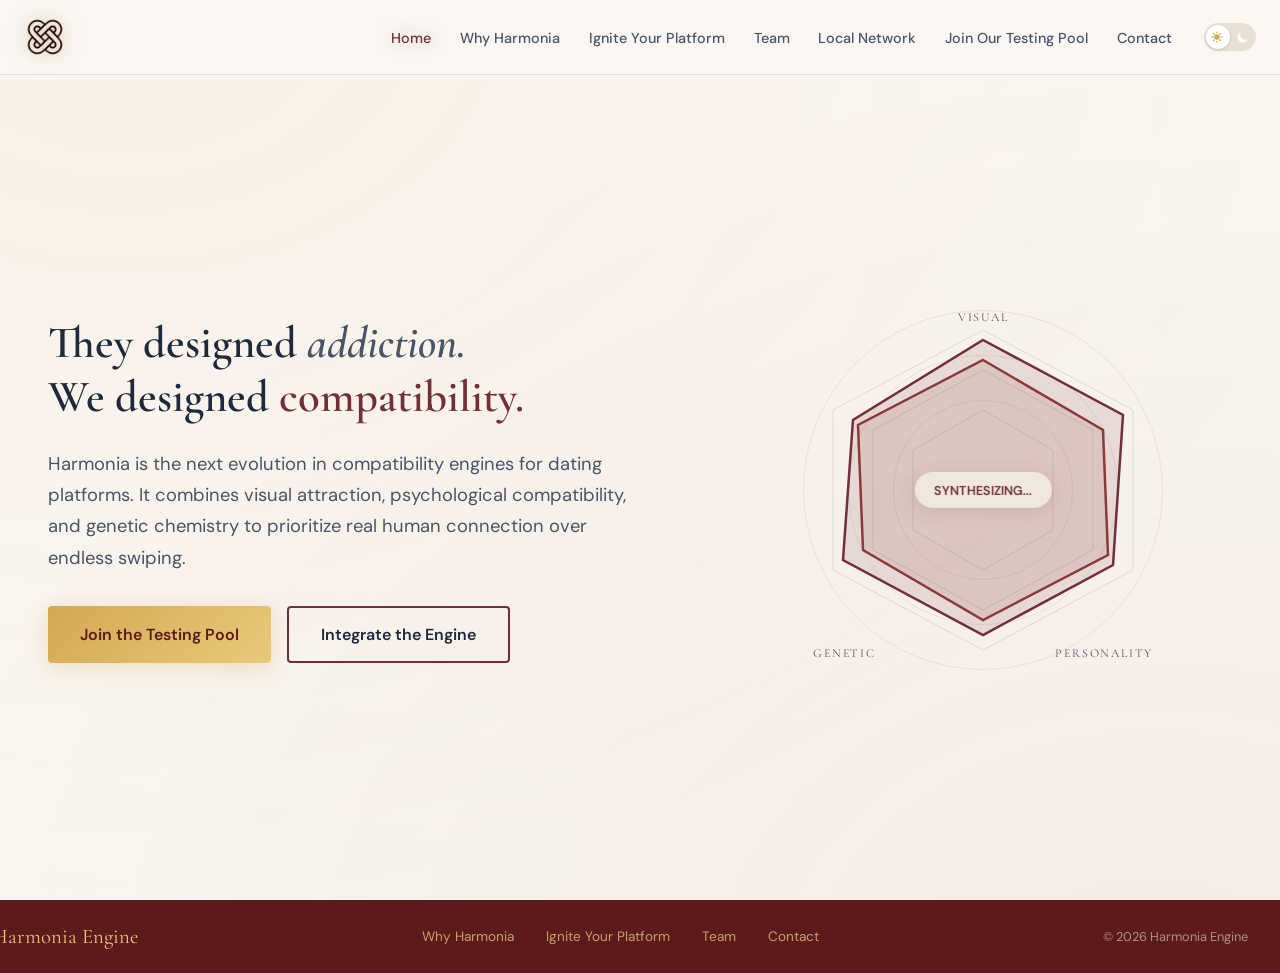
<file: index.html>
<!DOCTYPE html>
<html lang="en">
<head>
    <meta charset="UTF-8">
    <meta name="viewport" content="width=device-width, initial-scale=1.0, shrink-to-fit=no, viewport-fit=cover">
    <title>Harmonia - The Compatibility Engine</title>
    <link href="https://fonts.googleapis.com/css2?family=Cormorant+Garamond:wght@400;500;600;700&family=DM+Sans:wght@400;500;600;700&display=swap" rel="stylesheet">
    <link rel="stylesheet" href="assets/css/variables.css">
    <link rel="stylesheet" href="assets/css/base.css">
    <link rel="stylesheet" href="assets/css/nav.css">
    <link rel="stylesheet" href="assets/css/hero.css">
    <link rel="stylesheet" href="assets/css/sections.css">
    <link rel="stylesheet" href="assets/css/components.css">
    <link rel="stylesheet" href="assets/css/animations.css">
    <link rel="stylesheet" href="assets/css/responsive.css">
    <style>
        /* Override synthesis-knot-icon color so gradient fills work correctly */
        .synthesis-knot-icon {
            color: transparent !important;
        }
        [data-theme="dark"] .synthesis-knot-icon {
            color: transparent !important;
            filter: none;
        }
    </style>
</head>

<body>

    <!-- Navigation -->
    <nav>
        <div class="logo" onclick="window.location.href='index.html'" style="cursor:pointer">
            <img data-harmonia-logo alt="Harmonia Logo">
            <span class="sr-only">Harmonia</span>
        </div>
        <div class="nav-right">
            <ul class="nav-links">
                <li><a href="index.html" id="nav-home" class="active">Home</a></li>
                <li><a href="why-harmonia.html" id="nav-why-harmonia">Why Harmonia</a></li>
                <li><a href="partnerships.html" id="nav-partnerships">Ignite Your Platform</a></li>
                <li><a href="team.html" id="nav-team">Team</a></li>
                <li><a href="local-network.html" id="nav-local-network">Local Network</a></li>
                <li><a href="p2p-testing.html" id="nav-p2p">Join Our Testing Pool</a></li>
                <li><a href="contact.html" id="nav-contact">Contact</a></li>
            </ul>
            <button class="hamburger" onclick="toggleMobileNav()" aria-label="Toggle menu">
                <span></span>
                <span></span>
                <span></span>
            </button>
            <button class="theme-toggle" onclick="toggleTheme()" aria-label="Toggle dark mode">
                <div class="theme-toggle-icons">
                    <svg class="sun-icon" fill="currentColor" viewBox="0 0 20 20">
                        <path fill-rule="evenodd" d="M10 2a1 1 0 011 1v1a1 1 0 11-2 0V3a1 1 0 011-1zm4 8a4 4 0 11-8 0 4 4 0 018 0zm-.464 4.95l.707.707a1 1 0 001.414-1.414l-.707-.707a1 1 0 00-1.414 1.414zm2.12-10.607a1 1 0 010 1.414l-.706.707a1 1 0 11-1.414-1.414l.707-.707a1 1 0 011.414 0zM17 11a1 1 0 100-2h-1a1 1 0 100 2h1zm-7 4a1 1 0 011 1v1a1 1 0 11-2 0v-1a1 1 0 011-1zM5.05 6.464A1 1 0 106.465 5.05l-.708-.707a1 1 0 00-1.414 1.414l.707.707zm1.414 8.486l-.707.707a1 1 0 01-1.414-1.414l.707-.707a1 1 0 011.414 1.414zM4 11a1 1 0 100-2H3a1 1 0 000 2h1z" clip-rule="evenodd"/>
                    </svg>
                    <svg class="moon-icon" fill="currentColor" viewBox="0 0 20 20">
                        <path d="M17.293 13.293A8 8 0 016.707 2.707a8.001 8.001 0 1010.586 10.586z"/>
                    </svg>
                </div>
            </button>
        </div>
    </nav>

    <!-- HOME PAGE -->

    <div class="page active" id="page-home">
        <!-- HOME PAGE -->
            <section class="hero">
                <div class="hero-content">
                    <h1 class="tagline">
                        They designed <span class="addiction">addiction.</span><br>We designed <span class="compatibility">compatibility.</span>
                    </h1>
                    <p class="subtitle">Harmonia is the next evolution in compatibility engines for dating platforms. It combines visual attraction, psychological compatibility, and genetic chemistry to prioritize real human connection over endless swiping.</p>
                    <div class="btn-group">
                        <button class="btn btn-primary" onclick="window.location.href='p2p-testing.html'">Join the Testing Pool</button>
                        <button class="btn btn-secondary" onclick="window.location.href='partnerships.html'">Integrate the Engine</button>
                    </div>
                </div>
        
                <div class="radar-wrapper">
                    <div class="radar-bg-circle large"></div>
                    <div class="radar-bg-circle medium"></div>
                    <div class="radar-bg-circle small"></div>
                    
                    <div class="radar-container">
                        <svg class="radar-svg" viewBox="0 0 400 400">
                            <polygon class="radar-grid" points="200,40 350,120 350,280 200,360 50,280 50,120"/>
                            <polygon class="radar-grid" points="200,80 310,140 310,260 200,320 90,260 90,140"/>
                            <polygon class="radar-grid" points="200,120 270,160 270,240 200,280 130,240 130,160"/>
                            <polygon id="radarA" class="radar-shape-a" points="200,50 340,125 330,275 200,345 60,270 70,130"/>
                            <polygon id="radarB" class="radar-shape-b" points="200,70 320,140 325,265 200,330 80,260 75,135"/>
                        </svg>
                        
                        <span class="radar-label top">VISUAL</span>
                        <span class="radar-label bottom-left">GENETIC</span>
                        <span class="radar-label bottom-right">PERSONALITY</span>
                        
                        <div class="radar-status" id="radar-status">SYNTHESIZING...</div>
                    </div>
                </div>
            </section>

        <!-- Footer -->
        <footer>
            <div class="footer-inner">
                <span class="logo-text">Harmonia Engine</span>
                <div class="footer-links">
                    <a href="why-harmonia.html">Why Harmonia</a>
                    <a href="partnerships.html">Ignite Your Platform</a>
                    <a href="team.html">Team</a>
                    <a href="contact.html">Contact</a>
                </div>
                <p class="copyright">© 2026 Harmonia Engine</p>
            </div>
        </footer>
    </div>

    <!-- WHY HARMONIA PAGE -->

    <script src="assets/js/utils.js"></script>
    <script src="assets/js/nav.js"></script>
    <script src="assets/js/forms.js"></script>
    <script src="assets/js/animations.js"></script>
    <script src="assets/js/charts.js"></script>
    <script src="assets/js/main.js"></script>

    <!-- Two-tone synthesis knot logo: maroon (top-left strands) + gold (bottom-right strands) -->
    <script>
    (function() {
        // Inline gradient definitions injected as a hidden SVG into the DOM
        var GRAD_LIGHT = ''
            + '<linearGradient id="knotGrad" x1="0%" y1="0%" x2="100%" y2="100%">'
            +   '<stop offset="0%"   stop-color="#722F37"/>'
            +   '<stop offset="40%"  stop-color="#8B3A3A"/>'
            +   '<stop offset="60%"  stop-color="#C49040"/>'
            +   '<stop offset="100%" stop-color="#D4A853"/>'
            + '</linearGradient>';

        var GRAD_DARK = ''
            + '<linearGradient id="knotGradDark" x1="0%" y1="0%" x2="100%" y2="100%">'
            +   '<stop offset="0%"   stop-color="#a04558"/>'
            +   '<stop offset="40%"  stop-color="#b05060"/>'
            +   '<stop offset="60%"  stop-color="#d4a040"/>'
            +   '<stop offset="100%" stop-color="#F0C86E"/>'
            + '</linearGradient>';

        function ensureDefs() {
            if (document.getElementById('knotGrad')) return;
            var ns = 'http://www.w3.org/2000/svg';
            var svg = document.createElementNS(ns, 'svg');
            svg.setAttribute('aria-hidden', 'true');
            svg.style.cssText = 'position:absolute;width:0;height:0;overflow:hidden;pointer-events:none;';
            svg.innerHTML = '<defs>' + GRAD_LIGHT + GRAD_DARK + '</defs>';
            document.body.insertBefore(svg, document.body.firstChild);
        }

        function applyGradient() {
            ensureDefs();
            var isDark = document.documentElement.getAttribute('data-theme') === 'dark';
            var gradId = isDark ? 'knotGradDark' : 'knotGrad';
            var paths = document.querySelectorAll('.synthesis-knot-icon path');
            for (var i = 0; i < paths.length; i++) {
                paths[i].setAttribute('fill', 'url(#' + gradId + ')');
                paths[i].style.fill = '';
            }
        }

        // Run on DOM ready
        if (document.readyState === 'loading') {
            document.addEventListener('DOMContentLoaded', applyGradient);
        } else {
            applyGradient();
        }

        // Re-run on theme toggle
        var themeObs = new MutationObserver(function(muts) {
            for (var i = 0; i < muts.length; i++) {
                if (muts[i].attributeName === 'data-theme') { applyGradient(); break; }
            }
        });
        themeObs.observe(document.documentElement, { attributes: true });

        // Re-apply during animation (synthesis card fades logo in over ~3s)
        var ticks = 0;
        var iv = setInterval(function() {
            applyGradient();
            if (++ticks >= 40) clearInterval(iv);
        }, 300);

        // Hook into app.js animation triggers if available
        window._applyKnotGradient = applyGradient;
    })();
    </script>
</body>
</html>
</file>
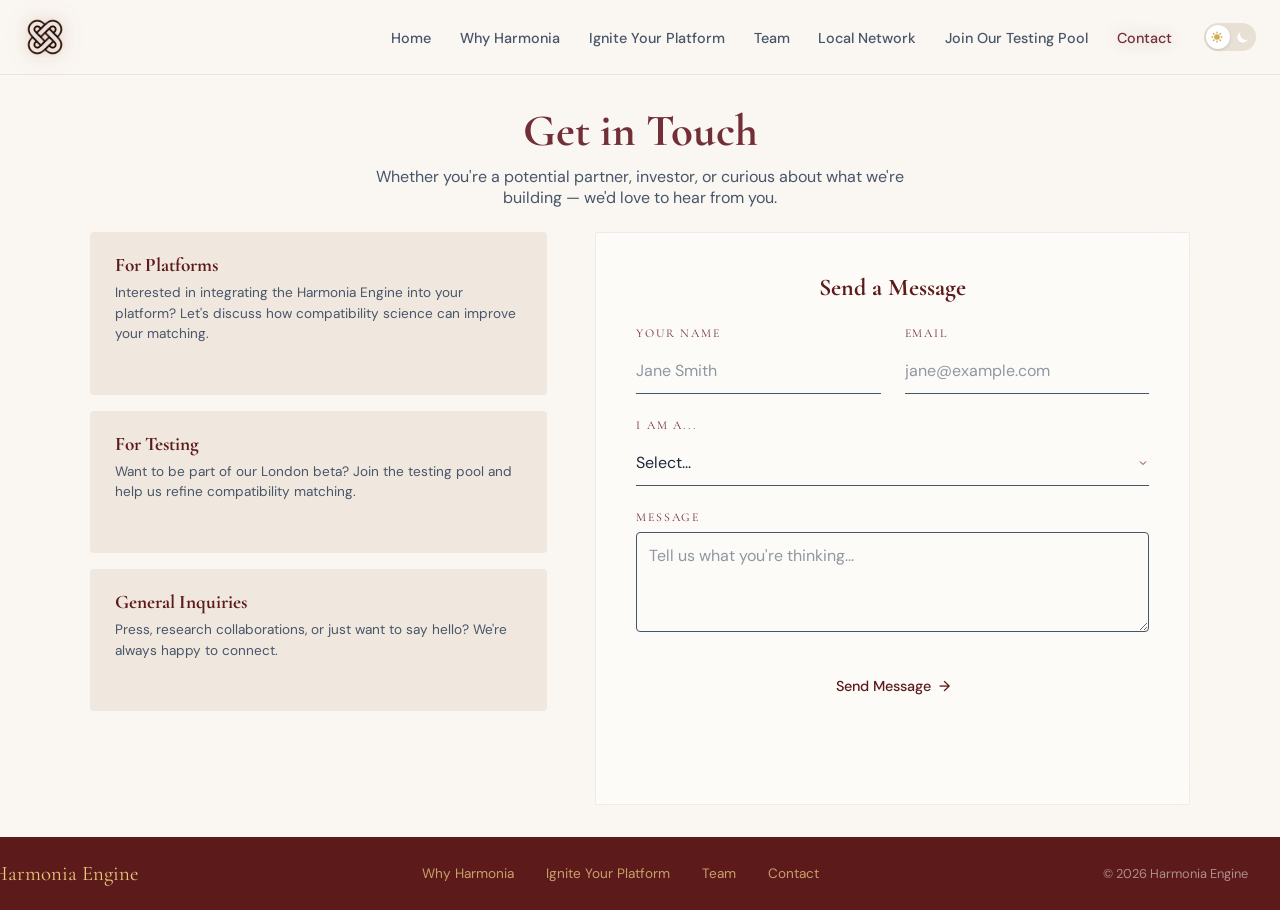
<file: contact.html>
<!DOCTYPE html>
<html lang="en">
<head>
    <meta charset="UTF-8">
    <meta name="viewport" content="width=device-width, initial-scale=1.0, shrink-to-fit=no, viewport-fit=cover">
    <title>Harmonia — Contact</title>
    <link href="https://fonts.googleapis.com/css2?family=Cormorant+Garamond:wght@400;500;600;700&family=DM+Sans:wght@400;500;600;700&display=swap" rel="stylesheet">
    <link rel="stylesheet" href="assets/css/variables.css">
    <link rel="stylesheet" href="assets/css/base.css">
    <link rel="stylesheet" href="assets/css/nav.css">
    <link rel="stylesheet" href="assets/css/hero.css">
    <link rel="stylesheet" href="assets/css/sections.css">
    <link rel="stylesheet" href="assets/css/components.css">
    <link rel="stylesheet" href="assets/css/animations.css">
    <link rel="stylesheet" href="assets/css/responsive.css">
    <style>
        /* Override synthesis-knot-icon color so gradient fills work correctly */
        .synthesis-knot-icon {
            color: transparent !important;
        }
        [data-theme="dark"] .synthesis-knot-icon {
            color: transparent !important;
            filter: none;
        }
    </style>
</head>

<body>

    <!-- Navigation -->
    <nav>
        <div class="logo" onclick="window.location.href='index.html'" style="cursor:pointer">
            <img data-harmonia-logo alt="Harmonia Logo">
            <span class="sr-only">Harmonia</span>
        </div>
        <div class="nav-right">
            <ul class="nav-links">
                <li><a href="index.html" id="nav-home" class="active">Home</a></li>
                <li><a href="why-harmonia.html" id="nav-why-harmonia">Why Harmonia</a></li>
                <li><a href="partnerships.html" id="nav-partnerships">Ignite Your Platform</a></li>
                <li><a href="team.html" id="nav-team">Team</a></li>
                <li><a href="local-network.html" id="nav-local-network">Local Network</a></li>
                <li><a href="p2p-testing.html" id="nav-p2p">Join Our Testing Pool</a></li>
                <li><a href="contact.html" id="nav-contact" class="active">Contact</a></li>
            </ul>
            <button class="hamburger" onclick="toggleMobileNav()" aria-label="Toggle menu">
                <span></span>
                <span></span>
                <span></span>
            </button>
            <button class="theme-toggle" onclick="toggleTheme()" aria-label="Toggle dark mode">
                <div class="theme-toggle-icons">
                    <svg class="sun-icon" fill="currentColor" viewBox="0 0 20 20">
                        <path fill-rule="evenodd" d="M10 2a1 1 0 011 1v1a1 1 0 11-2 0V3a1 1 0 011-1zm4 8a4 4 0 11-8 0 4 4 0 018 0zm-.464 4.95l.707.707a1 1 0 001.414-1.414l-.707-.707a1 1 0 00-1.414 1.414zm2.12-10.607a1 1 0 010 1.414l-.706.707a1 1 0 11-1.414-1.414l.707-.707a1 1 0 011.414 0zM17 11a1 1 0 100-2h-1a1 1 0 100 2h1zm-7 4a1 1 0 011 1v1a1 1 0 11-2 0v-1a1 1 0 011-1zM5.05 6.464A1 1 0 106.465 5.05l-.708-.707a1 1 0 00-1.414 1.414l.707.707zm1.414 8.486l-.707.707a1 1 0 01-1.414-1.414l.707-.707a1 1 0 011.414 1.414zM4 11a1 1 0 100-2H3a1 1 0 000 2h1z" clip-rule="evenodd"/>
                    </svg>
                    <svg class="moon-icon" fill="currentColor" viewBox="0 0 20 20">
                        <path d="M17.293 13.293A8 8 0 016.707 2.707a8.001 8.001 0 1010.586 10.586z"/>
                    </svg>
                </div>
            </button>
        </div>
    </nav>

    <!-- HOME PAGE -->

        <section class="contact-section">
                <div class="contact-header">
                    <h2>Get in Touch</h2>
                    <p>Whether you're a potential partner, investor, or curious about what we're building — we'd love to hear from you.</p>
                </div>
        
                <div class="contact-layout">
                    <div class="contact-options">
                        <div class="contact-card" data-type="platform" onclick="selectContactType(this, 'platform')">
                            <h3>For Platforms</h3>
                            <p>Interested in integrating the Harmonia Engine into your platform? Let's discuss how compatibility science can improve your matching.</p>
                            <span class="card-indicator">Selected →</span>
                        </div>
        
                        <div class="contact-card" data-type="individual" onclick="selectContactType(this, 'individual')">
                            <h3>For Testing</h3>
                            <p>Want to be part of our London beta? Join the testing pool and help us refine compatibility matching.</p>
                            <span class="card-indicator">Selected →</span>
                        </div>
        
                        <div class="contact-card" data-type="other" onclick="selectContactType(this, 'other')">
                            <h3>General Inquiries</h3>
                            <p>Press, research collaborations, or just want to say hello? We're always happy to connect.</p>
                            <span class="card-indicator">Selected →</span>
                        </div>
                    </div>
        
                    <div class="regal-form-container">
                        <form class="regal-form" id="contactForm">
                            <h3>Send a Message</h3>
                            
                            <div class="form-row">
                                <div class="input-group">
                                    <label for="contact-name">Your Name</label>
                                    <input type="text" id="contact-name" name="name" required placeholder="Jane Smith">
                                </div>
                                <div class="input-group">
                                    <label for="contact-email">Email</label>
                                    <input type="email" id="contact-email" name="email" required placeholder="jane@example.com">
                                </div>
                            </div>
        
                            <div class="input-group">
                                <label for="contact-type">I am a...</label>
                                <select id="contact-type" name="type" required>
                                    <option value="">Select...</option>
                                    <option value="platform">Dating Platform</option>
                                    <option value="investor">Investor</option>
                                    <option value="researcher">Researcher</option>
                                    <option value="press">Press</option>
                                    <option value="individual">Individual User</option>
                                    <option value="other">Other</option>
                                </select>
                            </div>
        
                            <div class="input-group">
                                <label for="contact-message">Message</label>
                                <textarea id="contact-message" name="message" required placeholder="Tell us what you're thinking..."></textarea>
                            </div>
        
                            <button type="submit" class="submit-btn" id="submitBtn">
                                <span class="btn-text">Send Message</span>
                                <span class="arrow">→</span>
                            </button>
        
                            <div class="form-success" id="formSuccess">
                                Message received. We will be in touch shortly.
                            </div>
                        </form>
                    </div>
                </div>
            </section>

        <!-- Footer -->
        <footer>
            <div class="footer-inner">
                <span class="logo-text">Harmonia Engine</span>
                <div class="footer-links">
                    <a href="why-harmonia.html">Why Harmonia</a>
                    <a href="partnerships.html">Ignite Your Platform</a>
                    <a href="team.html">Team</a>
                    <a href="contact.html">Contact</a>
                </div>
                <p class="copyright">© 2026 Harmonia Engine</p>
            </div>
        </footer>
    </div>


    <script src="assets/js/utils.js"></script>
    <script src="assets/js/nav.js"></script>
    <script src="assets/js/forms.js"></script>
    <script src="assets/js/animations.js"></script>
    <script src="assets/js/charts.js"></script>
    <script src="assets/js/main.js"></script>

    <!-- Two-tone synthesis knot logo: maroon (top-left strands) + gold (bottom-right strands) -->
    <script>
    (function() {
        // Inline gradient definitions injected as a hidden SVG into the DOM
        var GRAD_LIGHT = ''
            + '<linearGradient id="knotGrad" x1="0%" y1="0%" x2="100%" y2="100%">'
            +   '<stop offset="0%"   stop-color="#722F37"/>'
            +   '<stop offset="40%"  stop-color="#8B3A3A"/>'
            +   '<stop offset="60%"  stop-color="#C49040"/>'
            +   '<stop offset="100%" stop-color="#D4A853"/>'
            + '</linearGradient>';

        var GRAD_DARK = ''
            + '<linearGradient id="knotGradDark" x1="0%" y1="0%" x2="100%" y2="100%">'
            +   '<stop offset="0%"   stop-color="#a04558"/>'
            +   '<stop offset="40%"  stop-color="#b05060"/>'
            +   '<stop offset="60%"  stop-color="#d4a040"/>'
            +   '<stop offset="100%" stop-color="#F0C86E"/>'
            + '</linearGradient>';

        function ensureDefs() {
            if (document.getElementById('knotGrad')) return;
            var ns = 'http://www.w3.org/2000/svg';
            var svg = document.createElementNS(ns, 'svg');
            svg.setAttribute('aria-hidden', 'true');
            svg.style.cssText = 'position:absolute;width:0;height:0;overflow:hidden;pointer-events:none;';
            svg.innerHTML = '<defs>' + GRAD_LIGHT + GRAD_DARK + '</defs>';
            document.body.insertBefore(svg, document.body.firstChild);
        }

        function applyGradient() {
            ensureDefs();
            var isDark = document.documentElement.getAttribute('data-theme') === 'dark';
            var gradId = isDark ? 'knotGradDark' : 'knotGrad';
            var paths = document.querySelectorAll('.synthesis-knot-icon path');
            for (var i = 0; i < paths.length; i++) {
                paths[i].setAttribute('fill', 'url(#' + gradId + ')');
                paths[i].style.fill = '';
            }
        }

        // Run on DOM ready
        if (document.readyState === 'loading') {
            document.addEventListener('DOMContentLoaded', applyGradient);
        } else {
            applyGradient();
        }

        // Re-run on theme toggle
        var themeObs = new MutationObserver(function(muts) {
            for (var i = 0; i < muts.length; i++) {
                if (muts[i].attributeName === 'data-theme') { applyGradient(); break; }
            }
        });
        themeObs.observe(document.documentElement, { attributes: true });

        // Re-apply during animation (synthesis card fades logo in over ~3s)
        var ticks = 0;
        var iv = setInterval(function() {
            applyGradient();
            if (++ticks >= 40) clearInterval(iv);
        }, 300);

        // Hook into app.js animation triggers if available
        window._applyKnotGradient = applyGradient;
    })();
    </script>
</body>
</html>
</file>
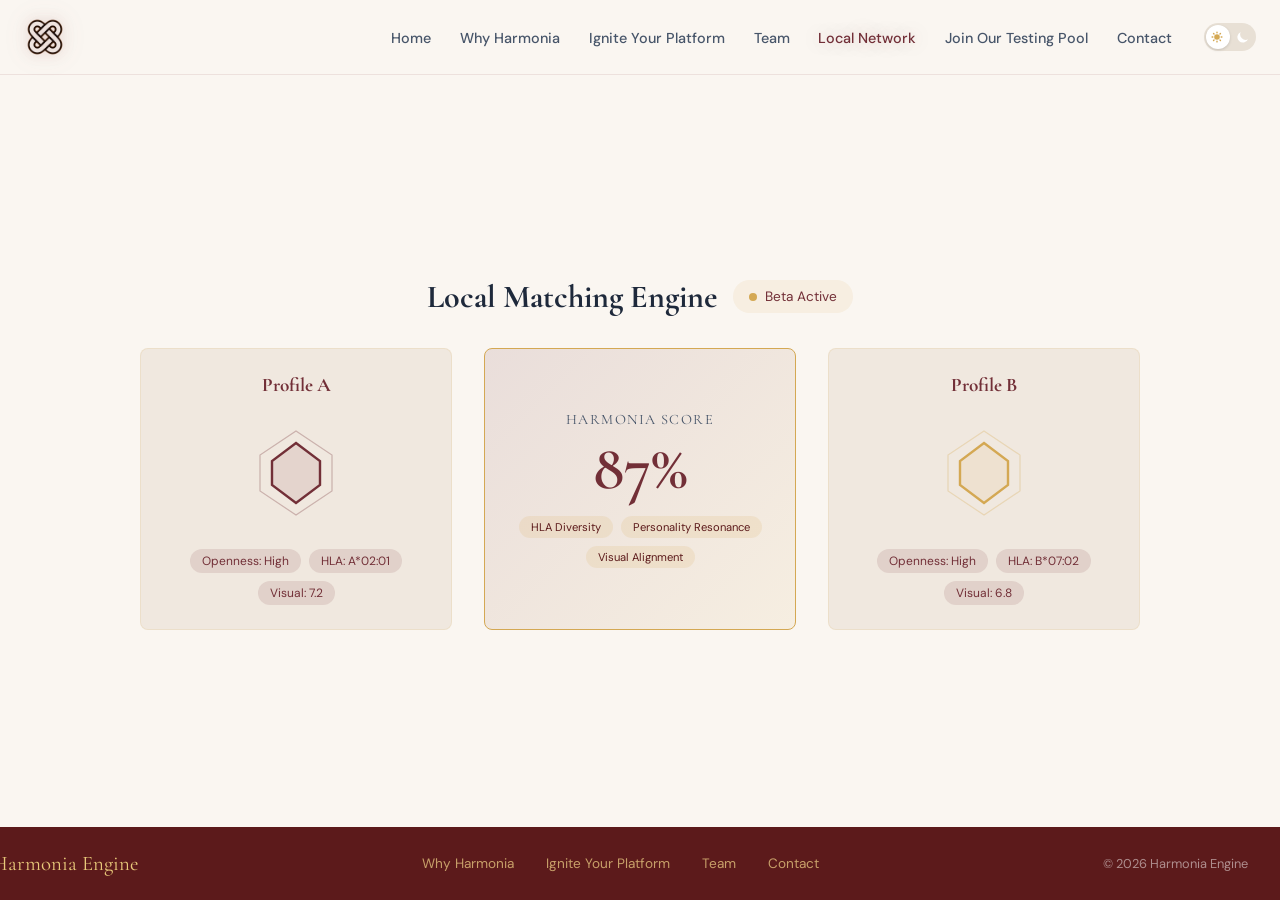
<file: local-network.html>
<!DOCTYPE html>
<html lang="en">
<head>
    <meta charset="UTF-8">
    <meta name="viewport" content="width=device-width, initial-scale=1.0, shrink-to-fit=no, viewport-fit=cover">
    <title>Harmonia — Local Network</title>
    <link href="https://fonts.googleapis.com/css2?family=Cormorant+Garamond:wght@400;500;600;700&family=DM+Sans:wght@400;500;600;700&display=swap" rel="stylesheet">
    <link rel="stylesheet" href="assets/css/variables.css">
    <link rel="stylesheet" href="assets/css/base.css">
    <link rel="stylesheet" href="assets/css/nav.css">
    <link rel="stylesheet" href="assets/css/hero.css">
    <link rel="stylesheet" href="assets/css/sections.css">
    <link rel="stylesheet" href="assets/css/components.css">
    <link rel="stylesheet" href="assets/css/animations.css">
    <link rel="stylesheet" href="assets/css/responsive.css">
    <style>
        /* Override synthesis-knot-icon color so gradient fills work correctly */
        .synthesis-knot-icon {
            color: transparent !important;
        }
        [data-theme="dark"] .synthesis-knot-icon {
            color: transparent !important;
            filter: none;
        }
    </style>
</head>

<body>

    <!-- Navigation -->
    <nav>
        <div class="logo" onclick="window.location.href='index.html'" style="cursor:pointer">
            <img data-harmonia-logo alt="Harmonia Logo">
            <span class="sr-only">Harmonia</span>
        </div>
        <div class="nav-right">
            <ul class="nav-links">
                <li><a href="index.html" id="nav-home" class="active">Home</a></li>
                <li><a href="why-harmonia.html" id="nav-why-harmonia">Why Harmonia</a></li>
                <li><a href="partnerships.html" id="nav-partnerships">Ignite Your Platform</a></li>
                <li><a href="team.html" id="nav-team">Team</a></li>
                <li><a href="local-network.html" id="nav-local-network" class="active">Local Network</a></li>
                <li><a href="p2p-testing.html" id="nav-p2p">Join Our Testing Pool</a></li>
                <li><a href="contact.html" id="nav-contact">Contact</a></li>
            </ul>
            <button class="hamburger" onclick="toggleMobileNav()" aria-label="Toggle menu">
                <span></span>
                <span></span>
                <span></span>
            </button>
            <button class="theme-toggle" onclick="toggleTheme()" aria-label="Toggle dark mode">
                <div class="theme-toggle-icons">
                    <svg class="sun-icon" fill="currentColor" viewBox="0 0 20 20">
                        <path fill-rule="evenodd" d="M10 2a1 1 0 011 1v1a1 1 0 11-2 0V3a1 1 0 011-1zm4 8a4 4 0 11-8 0 4 4 0 018 0zm-.464 4.95l.707.707a1 1 0 001.414-1.414l-.707-.707a1 1 0 00-1.414 1.414zm2.12-10.607a1 1 0 010 1.414l-.706.707a1 1 0 11-1.414-1.414l.707-.707a1 1 0 011.414 0zM17 11a1 1 0 100-2h-1a1 1 0 100 2h1zm-7 4a1 1 0 011 1v1a1 1 0 11-2 0v-1a1 1 0 011-1zM5.05 6.464A1 1 0 106.465 5.05l-.708-.707a1 1 0 00-1.414 1.414l.707.707zm1.414 8.486l-.707.707a1 1 0 01-1.414-1.414l.707-.707a1 1 0 011.414 1.414zM4 11a1 1 0 100-2H3a1 1 0 000 2h1z" clip-rule="evenodd"/>
                    </svg>
                    <svg class="moon-icon" fill="currentColor" viewBox="0 0 20 20">
                        <path d="M17.293 13.293A8 8 0 016.707 2.707a8.001 8.001 0 1010.586 10.586z"/>
                    </svg>
                </div>
            </button>
        </div>
    </nav>

    <!-- HOME PAGE -->

        <section class="engine-container">
            <div class="engine-header">
                <h2 class="engine-title">Local Matching Engine</h2>
                <div class="engine-status">
                    <span class="status-dot"></span>
                    <span>Beta Active</span>
                </div>
            </div>

            <div class="engine-content">
                <div class="profile-panel">
                    <h4>Profile A</h4>
                    <div class="profile-radar">
                        <svg viewBox="0 0 100 100" width="120" height="120">
                            <polygon points="50,15 80,35 80,65 50,85 20,65 20,35" fill="none" stroke="rgba(114,47,55,0.3)" stroke-width="1"/>
                            <polygon points="50,25 70,40 70,60 50,75 30,60 30,40" fill="rgba(114,47,55,0.1)" stroke="var(--maroon)" stroke-width="2"/>
                        </svg>
                    </div>
                    <div class="profile-traits">
                        <span class="trait-tag">Openness: High</span>
                        <span class="trait-tag">HLA: A*02:01</span>
                        <span class="trait-tag">Visual: 7.2</span>
                    </div>
                </div>

                <div class="compatibility-panel">
                    <p class="compatibility-label">Harmonia Score</p>
                    <div class="compatibility-score">87%</div>
                    <div class="connection-themes">
                        <span class="theme-badge">HLA Diversity</span>
                        <span class="theme-badge">Personality Resonance</span>
                        <span class="theme-badge">Visual Alignment</span>
                    </div>
                </div>

                <div class="profile-panel">
                    <h4>Profile B</h4>
                    <div class="profile-radar">
                        <svg viewBox="0 0 100 100" width="120" height="120">
                            <polygon points="50,15 80,35 80,65 50,85 20,65 20,35" fill="none" stroke="rgba(212,168,83,0.3)" stroke-width="1"/>
                            <polygon points="50,25 70,40 70,60 50,75 30,60 30,40" fill="rgba(212,168,83,0.1)" stroke="var(--gold)" stroke-width="2"/>
                        </svg>
                    </div>
                    <div class="profile-traits">
                        <span class="trait-tag">Openness: High</span>
                        <span class="trait-tag">HLA: B*07:02</span>
                        <span class="trait-tag">Visual: 6.8</span>
                    </div>
                </div>
            </div>
        </section>

        <!-- Footer -->
        <footer>
            <div class="footer-inner">
                <span class="logo-text">Harmonia Engine</span>
                <div class="footer-links">
                    <a href="why-harmonia.html">Why Harmonia</a>
                    <a href="partnerships.html">Ignite Your Platform</a>
                    <a href="team.html">Team</a>
                    <a href="contact.html">Contact</a>
                </div>
                <p class="copyright">© 2026 Harmonia Engine</p>
            </div>
        </footer>
    </div>


    <script src="assets/js/utils.js"></script>
    <script src="assets/js/nav.js"></script>
    <script src="assets/js/forms.js"></script>
    <script src="assets/js/animations.js"></script>
    <script src="assets/js/charts.js"></script>
    <script src="assets/js/main.js"></script>

    <!-- Two-tone synthesis knot logo: maroon (top-left strands) + gold (bottom-right strands) -->
    <script>
    (function() {
        // Inline gradient definitions injected as a hidden SVG into the DOM
        var GRAD_LIGHT = ''
            + '<linearGradient id="knotGrad" x1="0%" y1="0%" x2="100%" y2="100%">'
            +   '<stop offset="0%"   stop-color="#722F37"/>'
            +   '<stop offset="40%"  stop-color="#8B3A3A"/>'
            +   '<stop offset="60%"  stop-color="#C49040"/>'
            +   '<stop offset="100%" stop-color="#D4A853"/>'
            + '</linearGradient>';

        var GRAD_DARK = ''
            + '<linearGradient id="knotGradDark" x1="0%" y1="0%" x2="100%" y2="100%">'
            +   '<stop offset="0%"   stop-color="#a04558"/>'
            +   '<stop offset="40%"  stop-color="#b05060"/>'
            +   '<stop offset="60%"  stop-color="#d4a040"/>'
            +   '<stop offset="100%" stop-color="#F0C86E"/>'
            + '</linearGradient>';

        function ensureDefs() {
            if (document.getElementById('knotGrad')) return;
            var ns = 'http://www.w3.org/2000/svg';
            var svg = document.createElementNS(ns, 'svg');
            svg.setAttribute('aria-hidden', 'true');
            svg.style.cssText = 'position:absolute;width:0;height:0;overflow:hidden;pointer-events:none;';
            svg.innerHTML = '<defs>' + GRAD_LIGHT + GRAD_DARK + '</defs>';
            document.body.insertBefore(svg, document.body.firstChild);
        }

        function applyGradient() {
            ensureDefs();
            var isDark = document.documentElement.getAttribute('data-theme') === 'dark';
            var gradId = isDark ? 'knotGradDark' : 'knotGrad';
            var paths = document.querySelectorAll('.synthesis-knot-icon path');
            for (var i = 0; i < paths.length; i++) {
                paths[i].setAttribute('fill', 'url(#' + gradId + ')');
                paths[i].style.fill = '';
            }
        }

        // Run on DOM ready
        if (document.readyState === 'loading') {
            document.addEventListener('DOMContentLoaded', applyGradient);
        } else {
            applyGradient();
        }

        // Re-run on theme toggle
        var themeObs = new MutationObserver(function(muts) {
            for (var i = 0; i < muts.length; i++) {
                if (muts[i].attributeName === 'data-theme') { applyGradient(); break; }
            }
        });
        themeObs.observe(document.documentElement, { attributes: true });

        // Re-apply during animation (synthesis card fades logo in over ~3s)
        var ticks = 0;
        var iv = setInterval(function() {
            applyGradient();
            if (++ticks >= 40) clearInterval(iv);
        }, 300);

        // Hook into app.js animation triggers if available
        window._applyKnotGradient = applyGradient;
    })();
    </script>
</body>
</html>
</file>
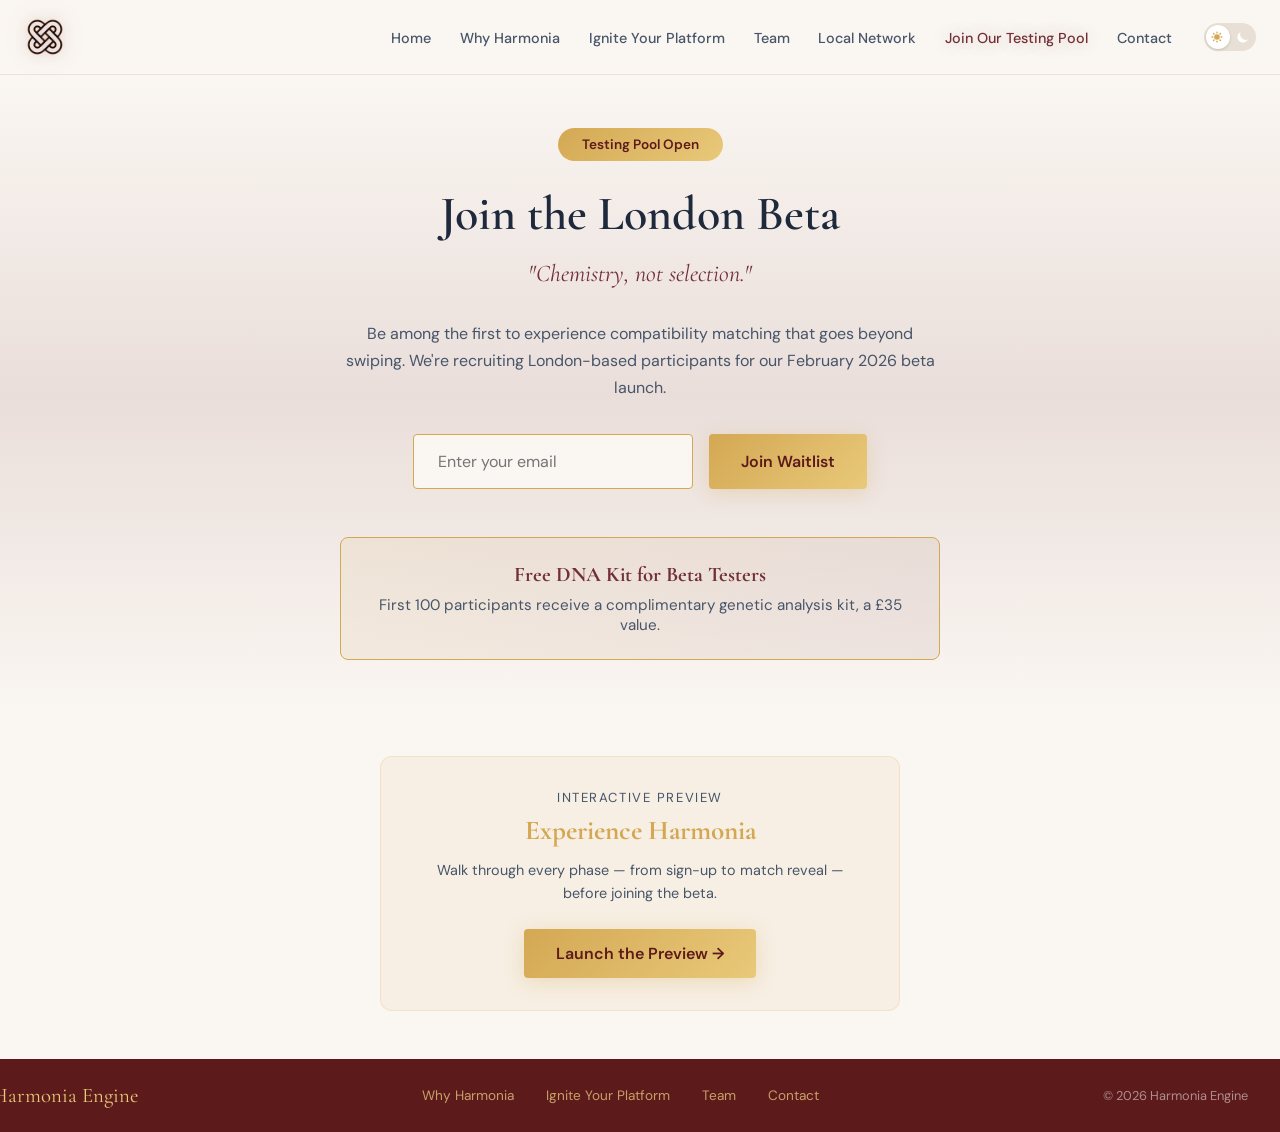
<file: p2p-testing.html>
<!DOCTYPE html>
<html lang="en">
<head>
    <meta charset="UTF-8">
    <meta name="viewport" content="width=device-width, initial-scale=1.0, shrink-to-fit=no, viewport-fit=cover">
    <title>Harmonia — Join Our Testing Pool</title>
    <link href="https://fonts.googleapis.com/css2?family=Cormorant+Garamond:wght@400;500;600;700&family=DM+Sans:wght@400;500;600;700&display=swap" rel="stylesheet">
    <link rel="stylesheet" href="assets/css/variables.css">
    <link rel="stylesheet" href="assets/css/base.css">
    <link rel="stylesheet" href="assets/css/nav.css">
    <link rel="stylesheet" href="assets/css/hero.css">
    <link rel="stylesheet" href="assets/css/sections.css">
    <link rel="stylesheet" href="assets/css/components.css">
    <link rel="stylesheet" href="assets/css/animations.css">
    <link rel="stylesheet" href="assets/css/responsive.css">
    <style>
        /* Override synthesis-knot-icon color so gradient fills work correctly */
        .synthesis-knot-icon {
            color: transparent !important;
        }
        [data-theme="dark"] .synthesis-knot-icon {
            color: transparent !important;
            filter: none;
        }
    </style>
</head>

<body>

    <!-- Navigation -->
    <nav>
        <div class="logo" onclick="window.location.href='index.html'" style="cursor:pointer">
            <img data-harmonia-logo alt="Harmonia Logo">
            <span class="sr-only">Harmonia</span>
        </div>
        <div class="nav-right">
            <ul class="nav-links">
                <li><a href="index.html" id="nav-home" class="active">Home</a></li>
                <li><a href="why-harmonia.html" id="nav-why-harmonia">Why Harmonia</a></li>
                <li><a href="partnerships.html" id="nav-partnerships">Ignite Your Platform</a></li>
                <li><a href="team.html" id="nav-team">Team</a></li>
                <li><a href="local-network.html" id="nav-local-network">Local Network</a></li>
                <li><a href="p2p-testing.html" id="nav-p2p" class="active">Join Our Testing Pool</a></li>
                <li><a href="contact.html" id="nav-contact">Contact</a></li>
            </ul>
            <button class="hamburger" onclick="toggleMobileNav()" aria-label="Toggle menu">
                <span></span>
                <span></span>
                <span></span>
            </button>
            <button class="theme-toggle" onclick="toggleTheme()" aria-label="Toggle dark mode">
                <div class="theme-toggle-icons">
                    <svg class="sun-icon" fill="currentColor" viewBox="0 0 20 20">
                        <path fill-rule="evenodd" d="M10 2a1 1 0 011 1v1a1 1 0 11-2 0V3a1 1 0 011-1zm4 8a4 4 0 11-8 0 4 4 0 018 0zm-.464 4.95l.707.707a1 1 0 001.414-1.414l-.707-.707a1 1 0 00-1.414 1.414zm2.12-10.607a1 1 0 010 1.414l-.706.707a1 1 0 11-1.414-1.414l.707-.707a1 1 0 011.414 0zM17 11a1 1 0 100-2h-1a1 1 0 100 2h1zm-7 4a1 1 0 011 1v1a1 1 0 11-2 0v-1a1 1 0 011-1zM5.05 6.464A1 1 0 106.465 5.05l-.708-.707a1 1 0 00-1.414 1.414l.707.707zm1.414 8.486l-.707.707a1 1 0 01-1.414-1.414l.707-.707a1 1 0 011.414 1.414zM4 11a1 1 0 100-2H3a1 1 0 000 2h1z" clip-rule="evenodd"/>
                    </svg>
                    <svg class="moon-icon" fill="currentColor" viewBox="0 0 20 20">
                        <path d="M17.293 13.293A8 8 0 016.707 2.707a8.001 8.001 0 1010.586 10.586z"/>
                    </svg>
                </div>
            </button>
        </div>
    </nav>

    <!-- HOME PAGE -->

        <section class="p2p-section">
            <div class="coming-soon-container">
                <span class="coming-soon-badge">Testing Pool Open</span>
                <h2 class="p2p-title">Join the London Beta</h2>
                <p class="rebellion-tagline">"Chemistry, not selection."</p>
                
                <p class="p2p-subtitle">
                    Be among the first to experience compatibility matching that goes beyond swiping. We're recruiting London-based participants for our February 2026 beta launch.
                </p>

                <div class="waitlist-form">
                    <form id="waitlistForm">
                        <input type="email" name="email" placeholder="Enter your email" required>
                        <button type="submit" class="btn btn-primary">Join Waitlist</button>
                    </form>
                    <div id="waitlistMessage" class="form-message"></div>
                </div>

                <div class="free-dna-banner">
                    <h3>Free DNA Kit for Beta Testers</h3>
                    <p>First 100 participants receive a complimentary genetic analysis kit, a £35 value.</p>
                </div>
            </div>
        </section>


            <div class="preview-cta" style="margin-top:48px;text-align:center;padding:32px;background:rgba(212,168,83,0.08);border:1px solid rgba(212,168,83,0.2);border-radius:12px;max-width:520px;margin-left:auto;margin-right:auto;margin-bottom:48px;">
                <p style="font-size:0.82rem;color:var(--slate);text-transform:uppercase;letter-spacing:0.12em;margin-bottom:8px">Interactive Preview</p>
                <h3 style="color:var(--gold);font-family:'Cormorant Garamond',serif;font-size:1.7rem;margin-bottom:12px">Experience Harmonia</h3>
                <p style="color:var(--slate);margin-bottom:24px;font-size:0.9rem;line-height:1.6">Walk through every phase — from sign-up to match reveal — before joining the beta.</p>
                <a href="harmonia-preview/index.html" class="btn btn-primary" style="display:inline-block;text-decoration:none;padding:14px 32px;">Launch the Preview →</a>
            </div>
        <!-- Footer -->
        <footer>
            <div class="footer-inner">
                <span class="logo-text">Harmonia Engine</span>
                <div class="footer-links">
                    <a href="why-harmonia.html">Why Harmonia</a>
                    <a href="partnerships.html">Ignite Your Platform</a>
                    <a href="team.html">Team</a>
                    <a href="contact.html">Contact</a>
                </div>
                <p class="copyright">© 2026 Harmonia Engine</p>
            </div>
        </footer>
    </div>


    <script src="assets/js/utils.js"></script>
    <script src="assets/js/nav.js"></script>
    <script src="assets/js/forms.js"></script>
    <script src="assets/js/animations.js"></script>
    <script src="assets/js/charts.js"></script>
    <script src="assets/js/main.js"></script>

    <!-- Two-tone synthesis knot logo: maroon (top-left strands) + gold (bottom-right strands) -->
    <script>
    (function() {
        // Inline gradient definitions injected as a hidden SVG into the DOM
        var GRAD_LIGHT = ''
            + '<linearGradient id="knotGrad" x1="0%" y1="0%" x2="100%" y2="100%">'
            +   '<stop offset="0%"   stop-color="#722F37"/>'
            +   '<stop offset="40%"  stop-color="#8B3A3A"/>'
            +   '<stop offset="60%"  stop-color="#C49040"/>'
            +   '<stop offset="100%" stop-color="#D4A853"/>'
            + '</linearGradient>';

        var GRAD_DARK = ''
            + '<linearGradient id="knotGradDark" x1="0%" y1="0%" x2="100%" y2="100%">'
            +   '<stop offset="0%"   stop-color="#a04558"/>'
            +   '<stop offset="40%"  stop-color="#b05060"/>'
            +   '<stop offset="60%"  stop-color="#d4a040"/>'
            +   '<stop offset="100%" stop-color="#F0C86E"/>'
            + '</linearGradient>';

        function ensureDefs() {
            if (document.getElementById('knotGrad')) return;
            var ns = 'http://www.w3.org/2000/svg';
            var svg = document.createElementNS(ns, 'svg');
            svg.setAttribute('aria-hidden', 'true');
            svg.style.cssText = 'position:absolute;width:0;height:0;overflow:hidden;pointer-events:none;';
            svg.innerHTML = '<defs>' + GRAD_LIGHT + GRAD_DARK + '</defs>';
            document.body.insertBefore(svg, document.body.firstChild);
        }

        function applyGradient() {
            ensureDefs();
            var isDark = document.documentElement.getAttribute('data-theme') === 'dark';
            var gradId = isDark ? 'knotGradDark' : 'knotGrad';
            var paths = document.querySelectorAll('.synthesis-knot-icon path');
            for (var i = 0; i < paths.length; i++) {
                paths[i].setAttribute('fill', 'url(#' + gradId + ')');
                paths[i].style.fill = '';
            }
        }

        // Run on DOM ready
        if (document.readyState === 'loading') {
            document.addEventListener('DOMContentLoaded', applyGradient);
        } else {
            applyGradient();
        }

        // Re-run on theme toggle
        var themeObs = new MutationObserver(function(muts) {
            for (var i = 0; i < muts.length; i++) {
                if (muts[i].attributeName === 'data-theme') { applyGradient(); break; }
            }
        });
        themeObs.observe(document.documentElement, { attributes: true });

        // Re-apply during animation (synthesis card fades logo in over ~3s)
        var ticks = 0;
        var iv = setInterval(function() {
            applyGradient();
            if (++ticks >= 40) clearInterval(iv);
        }, 300);

        // Hook into app.js animation triggers if available
        window._applyKnotGradient = applyGradient;
    })();
    </script>
</body>
</html>
</file>
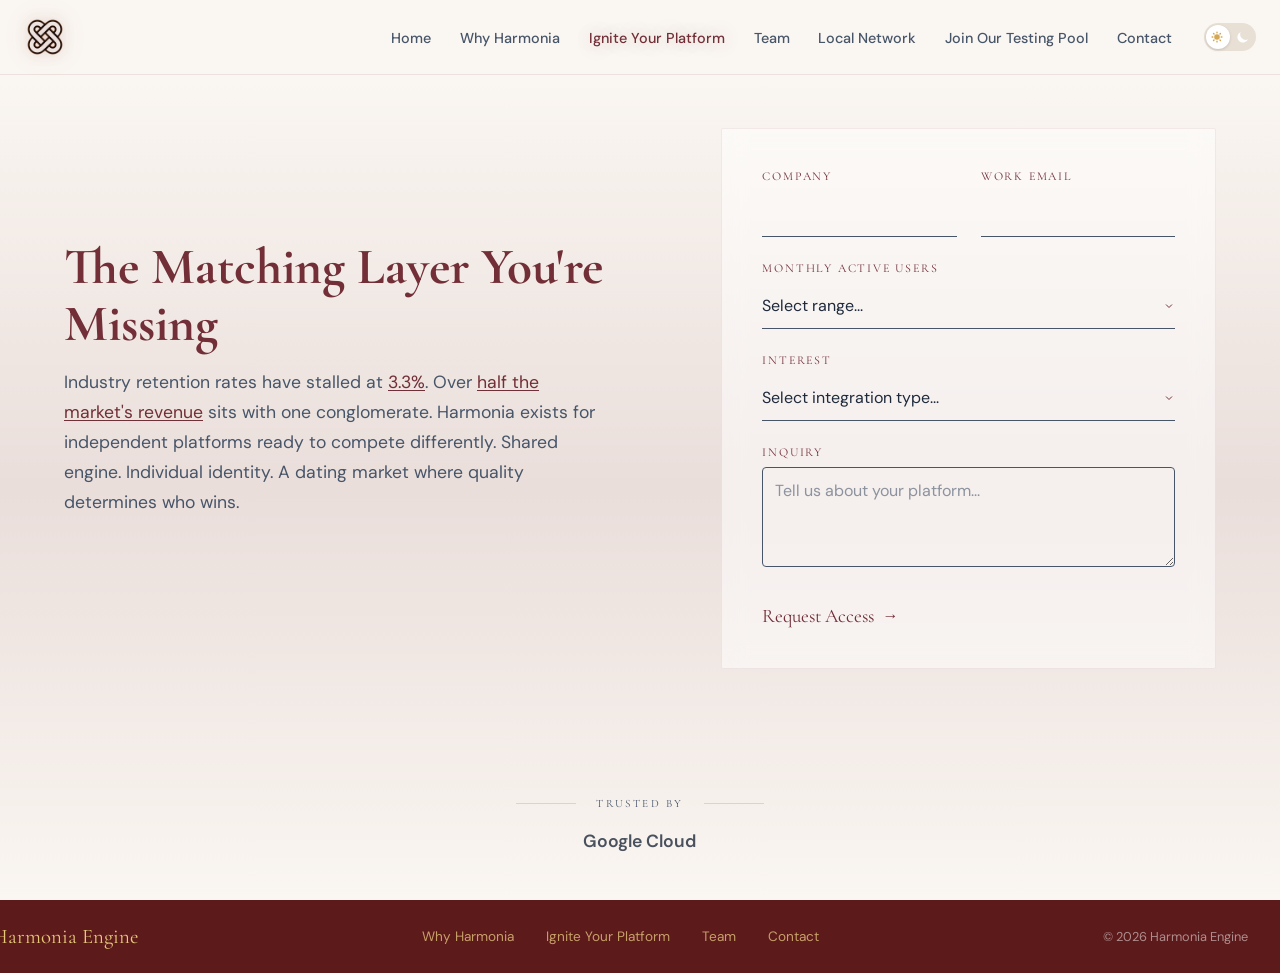
<file: partnerships.html>
<!DOCTYPE html>
<html lang="en">
<head>
    <meta charset="UTF-8">
    <meta name="viewport" content="width=device-width, initial-scale=1.0, shrink-to-fit=no, viewport-fit=cover">
    <title>Harmonia — Ignite Your Platform</title>
    <link href="https://fonts.googleapis.com/css2?family=Cormorant+Garamond:wght@400;500;600;700&family=DM+Sans:wght@400;500;600;700&display=swap" rel="stylesheet">
    <link rel="stylesheet" href="assets/css/variables.css">
    <link rel="stylesheet" href="assets/css/base.css">
    <link rel="stylesheet" href="assets/css/nav.css">
    <link rel="stylesheet" href="assets/css/hero.css">
    <link rel="stylesheet" href="assets/css/sections.css">
    <link rel="stylesheet" href="assets/css/components.css">
    <link rel="stylesheet" href="assets/css/animations.css">
    <link rel="stylesheet" href="assets/css/responsive.css">
    <style>
        /* Override synthesis-knot-icon color so gradient fills work correctly */
        .synthesis-knot-icon {
            color: transparent !important;
        }
        [data-theme="dark"] .synthesis-knot-icon {
            color: transparent !important;
            filter: none;
        }
    </style>
</head>

<body>

    <!-- Navigation -->
    <nav>
        <div class="logo" onclick="window.location.href='index.html'" style="cursor:pointer">
            <img data-harmonia-logo alt="Harmonia Logo">
            <span class="sr-only">Harmonia</span>
        </div>
        <div class="nav-right">
            <ul class="nav-links">
                <li><a href="index.html" id="nav-home" class="active">Home</a></li>
                <li><a href="why-harmonia.html" id="nav-why-harmonia">Why Harmonia</a></li>
                <li><a href="partnerships.html" id="nav-partnerships" class="active">Ignite Your Platform</a></li>
                <li><a href="team.html" id="nav-team">Team</a></li>
                <li><a href="local-network.html" id="nav-local-network">Local Network</a></li>
                <li><a href="p2p-testing.html" id="nav-p2p">Join Our Testing Pool</a></li>
                <li><a href="contact.html" id="nav-contact">Contact</a></li>
            </ul>
            <button class="hamburger" onclick="toggleMobileNav()" aria-label="Toggle menu">
                <span></span>
                <span></span>
                <span></span>
            </button>
            <button class="theme-toggle" onclick="toggleTheme()" aria-label="Toggle dark mode">
                <div class="theme-toggle-icons">
                    <svg class="sun-icon" fill="currentColor" viewBox="0 0 20 20">
                        <path fill-rule="evenodd" d="M10 2a1 1 0 011 1v1a1 1 0 11-2 0V3a1 1 0 011-1zm4 8a4 4 0 11-8 0 4 4 0 018 0zm-.464 4.95l.707.707a1 1 0 001.414-1.414l-.707-.707a1 1 0 00-1.414 1.414zm2.12-10.607a1 1 0 010 1.414l-.706.707a1 1 0 11-1.414-1.414l.707-.707a1 1 0 011.414 0zM17 11a1 1 0 100-2h-1a1 1 0 100 2h1zm-7 4a1 1 0 011 1v1a1 1 0 11-2 0v-1a1 1 0 011-1zM5.05 6.464A1 1 0 106.465 5.05l-.708-.707a1 1 0 00-1.414 1.414l.707.707zm1.414 8.486l-.707.707a1 1 0 01-1.414-1.414l.707-.707a1 1 0 011.414 1.414zM4 11a1 1 0 100-2H3a1 1 0 000 2h1z" clip-rule="evenodd"/>
                    </svg>
                    <svg class="moon-icon" fill="currentColor" viewBox="0 0 20 20">
                        <path d="M17.293 13.293A8 8 0 016.707 2.707a8.001 8.001 0 1010.586 10.586z"/>
                    </svg>
                </div>
            </button>
        </div>
    </nav>

    <!-- HOME PAGE -->

        <section class="partnerships-section">
                <!-- Tier Tabs - Mobile/Tablet only -->
                <div class="partnerships-tier-tabs" id="partnershipsTierTabs">
                    <button class="tier-tab active" data-tier="default">Overview</button>
                    <button class="tier-tab" data-tier="pilot">Pilot Program</button>
                    <button class="tier-tab" data-tier="api">API Integration</button>
                    <button class="tier-tab" data-tier="core">Core License</button>
                </div>

                <div class="partnerships-layout">
                    
                    <div class="partnerships-content">
                        <div class="content-wrapper" id="partnershipsContentWrapper">
                            <h2 class="regal-title" id="partnershipsDynamicTitle">The Matching Layer You're Missing</h2>
                            <p class="regal-intro" id="partnershipsDynamicIntro">Industry retention rates have stalled at <a href="https://www.businessofapps.com/data/dating-app-benchmarks/" target="_blank" class="stat-link">3.3%</a>. Over <a href="https://www.businessofapps.com/data/dating-app-market/" target="_blank" class="stat-link">half the market's revenue</a> sits with one conglomerate. Harmonia exists for independent platforms ready to compete differently. Shared engine. Individual identity. A dating market where quality determines who wins.</p>
                            
                            <div class="feature-boxes" id="partnershipsFeatureBoxes">
                                <!-- Boxes populated by JS -->
                            </div>
                        </div>
                    </div>
        
                    <div class="regal-form-container">
                        <form id="partnershipsIntegrationForm" class="regal-form">
                            <div class="form-row">
                                <div class="input-group">
                                    <label for="partnershipCompany">Company</label>
                                    <input type="text" id="partnershipCompany" name="company" required>
                                </div>
                                <div class="input-group">
                                    <label for="partnershipEmail">Work Email</label>
                                    <input type="email" id="partnershipEmail" name="email" required>
                                </div>
                            </div>
                            
                            <div class="input-group">
                                <label for="partnershipMau">Monthly Active Users</label>
                                <select id="partnershipMau" name="mau" required>
                                    <option value="" selected>Select range...</option>
                                    <option value="<10k">&lt; 10,000</option>
                                    <option value="10k-100k">10,000 - 100,000</option>
                                    <option value="100k-1m">100,000 - 1,000,000</option>
                                    <option value="1m+">1,000,000+</option>
                                </select>
                            </div>
                            
                            <div class="input-group interest-input-group">
                                <label for="partnershipInterest">Interest</label>
                                <select id="partnershipInterest" name="interest" required>
                                    <option value="default" selected>Select integration type...</option>
                                    <option value="pilot">Pilot Program</option>
                                    <option value="api">Full API Integration</option>
                                    <option value="core">Core Engine License</option>
                                </select>
                            </div>
        
                            <div class="input-group">
                                <label for="partnershipInquiry">Inquiry</label>
                                <textarea id="partnershipInquiry" name="inquiry" rows="2" placeholder="Tell us about your platform..."></textarea>
                            </div>
        
                            <button type="submit" class="btn-regal-submit" id="partnershipsSubmitBtn">
                                <span class="btn-text">Request Access</span> <span class="arrow">→</span>
                            </button>
                            <div id="partnershipsFormMessage" class="form-message"></div>
                        </form>
                    </div>
        
                    <div class="partnerships-footer">
                        <div class="trusted-divider">
                            <span>Trusted By</span>
                        </div>
                        <div class="trusted-logos">
                            <span class="trusted-name sans">Google Cloud</span>
                        </div>
                    </div>
                </div>
            </section>

        <!-- Partnerships Modal -->
        <div class="partnerships-modal-overlay" id="partnershipsModalOverlay">
            <div class="partnerships-modal-content">
                <button class="partnerships-modal-close" onclick="closePartnershipsModal()">×</button>
                <div class="partnerships-modal-icon" id="partnershipsModalIcon"></div>
                <h3 class="partnerships-modal-title" id="partnershipsModalTitle"></h3>
                <p class="partnerships-modal-desc" id="partnershipsModalDesc"></p>
                <ul class="partnerships-modal-list" id="partnershipsModalList"></ul>
            </div>
        </div>

        <!-- Footer -->
        <footer>
            <div class="footer-inner">
                <span class="logo-text">Harmonia Engine</span>
                <div class="footer-links">
                    <a href="why-harmonia.html">Why Harmonia</a>
                    <a href="partnerships.html">Ignite Your Platform</a>
                    <a href="team.html">Team</a>
                    <a href="contact.html">Contact</a>
                </div>
                <p class="copyright">© 2026 Harmonia Engine</p>
            </div>
        </footer>
    </div>


    <script src="assets/js/utils.js"></script>
    <script src="assets/js/nav.js"></script>
    <script src="assets/js/forms.js"></script>
    <script src="assets/js/animations.js"></script>
    <script src="assets/js/charts.js"></script>
    <script src="assets/js/main.js"></script>

    <!-- Two-tone synthesis knot logo: maroon (top-left strands) + gold (bottom-right strands) -->
    <script>
    (function() {
        // Inline gradient definitions injected as a hidden SVG into the DOM
        var GRAD_LIGHT = ''
            + '<linearGradient id="knotGrad" x1="0%" y1="0%" x2="100%" y2="100%">'
            +   '<stop offset="0%"   stop-color="#722F37"/>'
            +   '<stop offset="40%"  stop-color="#8B3A3A"/>'
            +   '<stop offset="60%"  stop-color="#C49040"/>'
            +   '<stop offset="100%" stop-color="#D4A853"/>'
            + '</linearGradient>';

        var GRAD_DARK = ''
            + '<linearGradient id="knotGradDark" x1="0%" y1="0%" x2="100%" y2="100%">'
            +   '<stop offset="0%"   stop-color="#a04558"/>'
            +   '<stop offset="40%"  stop-color="#b05060"/>'
            +   '<stop offset="60%"  stop-color="#d4a040"/>'
            +   '<stop offset="100%" stop-color="#F0C86E"/>'
            + '</linearGradient>';

        function ensureDefs() {
            if (document.getElementById('knotGrad')) return;
            var ns = 'http://www.w3.org/2000/svg';
            var svg = document.createElementNS(ns, 'svg');
            svg.setAttribute('aria-hidden', 'true');
            svg.style.cssText = 'position:absolute;width:0;height:0;overflow:hidden;pointer-events:none;';
            svg.innerHTML = '<defs>' + GRAD_LIGHT + GRAD_DARK + '</defs>';
            document.body.insertBefore(svg, document.body.firstChild);
        }

        function applyGradient() {
            ensureDefs();
            var isDark = document.documentElement.getAttribute('data-theme') === 'dark';
            var gradId = isDark ? 'knotGradDark' : 'knotGrad';
            var paths = document.querySelectorAll('.synthesis-knot-icon path');
            for (var i = 0; i < paths.length; i++) {
                paths[i].setAttribute('fill', 'url(#' + gradId + ')');
                paths[i].style.fill = '';
            }
        }

        // Run on DOM ready
        if (document.readyState === 'loading') {
            document.addEventListener('DOMContentLoaded', applyGradient);
        } else {
            applyGradient();
        }

        // Re-run on theme toggle
        var themeObs = new MutationObserver(function(muts) {
            for (var i = 0; i < muts.length; i++) {
                if (muts[i].attributeName === 'data-theme') { applyGradient(); break; }
            }
        });
        themeObs.observe(document.documentElement, { attributes: true });

        // Re-apply during animation (synthesis card fades logo in over ~3s)
        var ticks = 0;
        var iv = setInterval(function() {
            applyGradient();
            if (++ticks >= 40) clearInterval(iv);
        }, 300);

        // Hook into app.js animation triggers if available
        window._applyKnotGradient = applyGradient;
    })();
    </script>
</body>
</html>
</file>
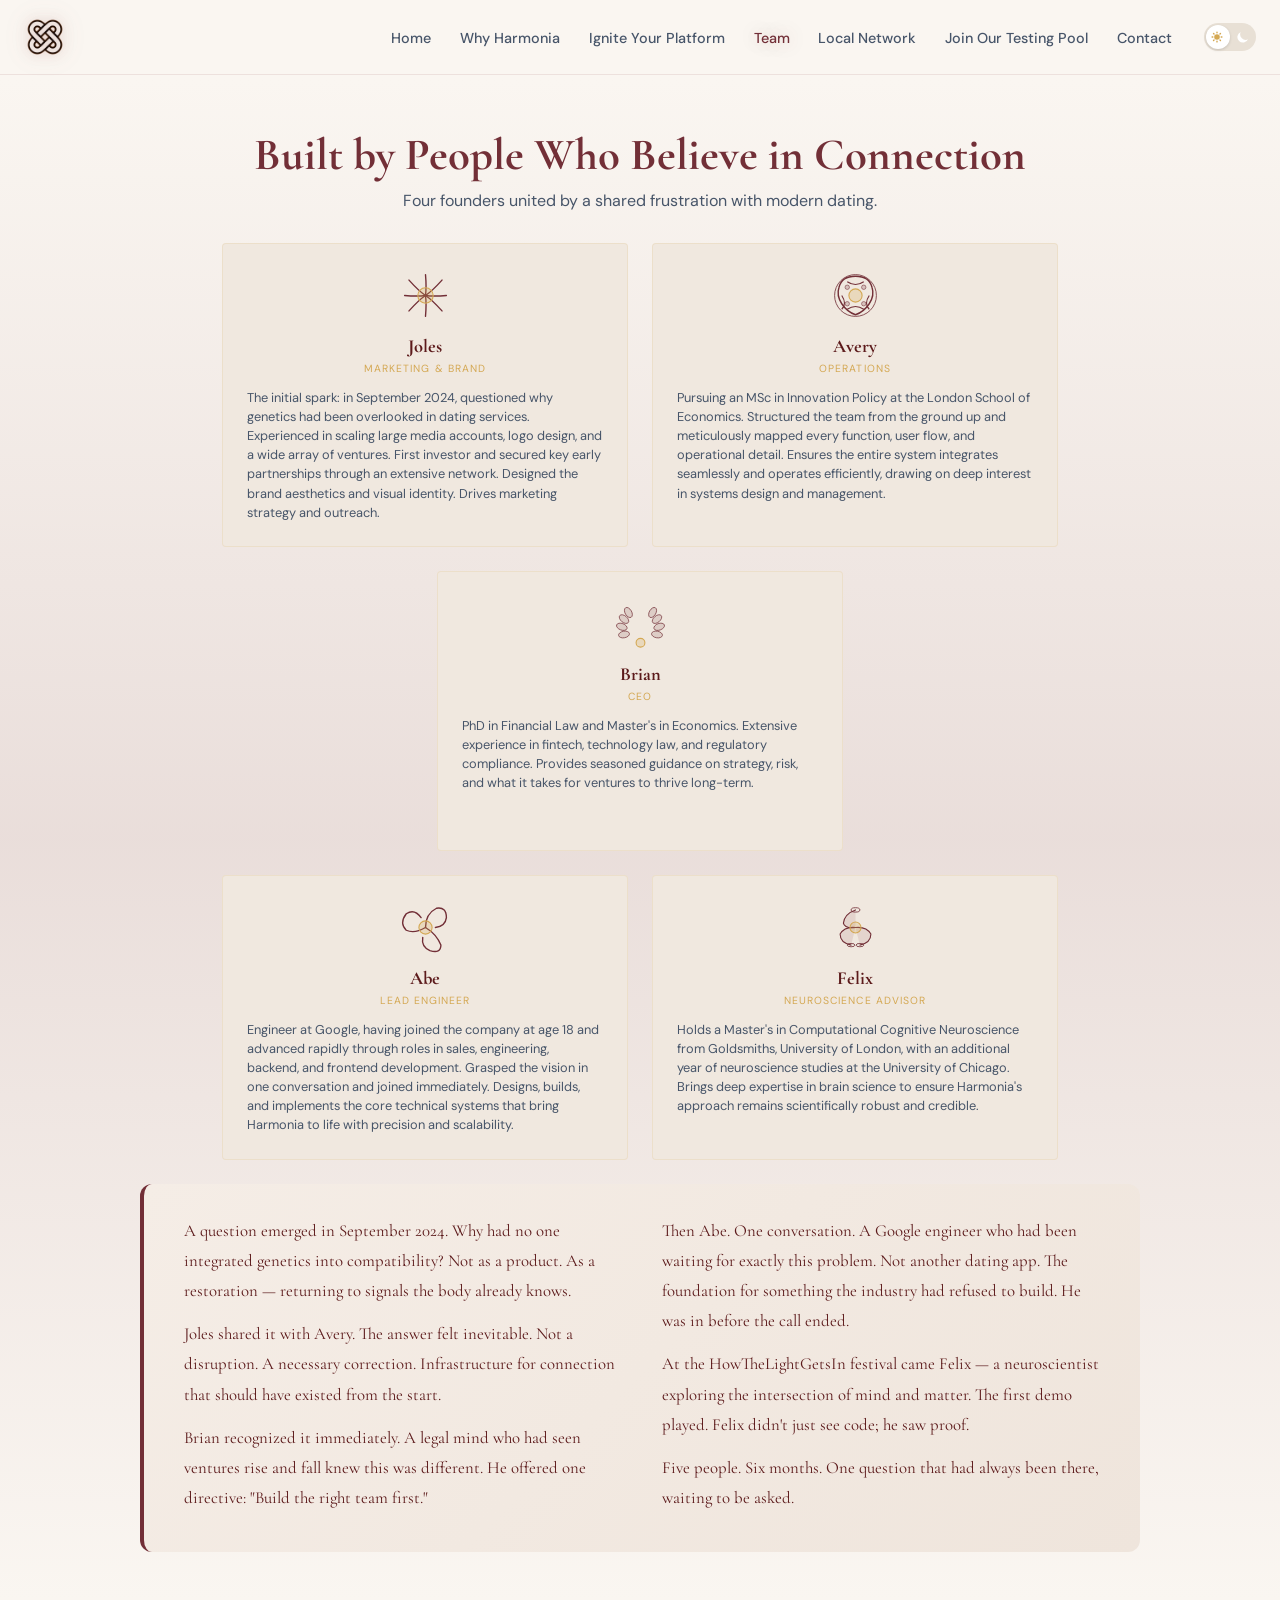
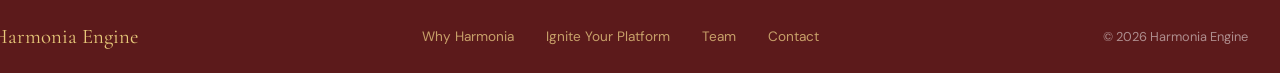
<file: team.html>
<!DOCTYPE html>
<html lang="en">
<head>
    <meta charset="UTF-8">
    <meta name="viewport" content="width=device-width, initial-scale=1.0, shrink-to-fit=no, viewport-fit=cover">
    <title>Harmonia — Team</title>
    <link href="https://fonts.googleapis.com/css2?family=Cormorant+Garamond:wght@400;500;600;700&family=DM+Sans:wght@400;500;600;700&display=swap" rel="stylesheet">
    <link rel="stylesheet" href="assets/css/variables.css">
    <link rel="stylesheet" href="assets/css/base.css">
    <link rel="stylesheet" href="assets/css/nav.css">
    <link rel="stylesheet" href="assets/css/hero.css">
    <link rel="stylesheet" href="assets/css/sections.css">
    <link rel="stylesheet" href="assets/css/components.css">
    <link rel="stylesheet" href="assets/css/animations.css">
    <link rel="stylesheet" href="assets/css/responsive.css">
    <style>
        /* Override synthesis-knot-icon color so gradient fills work correctly */
        .synthesis-knot-icon {
            color: transparent !important;
        }
        [data-theme="dark"] .synthesis-knot-icon {
            color: transparent !important;
            filter: none;
        }
    </style>
</head>

<body>

    <!-- Navigation -->
    <nav>
        <div class="logo" onclick="window.location.href='index.html'" style="cursor:pointer">
            <img data-harmonia-logo alt="Harmonia Logo">
            <span class="sr-only">Harmonia</span>
        </div>
        <div class="nav-right">
            <ul class="nav-links">
                <li><a href="index.html" id="nav-home" class="active">Home</a></li>
                <li><a href="why-harmonia.html" id="nav-why-harmonia">Why Harmonia</a></li>
                <li><a href="partnerships.html" id="nav-partnerships">Ignite Your Platform</a></li>
                <li><a href="team.html" id="nav-team" class="active">Team</a></li>
                <li><a href="local-network.html" id="nav-local-network">Local Network</a></li>
                <li><a href="p2p-testing.html" id="nav-p2p">Join Our Testing Pool</a></li>
                <li><a href="contact.html" id="nav-contact">Contact</a></li>
            </ul>
            <button class="hamburger" onclick="toggleMobileNav()" aria-label="Toggle menu">
                <span></span>
                <span></span>
                <span></span>
            </button>
            <button class="theme-toggle" onclick="toggleTheme()" aria-label="Toggle dark mode">
                <div class="theme-toggle-icons">
                    <svg class="sun-icon" fill="currentColor" viewBox="0 0 20 20">
                        <path fill-rule="evenodd" d="M10 2a1 1 0 011 1v1a1 1 0 11-2 0V3a1 1 0 011-1zm4 8a4 4 0 11-8 0 4 4 0 018 0zm-.464 4.95l.707.707a1 1 0 001.414-1.414l-.707-.707a1 1 0 00-1.414 1.414zm2.12-10.607a1 1 0 010 1.414l-.706.707a1 1 0 11-1.414-1.414l.707-.707a1 1 0 011.414 0zM17 11a1 1 0 100-2h-1a1 1 0 100 2h1zm-7 4a1 1 0 011 1v1a1 1 0 11-2 0v-1a1 1 0 011-1zM5.05 6.464A1 1 0 106.465 5.05l-.708-.707a1 1 0 00-1.414 1.414l.707.707zm1.414 8.486l-.707.707a1 1 0 01-1.414-1.414l.707-.707a1 1 0 011.414 1.414zM4 11a1 1 0 100-2H3a1 1 0 000 2h1z" clip-rule="evenodd"/>
                    </svg>
                    <svg class="moon-icon" fill="currentColor" viewBox="0 0 20 20">
                        <path d="M17.293 13.293A8 8 0 016.707 2.707a8.001 8.001 0 1010.586 10.586z"/>
                    </svg>
                </div>
            </button>
        </div>
    </nav>

    <!-- HOME PAGE -->

        <section class="team-section">
                <div class="team-header">
                    <h2>Built by People Who Believe in Connection</h2>
                    <p>Four founders united by a shared frustration with modern dating.</p>
                </div>
        
                <div class="team-slider-wrapper">
                    <button class="slider-arrow prev" aria-label="Previous">
                        <svg width="20" height="20" viewBox="0 0 24 24" fill="none" stroke="currentColor" stroke-width="2"><path d="M15 18l-6-6 6-6"/></svg>
                    </button>
        
                    <div class="team-slider" id="teamSlider">
                        <!-- Joles - Armenian Arevakhach (8-arm eternity wheel) - Position: Top Left -->
                        <div class="team-card">
                            <svg class="team-avatar-radar" viewBox="0 0 100 100">
                                <g class="symbol-rotate">
                                    <path d="M50,50 Q52,35 50,12" fill="none" stroke="var(--maroon)" stroke-width="2.5" stroke-linecap="round"/>
                                    <path d="M50,50 Q62,42 80,22" fill="none" stroke="var(--maroon)" stroke-width="2.5" stroke-linecap="round"/>
                                    <path d="M50,50 Q65,52 88,50" fill="none" stroke="var(--maroon)" stroke-width="2.5" stroke-linecap="round"/>
                                    <path d="M50,50 Q62,58 80,78" fill="none" stroke="var(--maroon)" stroke-width="2.5" stroke-linecap="round"/>
                                    <path d="M50,50 Q52,65 50,88" fill="none" stroke="var(--maroon)" stroke-width="2.5" stroke-linecap="round"/>
                                    <path d="M50,50 Q38,58 20,78" fill="none" stroke="var(--maroon)" stroke-width="2.5" stroke-linecap="round"/>
                                    <path d="M50,50 Q35,52 12,50" fill="none" stroke="var(--maroon)" stroke-width="2.5" stroke-linecap="round"/>
                                    <path d="M50,50 Q38,42 20,22" fill="none" stroke="var(--maroon)" stroke-width="2.5" stroke-linecap="round"/>
                                </g>
                                <circle class="symbol-core" cx="50" cy="50" r="14" fill="rgba(212,168,83,0.25)" stroke="var(--gold)" stroke-width="2"/>
                            </svg>
                            <h3>Joles</h3>
                            <span class="role">Marketing & Brand</span>
                            <p class="bio">The initial spark: in September 2024, questioned why genetics had been overlooked in dating services. Experienced in scaling large media accounts, logo design, and a wide array of ventures. First investor and secured key early partnerships through an extensive network. Designed the brand aesthetics and visual identity. Drives marketing strategy and outreach.</p>
                        </div>

                        <div class="team-card">
                            <svg class="team-avatar-radar" viewBox="0 0 100 100">
                                <g class="symbol-rotate">
                                    <circle cx="50" cy="50" r="38" fill="none" stroke="var(--maroon)" stroke-width="1.5"/>
                                    <path d="M50,15 Q75,15 80,35 Q85,50 75,65 Q65,80 50,85 Q35,80 25,65 Q15,50 20,35 Q25,15 50,15" fill="none" stroke="var(--maroon)" stroke-width="2.5"/>
                                    <path d="M35,25 Q50,35 65,25" fill="none" stroke="var(--maroon)" stroke-width="2"/>
                                    <path d="M25,50 Q35,65 25,75" fill="none" stroke="var(--maroon)" stroke-width="2"/>
                                    <path d="M75,50 Q65,65 75,75" fill="none" stroke="var(--maroon)" stroke-width="2"/>
                                    <path d="M35,75 Q50,65 65,75" fill="none" stroke="var(--maroon)" stroke-width="2"/>
                                    <circle cx="35" cy="35" r="4" fill="rgba(114,47,55,0.2)" stroke="var(--maroon)" stroke-width="1"/>
                                    <circle cx="65" cy="35" r="4" fill="rgba(114,47,55,0.2)" stroke="var(--maroon)" stroke-width="1"/>
                                    <circle cx="35" cy="65" r="4" fill="rgba(114,47,55,0.2)" stroke="var(--maroon)" stroke-width="1"/>
                                    <circle cx="65" cy="65" r="4" fill="rgba(114,47,55,0.2)" stroke="var(--maroon)" stroke-width="1"/>
                                </g>
                                <circle class="symbol-core" cx="50" cy="50" r="12" fill="rgba(212,168,83,0.25)" stroke="var(--gold)" stroke-width="2"/>
                            </svg>
                            <h3>Avery</h3>
                            <span class="role">Operations</span>
                            <p class="bio">Pursuing an MSc in Innovation Policy at the London School of Economics. Structured the team from the ground up and meticulously mapped every function, user flow, and operational detail. Ensures the entire system integrates seamlessly and operates efficiently, drawing on deep interest in systems design and management.</p>
                        </div>

                        <div class="team-card">
                            <svg class="team-avatar-radar" viewBox="0 0 100 100">
                                <g class="symbol-rotate">
                                    <ellipse cx="28" cy="30" rx="6" ry="10" fill="rgba(114,47,55,0.15)" stroke="var(--maroon)" stroke-width="1.2" transform="rotate(-30 28 30)"/>
                                    <ellipse cx="20" cy="42" rx="6" ry="10" fill="rgba(114,47,55,0.15)" stroke="var(--maroon)" stroke-width="1.2" transform="rotate(-50 20 42)"/>
                                    <ellipse cx="16" cy="56" rx="6" ry="10" fill="rgba(114,47,55,0.15)" stroke="var(--maroon)" stroke-width="1.2" transform="rotate(-70 16 56)"/>
                                    <ellipse cx="20" cy="70" rx="6" ry="10" fill="rgba(114,47,55,0.15)" stroke="var(--maroon)" stroke-width="1.2" transform="rotate(-100 20 70)"/>
                                    <ellipse cx="72" cy="30" rx="6" ry="10" fill="rgba(114,47,55,0.15)" stroke="var(--maroon)" stroke-width="1.2" transform="rotate(30 72 30)"/>
                                    <ellipse cx="80" cy="42" rx="6" ry="10" fill="rgba(114,47,55,0.15)" stroke="var(--maroon)" stroke-width="1.2" transform="rotate(50 80 42)"/>
                                    <ellipse cx="84" cy="56" rx="6" ry="10" fill="rgba(114,47,55,0.15)" stroke="var(--maroon)" stroke-width="1.2" transform="rotate(70 84 56)"/>
                                    <ellipse cx="80" cy="70" rx="6" ry="10" fill="rgba(114,47,55,0.15)" stroke="var(--maroon)" stroke-width="1.2" transform="rotate(100 80 70)"/>
                                </g>
                                <circle class="symbol-core" cx="50" cy="85" r="8" fill="rgba(212,168,83,0.25)" stroke="var(--gold)" stroke-width="2"/>
                            </svg>
                            <h3>Brian</h3>
                            <span class="role">CEO</span>
                            <p class="bio">PhD in Financial Law and Master's in Economics. Extensive experience in fintech, technology law, and regulatory compliance. Provides seasoned guidance on strategy, risk, and what it takes for ventures to thrive long-term.</p>
                        </div>
        
                        <div class="team-card">
                            <svg class="team-avatar-radar" viewBox="0 0 100 100">
                                <g class="symbol-rotate">
                                    <path d="M50,50 Q50,25 70,15 Q88,12 88,32 Q86,48 68,50" fill="none" stroke="var(--maroon)" stroke-width="2.5" stroke-linecap="round"/>
                                    <path d="M50,50 Q70,62 78,82 Q78,98 58,92 Q42,85 45,68" fill="none" stroke="var(--maroon)" stroke-width="2.5" stroke-linecap="round"/>
                                    <path d="M50,50 Q30,62 15,55 Q2,42 15,25 Q30,15 42,32" fill="none" stroke="var(--maroon)" stroke-width="2.5" stroke-linecap="round"/>
                                </g>
                                <circle class="symbol-core" cx="50" cy="50" r="12" fill="rgba(212,168,83,0.25)" stroke="var(--gold)" stroke-width="2"/>
                            </svg>
                            <h3>Abe</h3>
                            <span class="role">Lead Engineer</span>
                            <p class="bio">Engineer at Google, having joined the company at age 18 and advanced rapidly through roles in sales, engineering, backend, and frontend development. Grasped the vision in one conversation and joined immediately. Designs, builds, and implements the core technical systems that bring Harmonia to life with precision and scalability.</p>
                        </div>
        
                        <div class="team-card">
                            <svg class="team-avatar-radar" viewBox="0 0 100 100">
                                <g class="symbol-rotate">
                                    <path d="M50,18 Q30,25 28,42 Q30,52 50,50" fill="rgba(114,47,55,0.1)" stroke="var(--maroon)" stroke-width="2" stroke-linecap="round"/>
                                    <path d="M50,50 Q30,48 22,62 Q22,78 42,82" fill="rgba(114,47,55,0.1)" stroke="var(--maroon)" stroke-width="2" stroke-linecap="round"/>
                                    <path d="M50,50 Q70,48 78,62 Q78,78 58,82" fill="rgba(114,47,55,0.1)" stroke="var(--maroon)" stroke-width="2" stroke-linecap="round"/>
                                    <ellipse cx="50" cy="18" rx="8" ry="4" fill="none" stroke="var(--maroon)" stroke-width="1.5"/>
                                    <ellipse cx="42" cy="82" rx="7" ry="3" fill="none" stroke="var(--maroon)" stroke-width="1.5"/>
                                    <ellipse cx="58" cy="82" rx="7" ry="3" fill="none" stroke="var(--maroon)" stroke-width="1.5"/>
                                </g>
                                <circle class="symbol-core" cx="50" cy="50" r="10" fill="rgba(212,168,83,0.25)" stroke="var(--gold)" stroke-width="2"/>
                            </svg>
                            <h3>Felix</h3>
                            <span class="role">Neuroscience Advisor</span>
                            <p class="bio">Holds a Master's in Computational Cognitive Neuroscience from Goldsmiths, University of London, with an additional year of neuroscience studies at the University of Chicago. Brings deep expertise in brain science to ensure Harmonia's approach remains scientifically robust and credible.</p>
                        </div>
                    </div>
        
                    <button class="slider-arrow next" aria-label="Next">
                        <svg width="20" height="20" viewBox="0 0 24 24" fill="none" stroke="currentColor" stroke-width="2"><path d="M9 18l6-6-6-6"/></svg>
                    </button>
                </div>
        
                <div class="slider-dots">
                    <span class="dot active"></span>
                    <span class="dot"></span>
                    <span class="dot"></span>
                    <span class="dot"></span>
                    <span class="dot"></span>
                </div>
        
                <!-- Founding Story -->
                <div class="founding-story">
                    <div class="story-content">
                        <p>A question emerged in September 2024. Why had no one integrated genetics into compatibility? Not as a product. As a restoration — returning to signals the body already knows.</p>
                        <p>Joles shared it with Avery. The answer felt inevitable. Not a disruption. A necessary correction. Infrastructure for connection that should have existed from the start.</p>
                        <p>Brian recognized it immediately. A legal mind who had seen ventures rise and fall knew this was different. He offered one directive: "Build the right team first."</p>
                        <p>Then Abe. One conversation. A Google engineer who had been waiting for exactly this problem. Not another dating app. The foundation for something the industry had refused to build. He was in before the call ended.</p>
                        <p>At the HowTheLightGetsIn festival came Felix — a neuroscientist exploring the intersection of mind and matter. The first demo played. Felix didn't just see code; he saw proof.</p>
                        <p>Five people. Six months. One question that had always been there, waiting to be asked.</p>
                    </div>
                </div>
            </section>

        <!-- Footer -->
        <footer>
            <div class="footer-inner">
                <span class="logo-text">Harmonia Engine</span>
                <div class="footer-links">
                    <a href="why-harmonia.html">Why Harmonia</a>
                    <a href="partnerships.html">Ignite Your Platform</a>
                    <a href="team.html">Team</a>
                    <a href="contact.html">Contact</a>
                </div>
                <p class="copyright">© 2026 Harmonia Engine</p>
            </div>
        </footer>
    </div>


    <script src="assets/js/utils.js"></script>
    <script src="assets/js/nav.js"></script>
    <script src="assets/js/forms.js"></script>
    <script src="assets/js/animations.js"></script>
    <script src="assets/js/charts.js"></script>
    <script src="assets/js/main.js"></script>

    <!-- Two-tone synthesis knot logo: maroon (top-left strands) + gold (bottom-right strands) -->
    <script>
    (function() {
        // Inline gradient definitions injected as a hidden SVG into the DOM
        var GRAD_LIGHT = ''
            + '<linearGradient id="knotGrad" x1="0%" y1="0%" x2="100%" y2="100%">'
            +   '<stop offset="0%"   stop-color="#722F37"/>'
            +   '<stop offset="40%"  stop-color="#8B3A3A"/>'
            +   '<stop offset="60%"  stop-color="#C49040"/>'
            +   '<stop offset="100%" stop-color="#D4A853"/>'
            + '</linearGradient>';

        var GRAD_DARK = ''
            + '<linearGradient id="knotGradDark" x1="0%" y1="0%" x2="100%" y2="100%">'
            +   '<stop offset="0%"   stop-color="#a04558"/>'
            +   '<stop offset="40%"  stop-color="#b05060"/>'
            +   '<stop offset="60%"  stop-color="#d4a040"/>'
            +   '<stop offset="100%" stop-color="#F0C86E"/>'
            + '</linearGradient>';

        function ensureDefs() {
            if (document.getElementById('knotGrad')) return;
            var ns = 'http://www.w3.org/2000/svg';
            var svg = document.createElementNS(ns, 'svg');
            svg.setAttribute('aria-hidden', 'true');
            svg.style.cssText = 'position:absolute;width:0;height:0;overflow:hidden;pointer-events:none;';
            svg.innerHTML = '<defs>' + GRAD_LIGHT + GRAD_DARK + '</defs>';
            document.body.insertBefore(svg, document.body.firstChild);
        }

        function applyGradient() {
            ensureDefs();
            var isDark = document.documentElement.getAttribute('data-theme') === 'dark';
            var gradId = isDark ? 'knotGradDark' : 'knotGrad';
            var paths = document.querySelectorAll('.synthesis-knot-icon path');
            for (var i = 0; i < paths.length; i++) {
                paths[i].setAttribute('fill', 'url(#' + gradId + ')');
                paths[i].style.fill = '';
            }
        }

        // Run on DOM ready
        if (document.readyState === 'loading') {
            document.addEventListener('DOMContentLoaded', applyGradient);
        } else {
            applyGradient();
        }

        // Re-run on theme toggle
        var themeObs = new MutationObserver(function(muts) {
            for (var i = 0; i < muts.length; i++) {
                if (muts[i].attributeName === 'data-theme') { applyGradient(); break; }
            }
        });
        themeObs.observe(document.documentElement, { attributes: true });

        // Re-apply during animation (synthesis card fades logo in over ~3s)
        var ticks = 0;
        var iv = setInterval(function() {
            applyGradient();
            if (++ticks >= 40) clearInterval(iv);
        }, 300);

        // Hook into app.js animation triggers if available
        window._applyKnotGradient = applyGradient;
    })();
    </script>
</body>
</html>
</file>
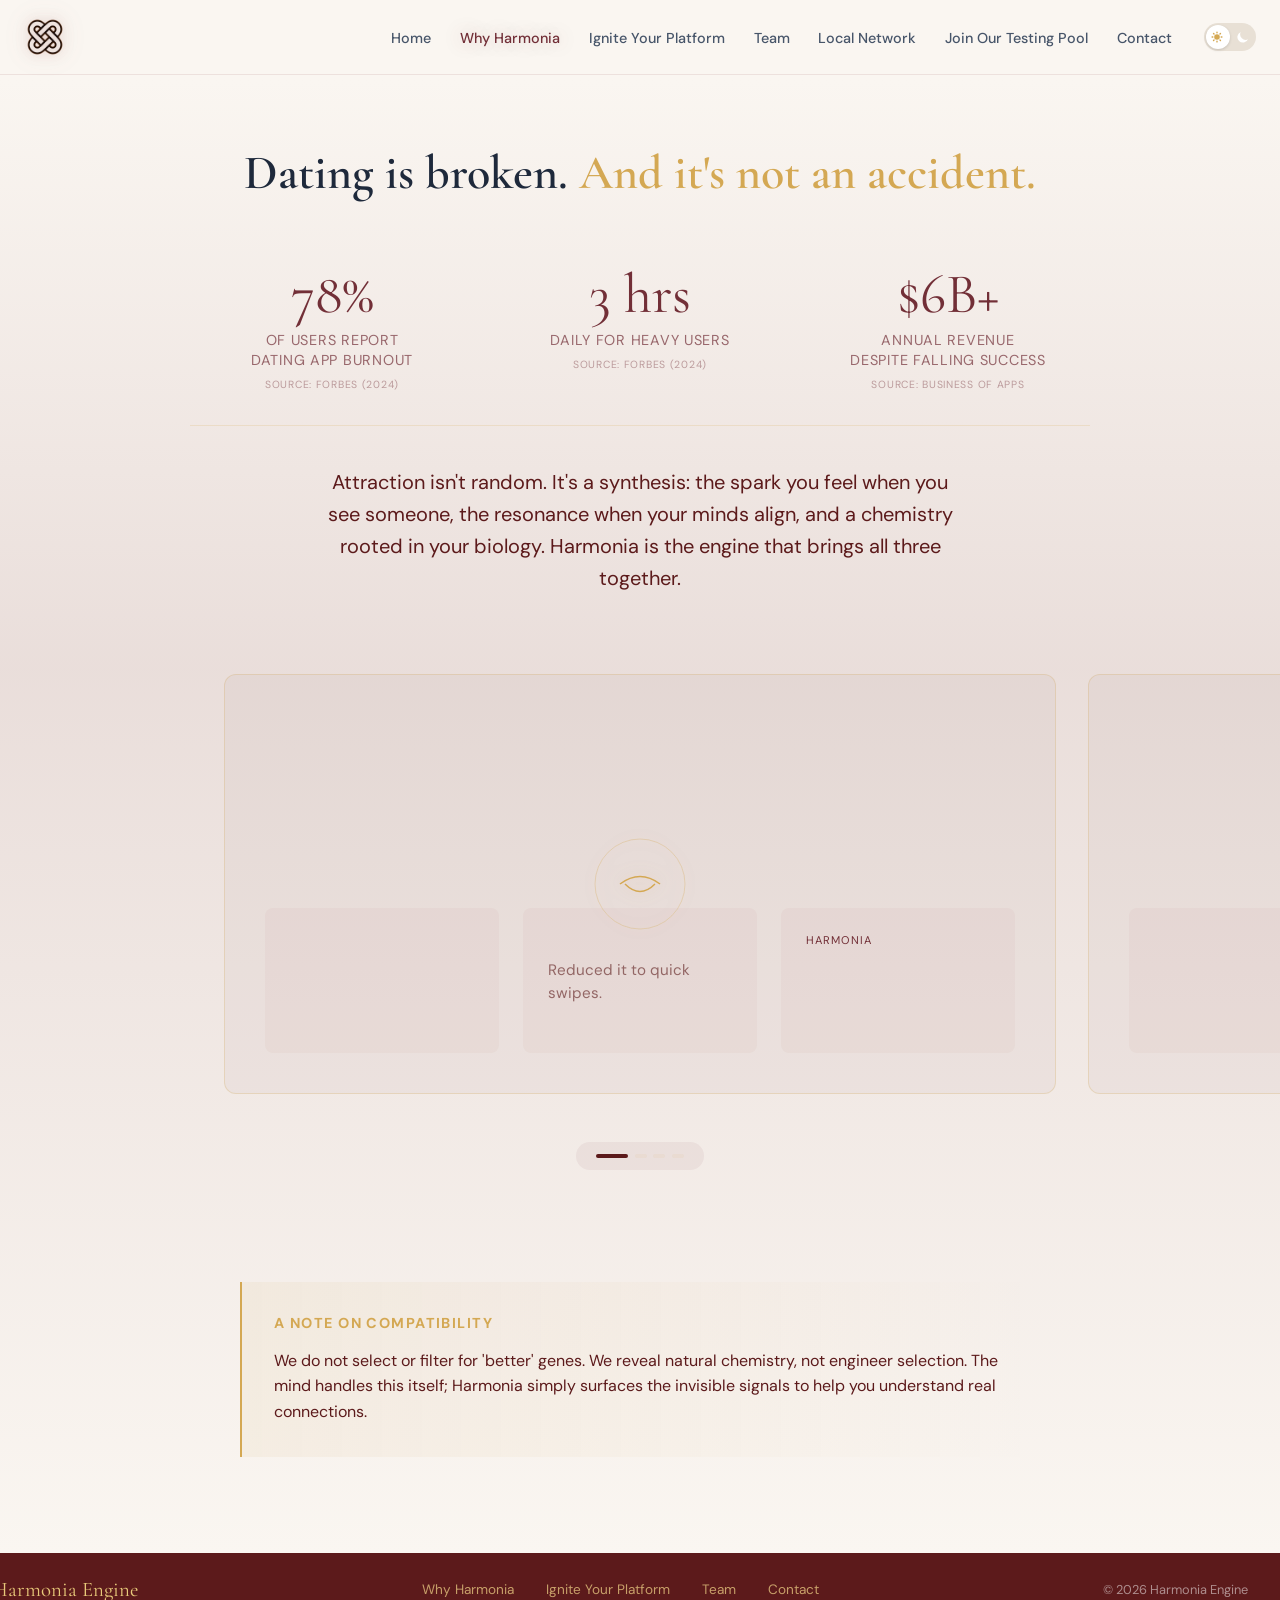
<file: why-harmonia.html>
<!DOCTYPE html>
<html lang="en">
<head>
    <meta charset="UTF-8">
    <meta name="viewport" content="width=device-width, initial-scale=1.0, shrink-to-fit=no, viewport-fit=cover">
    <title>Harmonia — Why Harmonia</title>
    <link href="https://fonts.googleapis.com/css2?family=Cormorant+Garamond:wght@400;500;600;700&family=DM+Sans:wght@400;500;600;700&display=swap" rel="stylesheet">
    <link rel="stylesheet" href="assets/css/variables.css">
    <link rel="stylesheet" href="assets/css/base.css">
    <link rel="stylesheet" href="assets/css/nav.css">
    <link rel="stylesheet" href="assets/css/hero.css">
    <link rel="stylesheet" href="assets/css/sections.css">
    <link rel="stylesheet" href="assets/css/components.css">
    <link rel="stylesheet" href="assets/css/animations.css">
    <link rel="stylesheet" href="assets/css/responsive.css">
    <style>
        /* Override synthesis-knot-icon color so gradient fills work correctly */
        .synthesis-knot-icon {
            color: transparent !important;
        }
        [data-theme="dark"] .synthesis-knot-icon {
            color: transparent !important;
            filter: none;
        }
    </style>
</head>

<body>

    <!-- Navigation -->
    <nav>
        <div class="logo" onclick="window.location.href='index.html'" style="cursor:pointer">
            <img data-harmonia-logo alt="Harmonia Logo">
            <span class="sr-only">Harmonia</span>
        </div>
        <div class="nav-right">
            <ul class="nav-links">
                <li><a href="index.html" id="nav-home" class="active">Home</a></li>
                <li><a href="why-harmonia.html" id="nav-why-harmonia" class="active">Why Harmonia</a></li>
                <li><a href="partnerships.html" id="nav-partnerships">Ignite Your Platform</a></li>
                <li><a href="team.html" id="nav-team">Team</a></li>
                <li><a href="local-network.html" id="nav-local-network">Local Network</a></li>
                <li><a href="p2p-testing.html" id="nav-p2p">Join Our Testing Pool</a></li>
                <li><a href="contact.html" id="nav-contact">Contact</a></li>
            </ul>
            <button class="hamburger" onclick="toggleMobileNav()" aria-label="Toggle menu">
                <span></span>
                <span></span>
                <span></span>
            </button>
            <button class="theme-toggle" onclick="toggleTheme()" aria-label="Toggle dark mode">
                <div class="theme-toggle-icons">
                    <svg class="sun-icon" fill="currentColor" viewBox="0 0 20 20">
                        <path fill-rule="evenodd" d="M10 2a1 1 0 011 1v1a1 1 0 11-2 0V3a1 1 0 011-1zm4 8a4 4 0 11-8 0 4 4 0 018 0zm-.464 4.95l.707.707a1 1 0 001.414-1.414l-.707-.707a1 1 0 00-1.414 1.414zm2.12-10.607a1 1 0 010 1.414l-.706.707a1 1 0 11-1.414-1.414l.707-.707a1 1 0 011.414 0zM17 11a1 1 0 100-2h-1a1 1 0 100 2h1zm-7 4a1 1 0 011 1v1a1 1 0 11-2 0v-1a1 1 0 011-1zM5.05 6.464A1 1 0 106.465 5.05l-.708-.707a1 1 0 00-1.414 1.414l.707.707zm1.414 8.486l-.707.707a1 1 0 01-1.414-1.414l.707-.707a1 1 0 011.414 1.414zM4 11a1 1 0 100-2H3a1 1 0 000 2h1z" clip-rule="evenodd"/>
                    </svg>
                    <svg class="moon-icon" fill="currentColor" viewBox="0 0 20 20">
                        <path d="M17.293 13.293A8 8 0 016.707 2.707a8.001 8.001 0 1010.586 10.586z"/>
                    </svg>
                </div>
            </button>
        </div>
    </nav>

    <!-- HOME PAGE -->

        <section id="why-harmonia">
                <div class="container">
                    
                    <div class="why-header-group">
                        <h2 class="section-title fade-in">Dating is broken. <span style="color: var(--gold);">And it's not an accident.</span></h2>
                        
                        <div class="stats-grid">
                            <div class="stat-card fade-in delay-1">
                                <div class="stat-number">78%</div>
                                <div class="stat-label">
                                    of users report<br>dating app burnout
                                    <a href="https://www.forbes.com/health/dating/dating-app-fatigue/" target="_blank" class="stat-citation">Source: Forbes (2024)</a>
                                </div>
                            </div>
                            <div class="stat-card fade-in delay-2">
                                <div class="stat-number">3 hrs</div>
                                <div class="stat-label">
                                    daily for heavy users
                                    <a href="https://www.forbes.com/health/dating/dating-app-fatigue/" target="_blank" class="stat-citation">Source: Forbes (2024)</a>
                                </div>
                            </div>
                            <div class="stat-card fade-in delay-3">
                                <div class="stat-number">$6B+</div>
                                <div class="stat-label">
                                    annual revenue<br>despite falling success
                                    <a href="https://www.businessofapps.com/data/dating-app-market/" target="_blank" class="stat-citation">Source: Business of Apps</a>
                                </div>
                            </div>
                        </div>
        
                        <div class="philosophy-block fade-in delay-2">
                            <p class="lead-text">
                                Attraction isn't random. It's a synthesis: the spark you feel when you see someone, the resonance when your minds align, and a chemistry rooted in your biology. Harmonia is the engine that brings all three together.
                            </p>
                        </div>
                    </div>
        
                    <div class="science-slider-wrapper fade-in delay-3">
                        <div class="science-slider-container" id="scienceSlider">
                            <div class="slider-track" id="scienceTrack">
                                
                                <div class="science-card visual-card" data-index="0">
                                    <!-- Animated Eye Container -->
                                    <div class="eye-container">
                                        <svg viewBox="0 0 100 100" class="visual-eye-icon">
                                            <!-- Outer circle - always visible -->
                                            <circle class="eye-outer" cx="50" cy="50" r="45" stroke="var(--gold)" stroke-width="1" fill="none"/>
                                            <!-- Upper eyelid - closed position (curves down to form top of closed eye) -->
                                            <path class="upper-lid" d="M30 50 Q50 35 70 50" stroke="var(--gold)" stroke-width="1.5" fill="none"/>
                                            <!-- Pupil/vertical line - hidden initially -->
                                            <path class="eye-pupil" d="M50 40 L50 60" stroke="var(--maroon)" stroke-width="1.5" fill="none"/>
                                            <!-- Lower eyelid - closed position (curves up to form bottom of closed eye) -->
                                            <path class="lower-lid" d="M35 50 Q50 65 65 50" stroke="var(--gold)" stroke-width="1.5" fill="none"/>
                                            <!-- Diamond shape - hidden initially -->
                                            <rect class="eye-diamond" x="25" y="25" width="50" height="50" stroke="var(--gold)" stroke-width="0.5" fill="none" style="transform: rotate(45deg); transform-origin: center;"/>
                                        </svg>
                                    </div>

                                    <div class="card-header">
                                        <div class="card-visual">
                                            <!-- Placeholder to maintain layout spacing -->
                                        </div>
                                        <div class="card-title-group">
                                            <h3 class="card-title">Visual</h3>
                                            <p class="card-subtitle">Physical attraction drives the strongest initial spark in romantic connection.</p>
                                        </div>
                                    </div>
                                    <div class="card-content">
                                        <div class="comparison-column">
                                            <span class="comp-label">Science</span>
                                            <span class="comp-text">Physical attraction drives the strongest initial spark.</span>
                                        </div>
                                        <div class="comparison-column dim">
                                            <span class="comp-label">Apps</span>
                                            <span class="comp-text">Reduced it to quick swipes.</span>
                                        </div>
                                        <div class="comparison-column highlight">
                                            <span class="comp-label">Harmonia</span>
                                            <span class="comp-text">Prioritizes it as the foundation.</span>
                                        </div>
                                    </div>
                                </div>
        
                                <div class="science-card personality-card" data-index="1">
                                    <!-- Animated Personality Icon Container -->
                                    <div class="personality-icon-container">
                                        <svg viewBox="0 0 100 100" class="personality-animated-icon">
                                            <defs>
                                                <mask id="arc-mask">
                                                    <path class="mask-path" d="M 78 27 A 36 36 0 0 1 50 85" stroke="white" stroke-width="4" fill="none" />
                                                    <path class="mask-path" d="M 50 85 A 36 36 0 0 1 22 27" stroke="white" stroke-width="4" fill="none" />
                                                    <path class="mask-path" d="M 22 27 A 36 36 0 0 1 78 27" stroke="white" stroke-width="4" fill="none" />
                                                </mask>
                                            </defs>
                                            
                                            <!-- Three maroon dots -->
                                            <circle class="dot dot-1" cx="22" cy="27" r="5" fill="var(--maroon)"/>
                                            <circle class="dot dot-2" cx="78" cy="27" r="5" fill="var(--maroon)"/>
                                            <circle class="dot dot-3" cx="50" cy="85" r="5" fill="var(--maroon)"/>
                                            
                                            <!-- Inner lines (dots to center) -->
                                            <line class="inner-line line-1" x1="22" y1="27" x2="50" y2="50" stroke="var(--gold)" stroke-width="1.5"/>
                                            <line class="inner-line line-2" x1="78" y1="27" x2="50" y2="50" stroke="var(--gold)" stroke-width="1.5"/>
                                            <line class="inner-line line-3" x1="50" y1="85" x2="50" y2="50" stroke="var(--gold)" stroke-width="1.5"/>
                                            
                                            <!-- Golden center circle -->
                                            <circle class="center-circle" cx="50" cy="50" r="6" fill="var(--gold)"/>

                                            <!-- Outer arcs (dot to dot) revealed by mask -->
                                            <g mask="url(#arc-mask)">
                                                <path d="M 78 27 A 36 36 0 0 1 50 85" stroke="var(--gold)" stroke-width="1.5" fill="none" stroke-dasharray="4 3" />
                                                <path d="M 50 85 A 36 36 0 0 1 22 27" stroke="var(--gold)" stroke-width="1.5" fill="none" stroke-dasharray="4 3" />
                                                <path d="M 22 27 A 36 36 0 0 1 78 27" stroke="var(--gold)" stroke-width="1.5" fill="none" stroke-dasharray="4 3" />
                                            </g>
                                        </svg>
                                    </div>

                                    <div class="card-header">
                                        <div class="card-visual personality-icon">
                                            <svg viewBox="0 0 100 100" class="abstract-icon">
                                                <!-- Final static icon (shown after animation completes) -->
                                                <circle cx="50" cy="50" r="36" stroke="var(--gold)" stroke-width="1" fill="none" stroke-dasharray="4 3"/>
                                                <circle cx="22" cy="27" r="5" fill="var(--maroon)"/>
                                                <circle cx="78" cy="27" r="5" fill="var(--maroon)"/>
                                                <circle cx="50" cy="85" r="5" fill="var(--maroon)"/>
                                                <line x1="22" y1="27" x2="50" y2="50" stroke="var(--gold)" stroke-width="1.5"/>
                                                <line x1="78" y1="27" x2="50" y2="50" stroke="var(--gold)" stroke-width="1.5"/>
                                                <line x1="50" y1="85" x2="50" y2="50" stroke="var(--gold)" stroke-width="1.5"/>
                                                <circle cx="50" cy="50" r="6" fill="var(--gold)"/>
                                            </svg>
                                        </div>
                                        <div class="card-title-group">
                                            <h3 class="card-title">Personality</h3>
                                            <p class="card-subtitle">Perceived similarity builds deeper, lasting emotional connection.</p>
                                        </div>
                                    </div>
                                    <div class="card-content">
                                        <div class="comparison-column personality-box science-box">
                                            <span class="comp-label">Science</span>
                                            <span class="comp-text">Perceived similarity builds deeper connection.</span>
                                        </div>
                                        <div class="comparison-column personality-box apps-box dim">
                                            <span class="comp-label">Apps</span>
                                            <span class="comp-text">Largely ignored it.</span>
                                        </div>
                                        <div class="comparison-column personality-box harmonia-box highlight">
                                            <span class="comp-label">Harmonia</span>
                                            <span class="comp-text">Integrates psychological compatibility into matching.</span>
                                        </div>
                                    </div>
                                </div>
        
                                <div class="science-card genetic-card" data-index="2">
                                    <!-- Animated DNA Icon Container -->
                                    <div class="dna-icon-container">
                                        <svg viewBox="0 0 100 100" class="dna-animated-icon">
                                            <!-- Helix curves (start hidden) -->
                                            <path class="helix-gold" d="M35 10 Q65 25 35 40 Q65 55 35 70 Q65 85 35 100" stroke="var(--gold)" stroke-width="2" fill="none"/>
                                            <path class="helix-maroon" d="M65 10 Q35 25 65 40 Q35 55 65 70 Q35 85 65 100" stroke="var(--maroon)" stroke-width="2" fill="none" opacity="0.6"/>
                                            <!-- Rungs -->
                                            <line class="dna-rung rung-1" x1="35" y1="25" x2="65" y2="25" stroke="var(--gold)" stroke-width="1.5"/>
                                            <line class="dna-rung rung-2" x1="35" y1="55" x2="65" y2="55" stroke="var(--gold)" stroke-width="1.5"/>
                                            <line class="dna-rung rung-3" x1="35" y1="85" x2="65" y2="85" stroke="var(--gold)" stroke-width="1.5"/>
                                        </svg>
                                        <!-- Electric crackle overlay -->
                                        <svg class="crackle-overlay" viewBox="0 0 100 100">
                                            <path class="crackle-bolt bolt-1" d="M35 25 L42 22 L48 28 L55 24 L62 26 L65 25" stroke="#ffeb3b" stroke-width="1.5" fill="none"/>
                                            <path class="crackle-bolt bolt-2" d="M35 55 L43 52 L50 58 L57 54 L65 55" stroke="#ffeb3b" stroke-width="1.5" fill="none"/>
                                            <path class="crackle-bolt bolt-3" d="M35 85 L41 82 L47 88 L54 84 L60 86 L65 85" stroke="#ffeb3b" stroke-width="1.5" fill="none"/>
                                        </svg>
                                        <!-- Amber particles -->
                                        <div class="amber-particles">
                                            <div class="amber-particle p1"></div>
                                            <div class="amber-particle p2"></div>
                                            <div class="amber-particle p3"></div>
                                            <div class="amber-particle p4"></div>
                                            <div class="amber-particle p5"></div>
                                        </div>
                                        <!-- Energy wave -->
                                        <div class="energy-wave"></div>
                                    </div>

                                    <div class="card-header">
                                        <div class="card-visual genetic-icon">
                                            <svg viewBox="0 0 100 100" class="abstract-icon">
                                                <path d="M35 10 Q65 25 35 40 Q65 55 35 70 Q65 85 35 100" stroke="var(--gold)" stroke-width="2" fill="none"/>
                                                <path d="M65 10 Q35 25 65 40 Q35 55 65 70 Q35 85 65 100" stroke="var(--maroon)" stroke-width="2" fill="none" opacity="0.6"/>
                                                <line x1="35" y1="25" x2="65" y2="25" stroke="var(--gold)" stroke-width="1" opacity="0.3"/>
                                                <line x1="35" y1="55" x2="65" y2="55" stroke="var(--gold)" stroke-width="1" opacity="0.3"/>
                                                <line x1="35" y1="85" x2="65" y2="85" stroke="var(--gold)" stroke-width="1" opacity="0.3"/>
                                            </svg>
                                        </div>
                                        <div class="card-title-group">
                                            <h3 class="card-title">Genetic</h3>
                                            <p class="card-subtitle">Genetic complementarity influences biological attraction signals.</p>
                                        </div>
                                    </div>
                                    <div class="card-content">
                                        <div class="comparison-column genetic-box science-box">
                                            <span class="comp-label">Science</span>
                                            <span class="comp-text">Genetic complementarity influences biological attraction.</span>
                                        </div>
                                        <div class="comparison-column genetic-box apps-box dim">
                                            <span class="comp-label">Apps</span>
                                            <span class="comp-text">Never incorporated it.</span>
                                        </div>
                                        <div class="comparison-column genetic-box harmonia-box highlight">
                                            <span class="comp-label">Harmonia</span>
                                            <span class="comp-text">Reveals hidden genetic chemistry signals.</span>
                                        </div>
                                    </div>
                                </div>
        
                                <div class="science-card synthesis-card" data-index="3">
                                    <!-- Animation Container -->
                                    <div class="synthesis-animation-container">
                                        <!-- Three icons in triangle -->
                                        <div class="synthesis-icon icon-visual">
                                            <svg viewBox="0 0 100 100">
                                                <ellipse cx="50" cy="50" rx="35" ry="20" fill="none" stroke="var(--gold)" stroke-width="2"/>
                                                <circle cx="50" cy="50" r="12" fill="none" stroke="var(--gold)" stroke-width="2"/>
                                                <circle cx="50" cy="50" r="5" fill="var(--gold)"/>
                                            </svg>
                                        </div>
                                        <div class="synthesis-icon icon-personality">
                                            <svg viewBox="0 0 100 100">
                                                <circle cx="50" cy="20" r="8" fill="none" stroke="var(--gold)" stroke-width="2"/>
                                                <circle cx="25" cy="70" r="8" fill="none" stroke="var(--gold)" stroke-width="2"/>
                                                <circle cx="75" cy="70" r="8" fill="none" stroke="var(--gold)" stroke-width="2"/>
                                                <line x1="50" y1="28" x2="25" y2="62" stroke="var(--gold)" stroke-width="1.5"/>
                                                <line x1="50" y1="28" x2="75" y2="62" stroke="var(--gold)" stroke-width="1.5"/>
                                                <line x1="33" y1="70" x2="67" y2="70" stroke="var(--gold)" stroke-width="1.5"/>
                                            </svg>
                                        </div>
                                        <div class="synthesis-icon icon-genetics">
                                            <svg viewBox="0 0 100 100">
                                                <path d="M35 10 Q65 25 35 40 Q65 55 35 70 Q65 85 35 100" stroke="var(--gold)" stroke-width="2" fill="none"/>
                                                <path d="M65 10 Q35 25 65 40 Q35 55 65 70 Q35 85 65 100" stroke="var(--maroon)" stroke-width="2" fill="none" opacity="0.6"/>
                                                <line x1="35" y1="25" x2="65" y2="25" stroke="var(--gold)" stroke-width="1.5" opacity="0.5"/>
                                                <line x1="35" y1="55" x2="65" y2="55" stroke="var(--gold)" stroke-width="1.5" opacity="0.5"/>
                                                <line x1="35" y1="85" x2="65" y2="85" stroke="var(--gold)" stroke-width="1.5" opacity="0.5"/>
                                            </svg>
                                        </div>
                                        
                                        <!-- Impact flash -->
                                        <div class="impact-flash"></div>
                                        
                                        <!-- Sparks (9 total, color-coded) -->
                                        <div class="sparks-container">
                                            <div class="spark spark-gold s1"></div>
                                            <div class="spark spark-white s2"></div>
                                            <div class="spark spark-gold s3"></div>
                                            <div class="spark spark-maroon s4"></div>
                                            <div class="spark spark-gold s5"></div>
                                            <div class="spark spark-maroon s6"></div>
                                            <div class="spark spark-white s7"></div>
                                            <div class="spark spark-gold s8"></div>
                                            <div class="spark spark-maroon s9"></div>
                                        </div>
                                        
                                        <!-- Fog/Glow -->
                                        <div class="synthesis-fog"></div>
                                        
                                        <!-- Synthesis Venn Symbol (center, animated, becomes clickable pause button) -->
                                        <div class="harmonia-logo-center" >
                                            <svg viewBox="0 0 666 665" class="abstract-icon synthesis-knot-icon" xmlns="http://www.w3.org/2000/svg">
                                                <path class="knot-path" d="M175.967 0.0275561C177.315 -0.0570301 179.95 0.0560559 183.353 0.326384C186.946 0.611744 191.498 1.07999 196.537 1.71994C206.249 2.95356 215.836 4.5678 220.58 5.84494C244.678 12.3333 275 28.7171 305.043 52.0412L306.483 53.1653L306.505 53.1828L306.529 53.2004C311.12 56.8367 328.257 69.4574 332.499 71.5787C336.388 69.1038 345.968 63.15 349.51 60.174L349.511 60.1731C354.17 56.2582 366.532 47.2941 378.347 39.0901C384.178 35.0414 389.711 31.2917 393.881 28.5764C417.254 13.3588 444.254 3.65256 472.085 1.20431H472.1L472.121 1.20236L474.508 1.00998H474.515C524.951 -2.70248 574.93 16.0088 612.415 53.0041L613.562 54.1477C655.175 95.9773 675.353 162.239 660.121 220.08C653.938 243.345 643.092 264.249 617.108 300.79L617.056 300.863L617.055 300.864L614.545 304.376C611.814 308.181 607.586 313.729 605.246 316.594L605.235 316.607L605.225 316.62L605.134 316.734L605.075 316.803L605.042 316.847C603.871 318.28 602.532 319.908 601.414 321.51L600.94 322.207C598.261 326.279 597.351 328.558 594.523 333.507C596.997 337.396 599.397 340.284 601.369 343.485C602.887 345.95 604.999 348.821 607.487 352.109L607.492 352.114L609.966 355.367L609.967 355.369L610.137 355.592L610.351 355.873L610.352 355.874L612.404 358.579L612.416 358.596C633.489 386.516 646.905 408.504 654.923 429.131C663.108 450.187 665.853 470.311 664.776 494.558C662.821 538.55 645.32 579.041 615.324 609.372C608.161 616.615 604.282 620.454 600.599 623.6L599.864 624.221C595.989 627.457 591.962 630.238 583.889 635.638C552.018 656.955 510.719 667.602 472.534 664.418L470.718 664.256C421.521 659.574 381.948 633.405 344.491 604.166C340.991 601.434 337.489 597.612 333.6 594.43C331.648 595.862 320.519 603.269 318.914 604.166C313.587 607.145 301.598 616.468 288.062 625.568C274.629 634.598 261.041 643.073 253.992 646.62C224.431 661.494 197.872 666.886 166.955 664.426H166.948L166.886 664.421L165.417 664.298L165.4 664.296L165.386 664.295C132.96 661.453 105.144 651.749 79.4702 634.45C72.1703 629.532 68.5044 626.971 64.8999 623.942C61.2408 620.866 57.5062 617.191 50.2505 609.871C20.5139 579.872 2.84969 539.866 0.395041 496.782V496.727L0.387229 496.644L0.286643 494.655L0.283713 494.595L0.282736 494.59C-1.17064 462.258 5.44634 433.962 21.0454 405.737C23.2045 401.829 29.7178 391.387 35.5 382.5C44.0101 369.421 53.2612 358.383 62.189 345.595C64.3661 342.476 71.5425 332.891 71.577 332.501C71.626 331.946 62.548 319.872 60.564 317.374C49.4254 303.349 37.6352 286.325 28.0679 270.898C18.5763 255.593 11.9524 242.934 9.82668 236.426L9.82473 236.418L9.82278 236.412L9.82082 236.405L9.63332 235.806L9.63137 235.798C0.918378 206.726 -0.721031 195.099 0.245627 172.544L0.254416 172.476V172.361L0.327658 170.819L0.330588 170.747V170.741C2.04897 136.962 11.3252 108.884 30.2583 80.1447L30.2798 80.1125L30.2788 80.1115L30.98 79.0676L30.981 79.0686L30.9898 79.0559L31.0044 79.0334L31.0073 79.0276L31.0083 79.0285C38.8746 67.5114 55.5389 49.0428 65.2437 41.1281L65.312 41.0735L66.5581 40.0705L66.562 40.0676C93.018 18.9941 128.499 4.56433 161.83 1.35275C168.485 0.711384 174.747 0.122531 175.826 0.0363452L175.862 0.0334155H175.873L175.967 0.0275561ZM81.4764 342.401C70.9999 353.01 64.2065 363.746 55.5 375.5C46.4656 387.697 37.1037 402.39 31.7739 413.5C8.11525 462.816 6.34646 513.932 30.8999 562.747L30.9038 562.757L30.9087 562.766L31.7642 564.438L31.7739 564.457C50.3657 600.169 86.2232 630.909 124.191 643.489C143.477 649.88 158.042 652.177 178.894 652.155C202.884 652.131 223.256 648.609 243.756 639.432C264.053 630.346 283.883 615.977 307.174 595.19C324.276 579.927 368.002 537.587 407.265 498.862C426.94 479.456 446.585 461.855 460.323 447.908C470.876 437.194 481.739 426.492 492.699 415.532C479.618 402.45 466.431 389.264 455.223 378.055C443.909 366.741 429.06 351.892 419.16 341.993C411.735 349.417 396.44 364.713 388.755 372.398C372.775 388.378 356.686 404.247 340.641 420.161L340.64 420.162C282.979 477.411 252.011 507.931 232.919 525.145C216.405 540.034 209.48 544.323 202.282 547.345L200.835 547.935L200.798 547.949L200.773 547.959L199.332 548.522L199.285 548.539C195.241 550.087 188.266 551.207 180.416 551.348C173.085 551.48 166.32 550.734 161.884 549.456L161.873 549.453L161.853 549.447L161.024 549.192L161.008 549.186L161.004 549.185L159.629 548.72C130.934 538.729 113.552 514.749 113.551 486.502C113.551 477.578 114.866 469.676 118.256 461.537C121.641 453.413 127.077 445.097 135.254 435.318L135.255 435.316L135.334 435.221L136.439 433.89C142.093 427.026 148.025 421.516 154.308 415.233C154.387 415.154 145.823 406.747 145.47 406.394C144.954 405.878 144.107 405.031 143.348 404.272C141.934 402.858 139.813 400.737 137.338 398.262C132.246 393.17 125.351 386.275 117.892 378.817C105.872 366.796 81.4764 342.401 81.4764 342.401ZM414.917 173.701C414.917 173.701 400.422 188.197 397.247 191.386C391.87 196.788 384.755 203.947 377.801 210.831C366.481 222.04 353.406 235.227 342.085 246.533C370.012 274.46 397.967 302.36 425.818 330.362C464.974 369.729 492.152 397.4 510.502 416.677C529.112 436.225 538.037 446.528 541.344 451.493C547.713 461.054 550.399 469.179 551.195 482.466C551.831 493.076 550.604 501.81 547.554 509.682C544.539 517.462 539.521 524.966 531.772 532.886C523.897 540.454 514.506 545.77 504.113 549.166C500.843 550.235 493.989 551.112 486.268 551.257C482.312 551.331 478.773 551.2 475.93 550.955C473.115 550.713 470.91 550.354 469.661 549.944C459.324 546.545 446.051 538.922 435.333 529.927L435.325 529.92L435.301 529.901L434.026 528.843L434.014 528.833C427.688 523.691 422.09 517.457 416.332 511.698C407.139 520.891 388.185 539.845 379.209 548.821C366.751 561.279 355.167 572.863 342.793 585.237C360.844 603.289 382.264 619.24 404.725 631.357C434.624 647.485 458.118 652.922 492.626 651.763C519.828 650.85 536.896 646.784 559.502 635.605C594.14 618.475 620.149 592.359 636.142 558.404L636.145 558.398L636.149 558.391L637.033 556.489L637.036 556.482L637.04 556.475C655.652 515.851 657.981 474.855 643.937 432.998C637.057 412.491 628.827 396.991 602.914 367.093C577.354 337.603 533.973 293.139 456.283 215.067C446.234 204.969 414.564 173.348 414.917 173.701ZM163.895 424.724C158.09 431.031 152.124 437.175 146.352 443.501C141.9 448.38 136.811 454.668 133.878 459.621L133.854 459.647L133.653 460L132.943 461.253L132.936 461.267L132.928 461.28C131.245 464.321 129.905 467.283 128.987 470.854C128.116 474.24 127.721 477.818 127.462 481.97L127.461 481.978V481.986L127.359 483.786L127.358 483.8C127.093 488.843 126.952 493.046 127.584 496.943C128.278 501.222 129.793 504.541 131.549 508.002C134.462 513.741 137.457 518.561 141.411 522.679C145.178 526.602 149.394 529.45 154.295 532.008L154.303 532.013L154.312 532.017L155.264 532.506L155.281 532.515L155.297 532.523L155.887 532.817L155.895 532.821L155.904 532.825C168.913 539.208 183.688 540.49 196.667 535.422L196.667 535.423L196.786 535.377L196.793 535.374L196.8 535.371C199.857 534.166 203.317 532.013 206.35 529.928C217.898 521.99 232.379 510.388 240.969 501.799C227.888 488.717 206.321 467.15 202.078 462.908C196.421 457.251 163.895 424.724 163.895 424.724ZM502.599 425.431C491.713 436.316 480.906 447.284 469.941 458.089C455.027 472.786 440.33 487.7 425.524 502.506C443.1 520.082 460.42 537.807 486.603 537.904C491.75 537.923 496.201 537.914 500.421 536.834C504.849 535.702 508.434 533.552 512.271 531.209L512.944 530.792C519.845 526.463 525.068 521.373 529.745 514.506C532.339 510.697 534.766 507.124 536.112 502.599C537.383 498.327 537.532 493.692 537.707 488.275C537.952 480.62 537.768 473.998 535.014 467.218L534.651 466.357L534.29 465.557C527.073 450.116 505.074 427.906 502.599 425.431ZM184.031 13.8488C170.788 13.4606 156.588 13.8875 147.778 15.6164C136.43 17.8438 117.357 23.7821 108.721 27.9153L108.694 27.9289L107.918 28.3098L107.903 28.3166L107.887 28.3244C84.09 40.3568 60.3723 59.5907 45.4077 79.2385C40.4053 85.8067 34.6836 95.8362 29.7974 105.763C25.2163 115.07 20.9841 125.068 18.6196 132.98L18.6148 132.995L18.6109 133.01L17.6861 136.225L17.7105 136.249C7.65774 174.315 11.8732 217.335 29.2124 252.112C37.0744 267.88 46.9465 282.052 72.2027 309.838C97.3616 337.518 137.98 379.921 208.442 450.887C217.732 460.244 240.616 483.06 250.162 492.606C254.051 488.717 281.279 461.418 287.285 455.483C299.495 443.417 318.397 424.371 323.701 419.067C315.923 411.289 301.219 396.585 294.002 389.369C281.748 377.115 264.845 360.304 246.626 341.993C179.693 274.721 146.596 241.826 129.998 221.535C121.793 211.506 118.245 205.386 116.456 200.472C114.681 195.597 114.343 191.21 113.898 183.281C113.321 173 114.441 164.104 117.636 155.832C120.831 147.563 126.077 139.977 133.671 132.282C156.49 109.162 190.453 110.252 216.632 125.52C216.739 125.638 216.879 125.708 217.03 125.755C217.995 126.35 218.49 126.694 218.851 126.977C219.033 127.119 219.182 127.247 219.304 127.35C219.43 127.456 219.563 127.567 219.748 127.706C220.311 128.132 220.826 128.477 221.385 128.848C221.941 129.217 222.535 129.611 223.218 130.117C223.574 130.381 224.111 130.764 224.715 131.227C226.751 132.785 229.472 135.013 232.343 137.514L250.162 154.609L269.253 135.517L272.082 132.689C278.989 125.919 289.594 114.888 297.891 106.88L322.994 81.7773L306.595 66.7668C275.617 41.1281 229.465 15.1809 184.031 13.8488ZM294.324 294.342C283.109 305.685 266.425 322.194 255.818 332.8C267.792 344.868 282.288 359.364 294.356 371.21C305.469 382.119 322.286 399.268 332.893 409.875C335.014 407.754 358.422 384.491 371.077 371.691C382.312 360.328 399.715 343.053 409.968 332.8C397.24 320.072 382.739 305.543 370.883 293.716C358.205 281.067 339.257 262.09 332.893 255.726C321.249 267.416 305.789 282.746 294.324 294.342ZM516.96 15.5842C508.378 13.9442 496.183 13.3222 484.502 13.469C473.546 13.6067 462.117 14.4315 453.6 16.0578L453.584 16.0617L453.568 16.0647L451.974 16.3869L451.953 16.3908L450.326 16.7453L450.313 16.7483C424.914 22.3953 369.602 59.886 351.985 74.7062C329.711 93.4446 288.623 135.947 251.929 172.641C225.883 198.687 199.839 224.731 173.794 250.776C185.946 263.141 198.305 275.3 210.523 287.6C222.387 299.542 234.723 311.705 246.626 323.608C256.221 313.861 265.897 304.253 275.617 294.616C288.112 282.23 305.01 265.067 323.701 246.533C382.715 188.012 414.355 156.42 433.71 139.069C443.242 130.524 449.529 125.567 454.408 122.436C459.315 119.286 462.783 117.993 466.637 116.747L466.636 116.746L467.054 116.615L467.055 116.616C471.55 115.243 478.428 114.357 485.766 114.292C493.39 114.225 500.151 115.057 504.095 116.345L505.263 116.736C528.916 124.864 545.012 142.459 550.39 165.42L550.533 166.089C551.228 169.634 551.613 176.161 551.224 183.298C550.766 191.708 549.202 199.049 545.525 206.897C537.826 223.328 522.921 238.232 511.084 250.069C516.034 255.018 523.868 262.633 529.171 268.218C534.403 273.727 541.237 280.703 548.069 287.541C560.167 299.651 574.724 313.708 584.623 323.608C584.977 323.961 626.095 268.212 629.947 262.021C669.985 197.654 658.012 118.286 607.238 65.0764C582.63 39.2893 551.474 22.1793 516.96 15.5842ZM488.896 127.297C484.694 127.064 481.003 126.968 477.441 127.478L476.73 127.588C473.214 128.176 470.279 129.305 467.326 130.694L467.313 130.699L467.301 130.705L466.047 131.309L466.036 131.314L466.024 131.32C452.648 137.897 436.064 153.016 424.822 163.811C424.759 163.871 436.788 175.773 438.959 177.944C443.555 182.54 451.151 190.147 463.34 202.329C474.567 213.55 491.285 230.27 501.892 240.876C513.094 229.674 526.528 215.854 533.403 201.393L533.412 201.375L533.419 201.358L533.936 200.234L533.945 200.215L533.953 200.197C544.535 176.334 535.077 148.262 512.527 134.473L512.519 134.468L512.511 134.464L511.147 133.641L511.137 133.634L511.126 133.628L509.936 132.935C507.169 131.356 504.459 130.051 501.386 129.125C497.921 128.081 494.455 127.661 490.588 127.401L490.58 127.4H490.571L488.914 127.298L488.905 127.297H488.896ZM196.358 129.915C172.514 120.76 142.953 133.43 131.74 156.474C125.851 168.58 125.112 186.596 130.496 198.997L130.504 199.017C135.028 209.761 143.19 221.131 151.834 228.91C153.467 230.38 163.786 240.985 163.895 240.876C165.309 239.462 173.087 231.684 176.269 228.502C177.98 226.791 180.158 224.613 182.633 222.138C195.36 209.411 208.088 196.683 220.817 183.954C227.534 177.237 234.252 170.519 240.969 163.802L238.494 161.327C237.787 160.62 236.373 159.205 235.312 158.145C224.662 147.495 210.69 135.42 196.358 129.915Z"/>
                                            </svg>
                                        </div>
                                        

                                    </div>

                                    <div class="card-header">
                                        <div class="card-visual synthesis-icon-final" >
                                            <svg viewBox="0 0 666 665" class="abstract-icon synthesis-knot-icon" xmlns="http://www.w3.org/2000/svg">
                                                <path d="M175.967 0.0275561C177.315 -0.0570301 179.95 0.0560559 183.353 0.326384C186.946 0.611744 191.498 1.07999 196.537 1.71994C206.249 2.95356 215.836 4.5678 220.58 5.84494C244.678 12.3333 275 28.7171 305.043 52.0412L306.483 53.1653L306.505 53.1828L306.529 53.2004C311.12 56.8367 328.257 69.4574 332.499 71.5787C336.388 69.1038 345.968 63.15 349.51 60.174L349.511 60.1731C354.17 56.2582 366.532 47.2941 378.347 39.0901C384.178 35.0414 389.711 31.2917 393.881 28.5764C417.254 13.3588 444.254 3.65256 472.085 1.20431H472.1L472.121 1.20236L474.508 1.00998H474.515C524.951 -2.70248 574.93 16.0088 612.415 53.0041L613.562 54.1477C655.175 95.9773 675.353 162.239 660.121 220.08C653.938 243.345 643.092 264.249 617.108 300.79L617.056 300.863L617.055 300.864L614.545 304.376C611.814 308.181 607.586 313.729 605.246 316.594L605.235 316.607L605.225 316.62L605.134 316.734L605.075 316.803L605.042 316.847C603.871 318.28 602.532 319.908 601.414 321.51L600.94 322.207C598.261 326.279 597.351 328.558 594.523 333.507C596.997 337.396 599.397 340.284 601.369 343.485C602.887 345.95 604.999 348.821 607.487 352.109L607.492 352.114L609.966 355.367L609.967 355.369L610.137 355.592L610.351 355.873L610.352 355.874L612.404 358.579L612.416 358.596C633.489 386.516 646.905 408.504 654.923 429.131C663.108 450.187 665.853 470.311 664.776 494.558C662.821 538.55 645.32 579.041 615.324 609.372C608.161 616.615 604.282 620.454 600.599 623.6L599.864 624.221C595.989 627.457 591.962 630.238 583.889 635.638C552.018 656.955 510.719 667.602 472.534 664.418L470.718 664.256C421.521 659.574 381.948 633.405 344.491 604.166C340.991 601.434 337.489 597.612 333.6 594.43C331.648 595.862 320.519 603.269 318.914 604.166C313.587 607.145 301.598 616.468 288.062 625.568C274.629 634.598 261.041 643.073 253.992 646.62C224.431 661.494 197.872 666.886 166.955 664.426H166.948L166.886 664.421L165.417 664.298L165.4 664.296L165.386 664.295C132.96 661.453 105.144 651.749 79.4702 634.45C72.1703 629.532 68.5044 626.971 64.8999 623.942C61.2408 620.866 57.5062 617.191 50.2505 609.871C20.5139 579.872 2.84969 539.866 0.395041 496.782V496.727L0.387229 496.644L0.286643 494.655L0.283713 494.595L0.282736 494.59C-1.17064 462.258 5.44634 433.962 21.0454 405.737C23.2045 401.829 29.7178 391.387 35.5 382.5C44.0101 369.421 53.2612 358.383 62.189 345.595C64.3661 342.476 71.5425 332.891 71.577 332.501C71.626 331.946 62.548 319.872 60.564 317.374C49.4254 303.349 37.6352 286.325 28.0679 270.898C18.5763 255.593 11.9524 242.934 9.82668 236.426L9.82473 236.418L9.82278 236.412L9.82082 236.405L9.63332 235.806L9.63137 235.798C0.918378 206.726 -0.721031 195.099 0.245627 172.544L0.254416 172.476V172.361L0.327658 170.819L0.330588 170.747V170.741C2.04897 136.962 11.3252 108.884 30.2583 80.1447L30.2798 80.1125L30.2788 80.1115L30.98 79.0676L30.981 79.0686L30.9898 79.0559L31.0044 79.0334L31.0073 79.0276L31.0083 79.0285C38.8746 67.5114 55.5389 49.0428 65.2437 41.1281L65.312 41.0735L66.5581 40.0705L66.562 40.0676C93.018 18.9941 128.499 4.56433 161.83 1.35275C168.485 0.711384 174.747 0.122531 175.826 0.0363452L175.862 0.0334155H175.873L175.967 0.0275561ZM81.4764 342.401C70.9999 353.01 64.2065 363.746 55.5 375.5C46.4656 387.697 37.1037 402.39 31.7739 413.5C8.11525 462.816 6.34646 513.932 30.8999 562.747L30.9038 562.757L30.9087 562.766L31.7642 564.438L31.7739 564.457C50.3657 600.169 86.2232 630.909 124.191 643.489C143.477 649.88 158.042 652.177 178.894 652.155C202.884 652.131 223.256 648.609 243.756 639.432C264.053 630.346 283.883 615.977 307.174 595.19C324.276 579.927 368.002 537.587 407.265 498.862C426.94 479.456 446.585 461.855 460.323 447.908C470.876 437.194 481.739 426.492 492.699 415.532C479.618 402.45 466.431 389.264 455.223 378.055C443.909 366.741 429.06 351.892 419.16 341.993C411.735 349.417 396.44 364.713 388.755 372.398C372.775 388.378 356.686 404.247 340.641 420.161L340.64 420.162C282.979 477.411 252.011 507.931 232.919 525.145C216.405 540.034 209.48 544.323 202.282 547.345L200.835 547.935L200.798 547.949L200.773 547.959L199.332 548.522L199.285 548.539C195.241 550.087 188.266 551.207 180.416 551.348C173.085 551.48 166.32 550.734 161.884 549.456L161.873 549.453L161.853 549.447L161.024 549.192L161.008 549.186L161.004 549.185L159.629 548.72C130.934 538.729 113.552 514.749 113.551 486.502C113.551 477.578 114.866 469.676 118.256 461.537C121.641 453.413 127.077 445.097 135.254 435.318L135.255 435.316L135.334 435.221L136.439 433.89C142.093 427.026 148.025 421.516 154.308 415.233C154.387 415.154 145.823 406.747 145.47 406.394C144.954 405.878 144.107 405.031 143.348 404.272C141.934 402.858 139.813 400.737 137.338 398.262C132.246 393.17 125.351 386.275 117.892 378.817C105.872 366.796 81.4764 342.401 81.4764 342.401ZM414.917 173.701C414.917 173.701 400.422 188.197 397.247 191.386C391.87 196.788 384.755 203.947 377.801 210.831C366.481 222.04 353.406 235.227 342.085 246.533C370.012 274.46 397.967 302.36 425.818 330.362C464.974 369.729 492.152 397.4 510.502 416.677C529.112 436.225 538.037 446.528 541.344 451.493C547.713 461.054 550.399 469.179 551.195 482.466C551.831 493.076 550.604 501.81 547.554 509.682C544.539 517.462 539.521 524.966 531.772 532.886C523.897 540.454 514.506 545.77 504.113 549.166C500.843 550.235 493.989 551.112 486.268 551.257C482.312 551.331 478.773 551.2 475.93 550.955C473.115 550.713 470.91 550.354 469.661 549.944C459.324 546.545 446.051 538.922 435.333 529.927L435.325 529.92L435.301 529.901L434.026 528.843L434.014 528.833C427.688 523.691 422.09 517.457 416.332 511.698C407.139 520.891 388.185 539.845 379.209 548.821C366.751 561.279 355.167 572.863 342.793 585.237C360.844 603.289 382.264 619.24 404.725 631.357C434.624 647.485 458.118 652.922 492.626 651.763C519.828 650.85 536.896 646.784 559.502 635.605C594.14 618.475 620.149 592.359 636.142 558.404L636.145 558.398L636.149 558.391L637.033 556.489L637.036 556.482L637.04 556.475C655.652 515.851 657.981 474.855 643.937 432.998C637.057 412.491 628.827 396.991 602.914 367.093C577.354 337.603 533.973 293.139 456.283 215.067C446.234 204.969 414.564 173.348 414.917 173.701ZM163.895 424.724C158.09 431.031 152.124 437.175 146.352 443.501C141.9 448.38 136.811 454.668 133.878 459.621L133.854 459.647L133.653 460L132.943 461.253L132.936 461.267L132.928 461.28C131.245 464.321 129.905 467.283 128.987 470.854C128.116 474.24 127.721 477.818 127.462 481.97L127.461 481.978V481.986L127.359 483.786L127.358 483.8C127.093 488.843 126.952 493.046 127.584 496.943C128.278 501.222 129.793 504.541 131.549 508.002C134.462 513.741 137.457 518.561 141.411 522.679C145.178 526.602 149.394 529.45 154.295 532.008L154.303 532.013L154.312 532.017L155.264 532.506L155.281 532.515L155.297 532.523L155.887 532.817L155.895 532.821L155.904 532.825C168.913 539.208 183.688 540.49 196.667 535.422L196.667 535.423L196.786 535.377L196.793 535.374L196.8 535.371C199.857 534.166 203.317 532.013 206.35 529.928C217.898 521.99 232.379 510.388 240.969 501.799C227.888 488.717 206.321 467.15 202.078 462.908C196.421 457.251 163.895 424.724 163.895 424.724ZM502.599 425.431C491.713 436.316 480.906 447.284 469.941 458.089C455.027 472.786 440.33 487.7 425.524 502.506C443.1 520.082 460.42 537.807 486.603 537.904C491.75 537.923 496.201 537.914 500.421 536.834C504.849 535.702 508.434 533.552 512.271 531.209L512.944 530.792C519.845 526.463 525.068 521.373 529.745 514.506C532.339 510.697 534.766 507.124 536.112 502.599C537.383 498.327 537.532 493.692 537.707 488.275C537.952 480.62 537.768 473.998 535.014 467.218L534.651 466.357L534.29 465.557C527.073 450.116 505.074 427.906 502.599 425.431ZM184.031 13.8488C170.788 13.4606 156.588 13.8875 147.778 15.6164C136.43 17.8438 117.357 23.7821 108.721 27.9153L108.694 27.9289L107.918 28.3098L107.903 28.3166L107.887 28.3244C84.09 40.3568 60.3723 59.5907 45.4077 79.2385C40.4053 85.8067 34.6836 95.8362 29.7974 105.763C25.2163 115.07 20.9841 125.068 18.6196 132.98L18.6148 132.995L18.6109 133.01L17.6861 136.225L17.7105 136.249C7.65774 174.315 11.8732 217.335 29.2124 252.112C37.0744 267.88 46.9465 282.052 72.2027 309.838C97.3616 337.518 137.98 379.921 208.442 450.887C217.732 460.244 240.616 483.06 250.162 492.606C254.051 488.717 281.279 461.418 287.285 455.483C299.495 443.417 318.397 424.371 323.701 419.067C315.923 411.289 301.219 396.585 294.002 389.369C281.748 377.115 264.845 360.304 246.626 341.993C179.693 274.721 146.596 241.826 129.998 221.535C121.793 211.506 118.245 205.386 116.456 200.472C114.681 195.597 114.343 191.21 113.898 183.281C113.321 173 114.441 164.104 117.636 155.832C120.831 147.563 126.077 139.977 133.671 132.282C156.49 109.162 190.453 110.252 216.632 125.52C216.739 125.638 216.879 125.708 217.03 125.755C217.995 126.35 218.49 126.694 218.851 126.977C219.033 127.119 219.182 127.247 219.304 127.35C219.43 127.456 219.563 127.567 219.748 127.706C220.311 128.132 220.826 128.477 221.385 128.848C221.941 129.217 222.535 129.611 223.218 130.117C223.574 130.381 224.111 130.764 224.715 131.227C226.751 132.785 229.472 135.013 232.343 137.514L250.162 154.609L269.253 135.517L272.082 132.689C278.989 125.919 289.594 114.888 297.891 106.88L322.994 81.7773L306.595 66.7668C275.617 41.1281 229.465 15.1809 184.031 13.8488ZM294.324 294.342C283.109 305.685 266.425 322.194 255.818 332.8C267.792 344.868 282.288 359.364 294.356 371.21C305.469 382.119 322.286 399.268 332.893 409.875C335.014 407.754 358.422 384.491 371.077 371.691C382.312 360.328 399.715 343.053 409.968 332.8C397.24 320.072 382.739 305.543 370.883 293.716C358.205 281.067 339.257 262.09 332.893 255.726C321.249 267.416 305.789 282.746 294.324 294.342ZM516.96 15.5842C508.378 13.9442 496.183 13.3222 484.502 13.469C473.546 13.6067 462.117 14.4315 453.6 16.0578L453.584 16.0617L453.568 16.0647L451.974 16.3869L451.953 16.3908L450.326 16.7453L450.313 16.7483C424.914 22.3953 369.602 59.886 351.985 74.7062C329.711 93.4446 288.623 135.947 251.929 172.641C225.883 198.687 199.839 224.731 173.794 250.776C185.946 263.141 198.305 275.3 210.523 287.6C222.387 299.542 234.723 311.705 246.626 323.608C256.221 313.861 265.897 304.253 275.617 294.616C288.112 282.23 305.01 265.067 323.701 246.533C382.715 188.012 414.355 156.42 433.71 139.069C443.242 130.524 449.529 125.567 454.408 122.436C459.315 119.286 462.783 117.993 466.637 116.747L466.636 116.746L467.054 116.615L467.055 116.616C471.55 115.243 478.428 114.357 485.766 114.292C493.39 114.225 500.151 115.057 504.095 116.345L505.263 116.736C528.916 124.864 545.012 142.459 550.39 165.42L550.533 166.089C551.228 169.634 551.613 176.161 551.224 183.298C550.766 191.708 549.202 199.049 545.525 206.897C537.826 223.328 522.921 238.232 511.084 250.069C516.034 255.018 523.868 262.633 529.171 268.218C534.403 273.727 541.237 280.703 548.069 287.541C560.167 299.651 574.724 313.708 584.623 323.608C584.977 323.961 626.095 268.212 629.947 262.021C669.985 197.654 658.012 118.286 607.238 65.0764C582.63 39.2893 551.474 22.1793 516.96 15.5842ZM488.896 127.297C484.694 127.064 481.003 126.968 477.441 127.478L476.73 127.588C473.214 128.176 470.279 129.305 467.326 130.694L467.313 130.699L467.301 130.705L466.047 131.309L466.036 131.314L466.024 131.32C452.648 137.897 436.064 153.016 424.822 163.811C424.759 163.871 436.788 175.773 438.959 177.944C443.555 182.54 451.151 190.147 463.34 202.329C474.567 213.55 491.285 230.27 501.892 240.876C513.094 229.674 526.528 215.854 533.403 201.393L533.412 201.375L533.419 201.358L533.936 200.234L533.945 200.215L533.953 200.197C544.535 176.334 535.077 148.262 512.527 134.473L512.519 134.468L512.511 134.464L511.147 133.641L511.137 133.634L511.126 133.628L509.936 132.935C507.169 131.356 504.459 130.051 501.386 129.125C497.921 128.081 494.455 127.661 490.588 127.401L490.58 127.4H490.571L488.914 127.298L488.905 127.297H488.896ZM196.358 129.915C172.514 120.76 142.953 133.43 131.74 156.474C125.851 168.58 125.112 186.596 130.496 198.997L130.504 199.017C135.028 209.761 143.19 221.131 151.834 228.91C153.467 230.38 163.786 240.985 163.895 240.876C165.309 239.462 173.087 231.684 176.269 228.502C177.98 226.791 180.158 224.613 182.633 222.138C195.36 209.411 208.088 196.683 220.817 183.954C227.534 177.237 234.252 170.519 240.969 163.802L238.494 161.327C237.787 160.62 236.373 159.205 235.312 158.145C224.662 147.495 210.69 135.42 196.358 129.915Z"/>
                                            </svg>
                                            <span class="synthesis-pause-hint">Click to <span class="pause-btn-text">Pause</span></span>
                                        </div>
                                        <div class="card-title-group">
                                            <h3 class="card-title">Synthesis</h3>
                                            <p class="card-subtitle">Profile data alone fails to predict real-world romantic attraction.</p>
                                        </div>
                                    </div>
                                    <div class="card-content">
                                        <div class="comparison-column synthesis-box science-box">
                                            <span class="comp-label">Science</span>
                                            <span class="comp-text">Profile data alone fails to predict real-world attraction.</span>
                                        </div>
                                        <div class="comparison-column synthesis-box apps-box dim">
                                            <span class="comp-label">Apps</span>
                                            <span class="comp-text">Relied heavily on profiles.</span>
                                        </div>
                                        <div class="comparison-column synthesis-box harmonia-box highlight">
                                            <span class="comp-label">Harmonia</span>
                                            <span class="comp-text">Combines all three dimensions for better outcomes.</span>
                                        </div>
                                    </div>
                                </div>
        
                            </div>
                        </div>
                        
                        <div class="slider-pagination">
                            <button class="pagination-arrow" id="prevBtn" aria-label="Previous slide">
                                <svg width="20" height="20" viewBox="0 0 24 24" fill="none" stroke="currentColor" stroke-width="2">
                                    <path d="M15 18l-6-6 6-6"/>
                                </svg>
                            </button>
                            <div class="pagination-dots">
                                <div class="pagination-dot active" data-index="0"></div>
                                <div class="pagination-dot" data-index="1"></div>
                                <div class="pagination-dot" data-index="2"></div>
                                <div class="pagination-dot" data-index="3"></div>
                            </div>
                            <button class="pagination-arrow" id="nextBtn" aria-label="Next slide">
                                <svg width="20" height="20" viewBox="0 0 24 24" fill="none" stroke="currentColor" stroke-width="2">
                                    <path d="M9 18l6-6-6-6"/>
                                </svg>
                            </button>
                        </div>
                    </div>
        
                    <div class="note-box fade-in delay-4">
                        <h4>A Note on Compatibility</h4>
                        <p>
                            We do not select or filter for 'better' genes. We reveal natural chemistry, not engineer selection. 
                            The mind handles this itself; Harmonia simply surfaces the invisible signals to help you 
                            understand real connections.
                        </p>
                    </div>
                </div>
            </section>

        <!-- Footer -->
        <footer>
            <div class="footer-inner">
                <span class="logo-text">Harmonia Engine</span>
                <div class="footer-links">
                    <a href="why-harmonia.html">Why Harmonia</a>
                    <a href="partnerships.html">Ignite Your Platform</a>
                    <a href="team.html">Team</a>
                    <a href="contact.html">Contact</a>
                </div>
                <p class="copyright">© 2026 Harmonia Engine</p>
            </div>
        </footer>
    </div>


    <script src="assets/js/utils.js"></script>
    <script src="assets/js/nav.js"></script>
    <script src="assets/js/forms.js"></script>
    <script src="assets/js/animations.js"></script>
    <script src="assets/js/charts.js"></script>
    <script src="assets/js/main.js"></script>

    <!-- Two-tone synthesis knot logo: maroon (top-left strands) + gold (bottom-right strands) -->
    <script>
    (function() {
        // Inline gradient definitions injected as a hidden SVG into the DOM
        var GRAD_LIGHT = ''
            + '<linearGradient id="knotGrad" x1="0%" y1="0%" x2="100%" y2="100%">'
            +   '<stop offset="0%"   stop-color="#722F37"/>'
            +   '<stop offset="40%"  stop-color="#8B3A3A"/>'
            +   '<stop offset="60%"  stop-color="#C49040"/>'
            +   '<stop offset="100%" stop-color="#D4A853"/>'
            + '</linearGradient>';

        var GRAD_DARK = ''
            + '<linearGradient id="knotGradDark" x1="0%" y1="0%" x2="100%" y2="100%">'
            +   '<stop offset="0%"   stop-color="#a04558"/>'
            +   '<stop offset="40%"  stop-color="#b05060"/>'
            +   '<stop offset="60%"  stop-color="#d4a040"/>'
            +   '<stop offset="100%" stop-color="#F0C86E"/>'
            + '</linearGradient>';

        function ensureDefs() {
            if (document.getElementById('knotGrad')) return;
            var ns = 'http://www.w3.org/2000/svg';
            var svg = document.createElementNS(ns, 'svg');
            svg.setAttribute('aria-hidden', 'true');
            svg.style.cssText = 'position:absolute;width:0;height:0;overflow:hidden;pointer-events:none;';
            svg.innerHTML = '<defs>' + GRAD_LIGHT + GRAD_DARK + '</defs>';
            document.body.insertBefore(svg, document.body.firstChild);
        }

        function applyGradient() {
            ensureDefs();
            var isDark = document.documentElement.getAttribute('data-theme') === 'dark';
            var gradId = isDark ? 'knotGradDark' : 'knotGrad';
            var paths = document.querySelectorAll('.synthesis-knot-icon path');
            for (var i = 0; i < paths.length; i++) {
                paths[i].setAttribute('fill', 'url(#' + gradId + ')');
                paths[i].style.fill = '';
            }
        }

        // Run on DOM ready
        if (document.readyState === 'loading') {
            document.addEventListener('DOMContentLoaded', applyGradient);
        } else {
            applyGradient();
        }

        // Re-run on theme toggle
        var themeObs = new MutationObserver(function(muts) {
            for (var i = 0; i < muts.length; i++) {
                if (muts[i].attributeName === 'data-theme') { applyGradient(); break; }
            }
        });
        themeObs.observe(document.documentElement, { attributes: true });

        // Re-apply during animation (synthesis card fades logo in over ~3s)
        var ticks = 0;
        var iv = setInterval(function() {
            applyGradient();
            if (++ticks >= 40) clearInterval(iv);
        }, 300);

        // Hook into app.js animation triggers if available
        window._applyKnotGradient = applyGradient;
    })();
    </script>
</body>
</html>
</file>
<file: assets/css/variables.css>
/* ==========================================================================
   variables.css — CSS custom properties for light and dark themes.
   Contains ONLY :root variables and [data-theme="dark"] overrides.
   ========================================================================== */

:root {
    /* Light Mode - Warm Parchment Base */
    --cream: #FAF6F1;
    --blush: #F5EDE6;
    --rose: #EFE5DC;
    --card-bg: #F0E8DF;

    /* Accent Colors */
    --gold: #D4A853;
    --gold-light: rgba(212, 168, 83, 0.15);
    --gold-champagne: #E8C97A;
    --gold-rose: #D4A574;
    --maroon: #722F37;
    --maroon-deep: #5C1A1B;
    --maroon-light: rgba(114, 47, 55, 0.12);
    --wine: #8B3A3A;
    --wine-light: rgba(139, 58, 58, 0.15);

    /* Mediterranean Blues */
    --navy: #1E293B;
    --navy-med: #2C3E50;
    --slate: #475569;
    --blue-med: #3B5998;

    /* Dark Mode Surfaces - Wine Black */
    --dark-bg: #12090A;
    --dark-surface: #2D1A1C;
    --dark-border: #3D2426;
    --gray-light: #E8E0D8;
}

/* Dark Mode Variables - Wine Black */
[data-theme="dark"] {
    --cream: #12090A;
    --blush: #1A0F10;
    --rose: #EFE5DC;
    --card-bg: #2D1A1C;
    --navy: #F5F0E8;
    --slate: #C4B8B0;
    --gray-light: #2D1A1C;
    --dark-bg: #12090A;
    --dark-surface: #2D1A1C;
    --dark-border: #3D2426;
    --gold: #F0C86E;
    --gold-champagne: #F5D98A;
    --gold-light: rgba(240, 200, 110, 0.2);
}
</file>
<file: assets/css/base.css>
/* ==========================================================================
   base.css — Reset, html/body/section/container basics.
   Does NOT include nav, hero, or page section-specific styles.
   Font imports are handled via index.html <link> tags.
   ========================================================================== */

* {
    margin: 0;
    padding: 0;
    box-sizing: border-box;
}

/* Global text and overflow handling */
p, h1, h2, h3, h4, h5, h6, span, a, li {
    overflow-wrap: break-word;
    word-wrap: break-word;
    -webkit-hyphens: auto;
    hyphens: auto;
}

html {
    overflow-x: hidden;
    height: 100%;
    /* iOS Safari 100vh fix */
    height: -webkit-fill-available;
}

body {
    font-family: 'DM Sans', sans-serif;
    background: var(--cream);
    color: var(--navy);
    overflow-x: hidden;
    transition: background 0.4s ease, color 0.4s ease;
    min-width: 320px;
    min-height: 100vh;
    /* iOS Safari 100vh fix */
    min-height: -webkit-fill-available;
    display: -webkit-box;
    display: -webkit-flex;
    display: flex;
    -webkit-flex-direction: column;
    flex-direction: column;
    /* Safe area for iPhone notch */
    padding-left: env(safe-area-inset-left);
    padding-right: env(safe-area-inset-right);
}

/* Ensure sections don't overflow */
section, .page {
    max-width: 100vw;
    overflow-x: hidden;
}

.container {
    max-width: 1200px;
    margin: 0 auto;
    padding: 0 2rem;
    /* Ensure container doesn't overflow */
    width: 100%;
}

.sr-only {
    position: absolute;
    width: 1px;
    height: 1px;
    padding: 0;
    margin: -1px;
    overflow: hidden;
    clip: rect(0, 0, 0, 0);
    white-space: nowrap;
    border: 0;
}
</file>
<file: assets/css/nav.css>
/* ==========================================================================
   nav.css — All navigation styles: nav bar, logo, nav-right, nav-links,
   hamburger menu, theme toggle, and mobile nav overlay.
   Includes all nav-specific dark mode overrides.
   ========================================================================== */

/* Navigation */
nav {
    position: fixed;
    top: 0;
    left: 0;
    right: 0;
    z-index: 1000;
    background: rgba(250, 246, 241, 0.92);
    -webkit-backdrop-filter: blur(20px);
    backdrop-filter: blur(20px);
    border-bottom: 1px solid rgba(114, 47, 55, 0.1);
    padding: 1rem 3rem;
    padding-top: max(1rem, env(safe-area-inset-top));
    padding-left: max(1.5rem, env(safe-area-inset-left));
    padding-right: max(1.5rem, env(safe-area-inset-right));
    display: -webkit-box;
    display: -webkit-flex;
    display: flex;
    -webkit-justify-content: space-between;
    justify-content: space-between;
    -webkit-align-items: center;
    align-items: center;
    transition: background 0.4s ease;
    box-sizing: border-box;
}

[data-theme="dark"] nav {
    background: rgba(26, 15, 16, 0.92);
    border-bottom: 1px solid rgba(61, 36, 38, 0.5);
    box-shadow: 0 4px 20px rgba(240, 200, 110, 0.08);
}

.logo {
    display: flex;
    align-items: center;
    gap: 0.5rem;
    cursor: pointer;
}

.logo img {
    height: 42px;
    width: auto;
    display: block;
    transition: transform 0.25s ease, filter 0.4s ease;
    filter: drop-shadow(0 0 6px rgba(160, 90, 90, 0.25))
            drop-shadow(0 0 12px rgba(140, 75, 75, 0.15));
}

[data-theme="dark"] .logo img {
    filter: invert(1) hue-rotate(180deg) brightness(1.1) contrast(0.95)
            drop-shadow(0 0 6px rgba(240, 200, 110, 0.3))
            drop-shadow(0 0 12px rgba(245, 217, 138, 0.2));
}

.nav-right {
    display: flex;
    align-items: center;
    gap: 2rem;
}

.nav-links {
    display: flex;
    gap: 1.8rem;
    list-style: none;
}

.nav-links a {
    text-decoration: none;
    color: var(--slate);
    font-size: 0.9rem;
    font-weight: 500;
    transition: color 0.3s ease, text-shadow 0.3s ease;
    cursor: pointer;
    white-space: nowrap;
}

.nav-links a:hover, .nav-links a.active {
    color: var(--maroon);
    text-shadow: 0 0 20px rgba(114, 47, 55, 0.3);
}

[data-theme="dark"] .nav-links a:hover,
[data-theme="dark"] .nav-links a.active {
    color: var(--gold);
    text-shadow: 0 0 20px rgba(240, 200, 110, 0.4);
}

/* Hamburger Menu */
.hamburger {
    display: none;
    flex-direction: column;
    justify-content: space-around;
    width: 28px;
    height: 22px;
    background: transparent;
    border: none;
    cursor: pointer;
    padding: 0;
    z-index: 1005;
    -webkit-tap-highlight-color: transparent;
    position: relative;
}

.hamburger span {
    display: block;
    width: 100%;
    height: 2px;
    background: var(--maroon);
    border-radius: 2px;
    transition: all 0.3s ease;
    transform-origin: center;
}

[data-theme="dark"] .hamburger span {
    background: var(--gold);
}

.hamburger.active span:nth-child(1) {
    transform: rotate(45deg) translate(5px, 6px);
}

.hamburger.active span:nth-child(2) {
    opacity: 0;
    transform: scaleX(0);
}

.hamburger.active span:nth-child(3) {
    transform: rotate(-45deg) translate(5px, -6px);
}

/* Mobile Navigation Overlay - Full Screen Modern Design */
.nav-links.mobile-open {
    display: -webkit-box !important;
    display: -webkit-flex !important;
    display: flex !important;
    position: fixed;
    top: 0;
    left: 0;
    right: 0;
    bottom: 0;
    width: 100vw;
    height: 100vh;
    height: 100dvh;
    background: var(--cream);
    -webkit-flex-direction: column;
    flex-direction: column;
    -webkit-justify-content: center;
    justify-content: center;
    -webkit-align-items: center;
    align-items: center;
    gap: 0;
    z-index: 1004;
    padding: 0;
    overflow: hidden;
    /* Hide scrollbar on all browsers */
    -ms-overflow-style: none;
    scrollbar-width: none;
}

.nav-links.mobile-open::-webkit-scrollbar {
    display: none;
}

[data-theme="dark"] .nav-links.mobile-open {
    background: var(--dark-bg);
}

.nav-links.mobile-open li {
    border: none;
    width: auto;
    text-align: center;
    opacity: 0;
    animation: fadeInUp 0.5s ease forwards;
}

.nav-links.mobile-open li:nth-child(1) { animation-delay: 0.05s; }
.nav-links.mobile-open li:nth-child(2) { animation-delay: 0.1s; }
.nav-links.mobile-open li:nth-child(3) { animation-delay: 0.15s; }
.nav-links.mobile-open li:nth-child(4) { animation-delay: 0.2s; }
.nav-links.mobile-open li:nth-child(5) { animation-delay: 0.25s; }
.nav-links.mobile-open li:nth-child(6) { animation-delay: 0.3s; }
.nav-links.mobile-open li:nth-child(7) { animation-delay: 0.35s; }

@keyframes fadeInUp {
    from {
        opacity: 0;
        transform: translateY(30px);
    }
    to {
        opacity: 1;
        transform: translateY(0);
    }
}

[data-theme="dark"] .nav-links.mobile-open li {
    border: none;
}

.nav-links.mobile-open a {
    font-size: 1.6rem;
    font-family: 'Cormorant Garamond', serif;
    font-weight: 500;
    display: block;
    padding: 0.9rem 3rem;
    width: 100%;
    text-align: center;
    transition: all 0.3s ease;
    color: var(--slate);
    letter-spacing: 0.02em;
}

.nav-links.mobile-open a:hover,
.nav-links.mobile-open a:active {
    color: var(--maroon);
    transform: scale(1.05);
}

[data-theme="dark"] .nav-links.mobile-open a:hover,
[data-theme="dark"] .nav-links.mobile-open a:active {
    color: var(--gold);
}

.nav-links.mobile-open a.active {
    color: var(--maroon);
    font-weight: 600;
}

[data-theme="dark"] .nav-links.mobile-open a.active {
    color: var(--gold);
}

/* Theme Toggle */
.theme-toggle {
    position: relative;
    width: 52px;
    height: 28px;
    background: #e8e0d5;
    border-radius: 14px;
    cursor: pointer;
    transition: background 0.3s ease;
    border: none;
    padding: 0;
    box-shadow: none;
    outline: none;
    -webkit-appearance: none;
    appearance: none;
}

[data-theme="dark"] .theme-toggle {
    background: var(--gold);
}

.theme-toggle::before {
    content: '';
    position: absolute;
    top: 2px;
    left: 2px;
    width: 24px;
    height: 24px;
    background: white;
    border-radius: 50%;
    transition: transform 0.3s ease;
    box-shadow: 0 1px 3px rgba(0,0,0,0.15);
}

[data-theme="dark"] .theme-toggle::before {
    transform: translateX(24px);
}

.theme-toggle-icons {
    position: absolute;
    top: 0;
    left: 0;
    right: 0;
    bottom: 0;
    display: flex;
    justify-content: space-between;
    align-items: center;
    padding: 0 6px;
    pointer-events: none;
}

.theme-toggle-icons svg {
    width: 14px;
    height: 14px;
}

.sun-icon { color: var(--gold); }
.moon-icon { color: white; }

/* Dark mode toggle icons - colors to match dark theme */
[data-theme="dark"] .sun-icon { color: white; }
[data-theme="dark"] .moon-icon { color: #722F37; }
</file>
<file: assets/css/hero.css>
/* ==========================================================================
   hero.css — Hero section styles: .hero, .hero-content, .tagline, .subtitle,
   .btn-group, and all radar chart related CSS (.radar-wrapper, .radar-container,
   .radar-svg, .radar-label, .radar-status, .radar-bg-circle, radar shapes/grid).
   ========================================================================== */

/* Hero Section - FIXED: Wider text column */
.hero {
    min-height: calc(100vh - 80px);
    /* iOS Safari 100vh fix */
    min-height: calc(-webkit-fill-available - 80px);
    margin-top: 80px; /* Account for fixed navbar */
    display: -ms-grid;
    display: grid;
    grid-template-columns: 1.4fr 1fr; /* Wider text column */
    gap: 3rem;
    -webkit-align-items: center;
    align-items: center;
    padding: 3rem 4rem;
    position: relative;
    overflow: hidden;
    box-sizing: border-box;
}

.hero::before {
    content: '';
    position: absolute;
    top: -50%;
    left: -50%;
    width: 200%;
    height: 200%;
    background: radial-gradient(ellipse at 30% 20%, rgba(212, 168, 83, 0.06) 0%, transparent 50%),
                radial-gradient(ellipse at 70% 80%, rgba(139, 58, 58, 0.05) 0%, transparent 50%);
    animation: float 20s ease-in-out infinite;
    z-index: 0;
}

/* FIXED: Lighter background gradient in dark mode */
[data-theme="dark"] .hero::before {
    background: radial-gradient(ellipse at 30% 20%, rgba(240, 200, 110, 0.18) 0%, transparent 50%),
                radial-gradient(ellipse at 70% 80%, rgba(139, 58, 58, 0.12) 0%, transparent 50%);
}

@keyframes float {
    0%, 100% { transform: translate(0, 0) rotate(0deg); }
    50% { transform: translate(-20px, -20px) rotate(2deg); }
}

.hero-content {
    position: relative;
    z-index: 1;
}

.tagline {
    font-family: 'Cormorant Garamond', serif;
    font-size: clamp(2rem, 4vw, 3.8rem);
    font-weight: 600;
    line-height: 1.2;
    margin-bottom: 1.5rem;
    color: var(--navy);
}

/* FIXED: Simultaneous animation - no delays */
.tagline .addiction {
    color: var(--slate);
    font-style: italic;
    opacity: 0;
    animation: fadeInWord 0.6s ease forwards;
}

.tagline .compatibility {
    color: var(--maroon);
    opacity: 0;
    animation: fadeInWord 0.6s ease forwards; /* Same timing, no delay */
}

[data-theme="dark"] .tagline .compatibility {
    color: var(--gold);
}

@keyframes fadeInWord {
    from { opacity: 0; transform: translateY(8px); }
    to { opacity: 1; transform: translateY(0); }
}

/* FIXED: New subtitle text, wider max-width */
.subtitle {
    font-size: 1.15rem;
    color: var(--slate);
    max-width: 600px; /* Wider to use horizontal space */
    line-height: 1.7;
    margin-bottom: 2rem;
}

/* Radar Chart Container */
.radar-wrapper {
    position: relative;
    z-index: 1;
    display: flex;
    justify-content: center;
    align-items: center;
    height: 420px;
}

.radar-bg-circle {
    position: absolute;
    border: 1px solid var(--gray-light);
    border-radius: 50%;
}

[data-theme="dark"] .radar-bg-circle {
    border-color: rgba(240, 200, 110, 0.15);
}

.radar-bg-circle.large { width: 360px; height: 360px; }
.radar-bg-circle.medium { width: 270px; height: 270px; }
.radar-bg-circle.small { width: 180px; height: 180px; }

.radar-container {
    position: relative;
    width: 400px;
    height: 400px;
}

.radar-svg {
    width: 100%;
    height: 100%;
}

.radar-grid {
    stroke: var(--slate);
    stroke-width: 1;
    fill: none;
    opacity: 0.15;
}

.radar-shape-a {
    fill: rgba(114, 47, 55, 0.12);
    stroke: var(--maroon);
    stroke-width: 2.5;
    transition: all 1.2s ease-in-out;
}

.radar-shape-b {
    fill: rgba(139, 58, 58, 0.12);
    stroke: var(--wine);
    stroke-width: 2.5;
    transition: all 1.2s ease-in-out;
}

[data-theme="dark"] .radar-shape-a {
    fill: rgba(240, 200, 110, 0.15);
    stroke: var(--gold);
}

[data-theme="dark"] .radar-shape-b {
    fill: rgba(245, 217, 138, 0.12);
    stroke: var(--gold-champagne);
}

.radar-label {
    position: absolute;
    font-family: 'Cormorant Garamond', serif;
    font-size: 0.75rem;
    letter-spacing: 0.15em;
    text-transform: uppercase;
    color: var(--slate);
}

.radar-label.top { top: 20px; left: 50%; transform: translateX(-50%); }
.radar-label.bottom-left { bottom: 30px; left: 30px; }
.radar-label.bottom-right { bottom: 30px; right: 30px; }

.radar-status {
    position: absolute;
    top: 50%;
    left: 50%;
    transform: translate(-50%, -50%);
    background: var(--card-bg);
    backdrop-filter: blur(10px);
    padding: 0.6rem 1.2rem;
    border-radius: 100px;
    font-family: 'DM Sans', sans-serif;
    font-size: 0.8rem;
    font-weight: 600;
    color: var(--maroon);
    box-shadow: 0 4px 20px rgba(114, 47, 55, 0.15);
    transition: opacity 0.5s ease;
}

[data-theme="dark"] .radar-status {
    background: var(--dark-surface);
    color: var(--gold);
    box-shadow: 0 4px 20px rgba(240, 200, 110, 0.2);
}

/* Home page hero needs to fill available space */
#page-home .hero {
    -webkit-box-flex: 1;
    -webkit-flex: 1 1 auto;
    flex: 1 1 auto;
}
</file>
<file: assets/css/sections.css>
/* ==========================================================================
   sections.css — All page section styles: .page system, #why-harmonia,
   .stats-grid, .stat-card, .philosophy-block, .science-slider-wrapper,
   .partnerships-section, .team-section, .contact-section, .engine-container,
   .p2p-section, footer styles, and all page-specific content.
   ========================================================================== */

/* ==================== PAGE SYSTEM ==================== */
.page {
    display: none;
}

.page.active {
    display: -webkit-box;
    display: -webkit-flex;
    display: flex;
    -webkit-flex-direction: column;
    flex-direction: column;
    min-height: 100vh;
    min-height: -webkit-fill-available;
    -webkit-box-flex: 1;
    -webkit-flex: 1 1 auto;
    flex: 1 1 auto;
    animation: pageFadeIn 0.5s ease forwards;
}

@keyframes pageFadeIn {
    from {
        opacity: 0;
        transform: translateY(15px);
    }
    to {
        opacity: 1;
        transform: translateY(0);
    }
}

/* --- WHY HARMONIA: THEME-AWARE STYLES --- */

#why-harmonia {
    padding-top: 4rem;
    padding-bottom: 6rem;
    margin-top: 80px;
    overflow-x: hidden;
    flex: 1;
    display: flex;
    flex-direction: column;
    background: linear-gradient(to bottom,
        var(--cream) 0%,
        var(--maroon-light) 40%,
        var(--cream) 100%);
    transition: background 0.5s ease;
}

#why-harmonia > .container {
    flex: 1;
    display: flex;
    flex-direction: column;
}

[data-theme="dark"] #why-harmonia {
    background: linear-gradient(to bottom,
        #12090A 0%,
        rgba(240, 200, 110, 0.08) 40%,
        #12090A 100%);
}

.why-header-group {
    margin-bottom: 3rem;
    text-align: center;
    display: flex;
    flex-direction: column;
    align-items: center;
}

.section-title {
    font-family: 'Cormorant Garamond', serif;
    font-size: clamp(2rem, 4vw, 3rem);
    font-weight: 600;
    color: var(--navy);
    margin-bottom: 1rem;
    text-align: center;
    width: 100%;
}

.philosophy-block {
    max-width: 650px;
    margin-top: 2.5rem;
    margin-left: auto;
    margin-right: auto;
    text-align: center;
    width: 100%;
}

.philosophy-block .lead-text {
    font-size: 1.25rem;
    line-height: 1.6;
    font-weight: 400;
    color: var(--maroon-deep);
}

[data-theme="dark"] .philosophy-block .lead-text {
    color: var(--rose);
}

/* Stats Grid */
.stats-grid {
    display: grid;
    grid-template-columns: repeat(3, 1fr);
    gap: 1.5rem;
    margin-top: 2rem;
    padding-bottom: 1rem;
    border-bottom: 1px solid rgba(212, 168, 83, 0.2);
    width: 100%;
    max-width: 900px;
}

.stat-card {
    padding: 1rem 0;
    text-align: center;
}

.stat-number {
    font-family: 'Cormorant Garamond', serif;
    font-size: 3.5rem;
    color: var(--maroon);
    line-height: 1;
    margin-bottom: 0.5rem;
}

[data-theme="dark"] .stat-number {
    color: var(--gold);
}

.stat-label {
    font-family: 'DM Sans', sans-serif;
    font-size: 0.9rem;
    line-height: 1.4;
    text-transform: uppercase;
    letter-spacing: 0.05em;
    color: rgba(114, 47, 55, 0.7);
}

[data-theme="dark"] .stat-label {
    color: rgba(239, 229, 220, 0.6);
}

.stat-citation {
    display: block;
    margin-top: 0.5rem;
    font-size: 0.65rem;
    opacity: 0.6;
    text-decoration: none;
    color: inherit;
    transition: color 0.3s;
    cursor: pointer;
}

.stat-citation:hover {
    color: var(--gold);
    text-decoration: underline;
    opacity: 1;
}

/* Science Slider - Clone Robotics Style */
.science-slider-wrapper {
    position: relative;
    width: 100%;
    max-width: 100vw;
    left: 0;
    right: 0;
    margin-left: calc(-50vw + 50%);
    margin-right: calc(-50vw + 50%);
    padding: 2rem 0 3rem;
    overflow-x: hidden;
}

.science-slider-container {
    width: 100%;
    overflow-x: auto;
    -webkit-overflow-scrolling: touch;
    padding-bottom: 1rem;
    scroll-snap-type: x mandatory;
    -webkit-scroll-snap-type: x mandatory;
    scroll-behavior: smooth;
    scrollbar-width: none;
    -ms-overflow-style: none;
    cursor: grab;
}

.science-slider-container::-webkit-scrollbar { display: none; }
.science-slider-container:active { cursor: grabbing; }

.slider-track {
    display: flex;
    gap: 1.5rem;
    width: max-content;
    padding: 0 calc((100vw - min(900px, 85vw)) / 2);
}

/* Note Box */
.note-box {
    margin-top: 4rem;
    margin-left: auto;
    margin-right: auto;
    padding: 2rem;
    border-left: 2px solid var(--gold);
    background: linear-gradient(90deg, rgba(212, 168, 83, 0.08), transparent);
    max-width: 800px;
}

.note-box h4 {
    font-family: 'DM Sans', sans-serif;
    text-transform: uppercase;
    letter-spacing: 0.1em;
    color: var(--gold);
    font-size: 0.9rem;
    margin-bottom: 1rem;
}

.note-box p {
    line-height: 1.6;
    font-size: 1rem;
    color: var(--maroon-deep);
}

[data-theme="dark"] .note-box p {
    color: rgba(239, 229, 220, 0.8);
}

/* --- PARTNERSHIPS SECTION --- */
.partnerships-section {
    margin-top: 80px;
    padding: 3rem 4rem;
    flex: 1;
    display: flex;
    flex-direction: column;
    justify-content: center;
    background: linear-gradient(to bottom,
        var(--cream) 0%,
        var(--maroon-light) 50%,
        var(--cream) 100%);
    transition: background 0.5s ease;
}

[data-theme="dark"] .partnerships-section {
    background: linear-gradient(to bottom,
        #12090A 0%,
        rgba(240, 200, 110, 0.06) 50%,
        #12090A 100%);
}

.partnerships-layout {
    display: grid;
    grid-template-columns: 1.2fr 1fr;
    grid-template-rows: 1fr auto;
    gap: 4rem;
    max-width: 1400px;
    margin: 0 auto;
    width: 100%;
    align-items: center;
}

/* --- Left Column: Content --- */
.partnerships-content {
    display: flex;
    flex-direction: column;
}

.regal-title {
    font-family: 'Cormorant Garamond', serif;
    font-size: clamp(2.5rem, 4vw, 3.5rem);
    color: var(--navy);
    margin-bottom: 1rem;
    line-height: 1.1;
}

.regal-title {
    color: var(--maroon);
}

[data-theme="dark"] .regal-title {
    color: var(--gold);
}

.regal-intro {
    font-size: 1.1rem;
    color: var(--slate);
    max-width: 90%;
    margin-bottom: 2.5rem;
    line-height: 1.7;
}

.stat-link {
    color: var(--maroon);
    text-decoration: underline;
    text-decoration-style: solid;
    text-underline-offset: 2px;
    transition: color 0.3s ease;
}

.stat-link:hover {
    color: var(--gold);
}

[data-theme="dark"] .stat-link {
    color: var(--gold);
}

[data-theme="dark"] .stat-link:hover {
    color: var(--rose);
}

/* --- Horizontal Benefits --- */
.regal-benefits {
    display: grid;
    grid-template-columns: repeat(3, 1fr);
    gap: 2rem;
}

.benefit-col h4 {
    font-family: 'Cormorant Garamond', serif;
    color: var(--maroon);
    font-size: 1rem;
    text-transform: uppercase;
    letter-spacing: 0.05em;
    margin-bottom: 0.5rem;
    border-bottom: 1px solid var(--gold-light);
    padding-bottom: 0.5rem;
    display: inline-block;
}

[data-theme="dark"] .benefit-col h4 {
    color: var(--gold);
}

.benefit-col p {
    font-size: 0.85rem;
    color: var(--slate);
    line-height: 1.5;
}

/* --- Dynamic Partnerships Content --- */
.content-wrapper {
    opacity: 1;
    transition: opacity 0.3s ease;
}

.content-wrapper.fading {
    opacity: 0;
}

/* Feature Boxes - Card Style */
.feature-boxes {
    display: grid;
    grid-template-columns: repeat(3, 1fr);
    gap: 1.5rem;
}

.feature-box {
    cursor: pointer;
    padding: 1.5rem 1rem;
    background: rgba(114, 47, 55, 0.04);
    border: 1px solid rgba(212, 168, 83, 0.25);
    border-radius: 8px;
    transition: all 0.4s cubic-bezier(0.2, 0.8, 0.2, 1);
    position: relative;
}

[data-theme="dark"] .feature-box {
    background: rgba(255, 255, 255, 0.03);
    border: 1px solid rgba(212, 168, 83, 0.15);
}

.feature-box:hover {
    border-color: var(--gold);
    box-shadow: 0 15px 50px rgba(212, 168, 83, 0.12);
    transform: translateY(-4px);
}

.feature-box:hover .box-title {
    color: var(--maroon);
}

[data-theme="dark"] .feature-box:hover .box-title {
    color: var(--gold);
}

/* Abstract Icons for Feature Boxes */
.feature-box .card-visual {
    height: 60px;
    width: 60px;
    margin-bottom: 1rem;
}

.feature-box .abstract-icon {
    width: 100%;
    height: 100%;
    filter: drop-shadow(0 0 8px rgba(212, 168, 83, 0.25));
}

.box-title {
    font-family: 'Cormorant Garamond', serif;
    font-size: 1rem;
    text-transform: uppercase;
    letter-spacing: 0.08em;
    color: var(--navy);
    margin-bottom: 0.5rem;
    font-weight: 600;
    transition: color 0.3s ease;
}

.box-desc {
    font-size: 0.85rem;
    color: var(--slate);
    line-height: 1.5;
}

/* Gold glow on Interest dropdown when tier selected */
.regal-form select#partnershipInterest.tier-selected {
    border-bottom-color: var(--gold);
    box-shadow: 0 2px 8px rgba(212, 168, 83, 0.25);
}

/* Tier Tabs - Hidden on desktop by default */
.partnerships-tier-tabs {
    display: none;
    flex-wrap: nowrap;
    justify-content: flex-start;
    gap: 8px;
    margin-bottom: 1.5rem;
    padding: 0 1rem;
    overflow-x: auto;
    -webkit-overflow-scrolling: touch;
}

.partnerships-tier-tabs::-webkit-scrollbar {
    display: none;
}

.partnerships-tier-tabs {
    -ms-overflow-style: none;
    scrollbar-width: none;
}

.partnerships-tier-tabs .tier-tab {
    padding: 10px 16px;
    background: rgba(114, 47, 55, 0.06);
    border: 1px solid rgba(212, 168, 83, 0.25);
    border-radius: 20px;
    color: var(--slate);
    font-family: 'Inter', sans-serif;
    font-size: 13px;
    font-weight: 500;
    cursor: pointer;
    transition: all 0.3s ease;
    white-space: nowrap;
}

[data-theme="dark"] .partnerships-tier-tabs .tier-tab {
    background: rgba(255, 255, 255, 0.05);
    border-color: rgba(212, 168, 83, 0.2);
    color: rgba(245, 240, 230, 0.7);
}

.partnerships-tier-tabs .tier-tab:hover {
    background: rgba(212, 168, 83, 0.1);
    border-color: rgba(212, 168, 83, 0.4);
    color: var(--navy);
}

[data-theme="dark"] .partnerships-tier-tabs .tier-tab:hover {
    background: rgba(212, 168, 83, 0.15);
    color: var(--cream);
}

.partnerships-tier-tabs .tier-tab.active {
    background: rgba(212, 168, 83, 0.15);
    border-color: var(--gold);
    color: var(--maroon);
}

[data-theme="dark"] .partnerships-tier-tabs .tier-tab.active {
    background: rgba(212, 168, 83, 0.2);
    color: var(--gold);
}

/* Mobile tap hint for feature boxes - hidden by default */
.feature-box .tap-hint {
    display: none;
    font-size: 11px;
    color: var(--slate);
    opacity: 0.6;
    margin-top: 4px;
}

[data-theme="dark"] .feature-box .tap-hint {
    color: rgba(245, 240, 230, 0.5);
}

/* Tablet bullets for feature boxes - hidden by default */
.feature-box .box-bullets {
    display: none;
}

.feature-box .box-bullets ul {
    list-style: none;
    margin: 0;
    padding: 0;
    margin-top: 12px;
}

.feature-box .box-bullets ul li {
    font-size: 13px;
    color: var(--slate);
    line-height: 1.6;
    padding-left: 18px;
    position: relative;
    margin-bottom: 6px;
}

[data-theme="dark"] .feature-box .box-bullets ul li {
    color: rgba(245, 240, 230, 0.7);
}

.feature-box .box-bullets ul li::before {
    content: "•";
    color: var(--gold);
    position: absolute;
    left: 0;
    top: 0;
}

/* --- Footer Row: Trusted By --- */
.partnerships-footer {
    grid-column: 1 / -1;
    text-align: center;
    padding-top: 3rem;
    margin-top: 1rem;
}

.trusted-divider {
    display: flex;
    align-items: center;
    justify-content: center;
    margin-bottom: 1.25rem;
}

.trusted-divider::before,
.trusted-divider::after {
    content: '';
    height: 1px;
    width: 60px;
    background: var(--gold);
    opacity: 0.4;
    margin: 0 1.25rem;
}

.trusted-divider span {
    font-family: 'Cormorant Garamond', serif;
    text-transform: uppercase;
    letter-spacing: 0.2em;
    font-size: 0.7rem;
    color: var(--slate);
}

.trusted-logos {
    opacity: 0.8;
    font-size: 1.1rem;
    display: flex;
    justify-content: center;
    gap: 2rem;
    align-items: center;
    flex-wrap: wrap;
}

.trusted-name {
    color: var(--navy);
    font-weight: 600;
}

.trusted-name.serif {
    font-family: 'Cormorant Garamond', serif;
    font-style: italic;
    font-size: 1.3rem;
}

.trusted-separator {
    color: var(--gold);
}

[data-theme="dark"] .trusted-name {
    color: var(--rose);
}

/* Team Section */
.team-section {
    margin-top: 80px;
    padding: 2rem 4rem 2rem;
    flex: 1;
    display: flex;
    flex-direction: column;
    background: linear-gradient(to bottom,
        var(--cream) 0%,
        var(--maroon-light) 50%,
        var(--cream) 100%);
    transition: background 0.5s ease;
}

[data-theme="dark"] .team-section {
    background: linear-gradient(to bottom,
        #12090A 0%,
        rgba(240, 200, 110, 0.06) 50%,
        #12090A 100%);
}

.team-header {
    text-align: center;
    margin-bottom: 2rem;
}

.team-header h2 {
    font-family: 'Cormorant Garamond', serif;
    font-size: clamp(2rem, 3.5vw, 2.8rem);
    color: var(--maroon);
    margin-bottom: 0.5rem;
}

[data-theme="dark"] .team-header h2 {
    color: var(--gold);
}

.team-header p {
    font-size: 1rem;
    color: var(--slate);
    max-width: 500px;
    margin: 0 auto;
}

/* Slider Wrapper - becomes grid container on desktop */
.team-slider-wrapper {
    position: relative;
    max-width: 1200px;
    margin: 0 auto;
    width: 100%;
}

/* Team Cards */
.team-card {
    background: var(--card-bg);
    border: 1px solid var(--gold-light);
    padding: 1.5rem;
    text-align: center;
    border-radius: 4px;
    transition: transform 0.3s ease, box-shadow 0.3s ease;
    overflow: hidden;
}

[data-theme="dark"] .team-card {
    background: rgba(45, 26, 28, 0.6);
    border-color: rgba(212, 168, 83, 0.15);
}

.team-card:hover {
    transform: translateY(-5px);
    box-shadow: 0 10px 30px rgba(114, 47, 55, 0.1);
}

[data-theme="dark"] .team-card:hover {
    box-shadow: 0 10px 30px rgba(240, 200, 110, 0.1);
}

/* Animated Radar Avatars */
.team-avatar-radar {
    width: 70px;
    height: 70px;
    margin: 0 auto 1rem auto;
    display: block;
    overflow: visible;
}

/* Cultural Symbol Animations - Rotating wheel + pulsing core */
.symbol-rotate {
    transform-origin: center;
    animation: symbolRotate 20s infinite linear;
}

.symbol-core {
    transform-origin: center;
    animation: symbolPulse 4s infinite ease-in-out;
}

@keyframes symbolRotate {
    from { transform: rotate(0deg); }
    to { transform: rotate(360deg); }
}

@keyframes symbolPulse {
    0%, 100% { transform: scale(1); opacity: 0.6; }
    50% { transform: scale(1.08); opacity: 0.85; }
}

.team-card:hover .symbol-rotate {
    animation-duration: 8s;
}

.team-card:hover .symbol-core {
    animation-duration: 2s;
}

.radar-shape {
    transform-origin: center;
    animation: radarPulse 4s infinite ease-in-out;
}

.radar-core {
    transform-origin: center;
    animation: radarPulse 4s infinite ease-in-out 0.5s;
}

@keyframes radarPulse {
    0% { transform: scale(1); opacity: 0.6; }
    50% { transform: scale(1.05); opacity: 0.8; }
    100% { transform: scale(1); opacity: 0.6; }
}

.team-card:hover .radar-shape,
.team-card:hover .radar-core {
    animation-duration: 2s;
}

[data-theme="dark"] .radar-shape {
    stroke: var(--gold);
    fill: rgba(240, 200, 110, 0.05);
}

[data-theme="dark"] .radar-core {
    stroke: var(--gold-champagne);
    fill: rgba(240, 200, 110, 0.15);
}

.team-card h3 {
    font-family: 'Cormorant Garamond', serif;
    font-size: 1.4rem;
    color: var(--maroon-deep);
    margin: 0;
}

[data-theme="dark"] .team-card h3 {
    color: var(--gold);
}

.team-card .role {
    display: block;
    font-family: 'DM Sans', sans-serif;
    font-size: 0.7rem;
    text-transform: uppercase;
    letter-spacing: 0.1em;
    color: var(--gold);
    margin: 0.3rem 0 0.8rem 0;
}

[data-theme="dark"] .team-card .role {
    color: var(--gold-champagne);
}

.team-card .bio {
    font-family: 'DM Sans', sans-serif;
    font-size: 0.8rem;
    line-height: 1.5;
    color: var(--slate);
    text-align: left;
    overflow-wrap: break-word;
    word-wrap: break-word;
    hyphens: auto;
    -webkit-hyphens: auto;
}

/* Slider Controls */
.slider-arrow {
    background: var(--card-bg);
    border: 1px solid var(--gold);
    color: var(--maroon-deep);
    width: 36px;
    height: 36px;
    border-radius: 50%;
    cursor: pointer;
    display: flex;
    align-items: center;
    justify-content: center;
    transition: all 0.2s ease;
    z-index: 2;
    flex-shrink: 0;
}

[data-theme="dark"] .slider-arrow {
    background: rgba(45, 26, 28, 0.8);
    border-color: var(--gold);
    color: var(--gold);
}

.slider-arrow:hover {
    background: var(--maroon-deep);
    color: var(--cream);
}

[data-theme="dark"] .slider-arrow:hover {
    background: var(--gold);
    color: var(--cream);
}

.slider-arrow.prev { margin-right: 1rem; }
.slider-arrow.next { margin-left: 1rem; }

/* Pagination Dots */
.slider-dots {
    display: flex;
    justify-content: center;
    gap: 8px;
    margin: 1.5rem 0;
    padding: 0.5rem 0;
    position: relative;
    z-index: 10;
}

.dot {
    width: 8px;
    height: 8px;
    background: var(--gold-light);
    border-radius: 50%;
    cursor: pointer;
    transition: all 0.3s ease;
    flex-shrink: 0;
}

.dot.active {
    background: var(--maroon-deep);
    width: 24px;
    border-radius: 4px;
}

[data-theme="dark"] .dot {
    background: rgba(212, 168, 83, 0.4);
}

[data-theme="dark"] .dot.active {
    background: var(--gold);
}

/* Founding Story - Option B: Gold-Tinted Glass for Dark Mode */
.founding-story {
    max-width: 1000px;
    margin: 1.5rem auto 0 auto;
    background: linear-gradient(135deg, var(--blush), var(--rose));
    border-radius: 12px;
    padding: 2rem 2.5rem;
    border-left: 4px solid var(--maroon);
    position: relative;
    overflow: hidden;
    transition: all 0.4s ease;
}

[data-theme="dark"] .founding-story {
    background: linear-gradient(135deg, rgba(45, 26, 28, 0.8), rgba(61, 36, 38, 0.8));
    border-left: 4px solid var(--gold);
}

.story-content {
    column-count: 2;
    column-gap: 2.5rem;
    font-family: 'Cormorant Garamond', serif;
    font-size: 1.05rem;
    line-height: 1.8;
    color: var(--maroon-deep);
    position: relative;
    z-index: 2;
}

[data-theme="dark"] .story-content {
    color: #EFE5DC;
    text-shadow: 0 1px 2px rgba(0,0,0,0.2);
}

.story-content p {
    margin-bottom: 0.8rem;
}

.story-content p:last-child {
    margin-bottom: 0;
}

/* Contact Section */
.contact-section {
    margin-top: 80px;
    padding: 1.5rem 4rem 2rem;
    flex: 1;
    display: flex;
    flex-direction: column;
}

.contact-header {
    text-align: center;
    margin-bottom: 1.5rem;
}

.contact-header h2 {
    font-family: 'Cormorant Garamond', serif;
    font-size: clamp(2rem, 3.5vw, 2.8rem);
    color: var(--maroon);
    margin-bottom: 0.5rem;
}

[data-theme="dark"] .contact-header h2 {
    color: var(--gold);
}

.contact-header p {
    font-size: 1rem;
    color: var(--slate);
    max-width: 550px;
    margin: 0 auto;
}

/* Two-Column Layout */
.contact-layout {
    display: grid;
    grid-template-columns: 1fr 1.3fr;
    gap: 3rem;
    max-width: 1100px;
    margin: 0 auto;
    width: 100%;
    flex: 1;
    align-items: start;
}

/* Contact Options (Left Column) */
.contact-options {
    display: flex;
    flex-direction: column;
    gap: 1rem;
}

.contact-card {
    background: var(--card-bg);
    border: 1px solid transparent;
    border-radius: 4px;
    padding: 1.25rem 1.5rem;
    cursor: pointer;
    transition: all 0.3s ease;
}

.contact-card:hover {
    border-color: var(--gold-light);
    transform: translateX(4px);
}

.contact-card.active {
    border-color: var(--gold);
    background: linear-gradient(135deg, rgba(250, 246, 241, 0.8), rgba(212, 168, 83, 0.08));
    box-shadow: 0 4px 20px rgba(212, 168, 83, 0.15);
    transform: translateX(5px);
}

[data-theme="dark"] .contact-card {
    background: rgba(45, 26, 28, 0.5);
    border-color: rgba(212, 168, 83, 0.1);
}

[data-theme="dark"] .contact-card:hover {
    border-color: rgba(240, 200, 110, 0.3);
}

[data-theme="dark"] .contact-card.active {
    border-color: var(--gold);
    background: linear-gradient(135deg, rgba(45, 26, 28, 0.9), rgba(240, 200, 110, 0.08));
    box-shadow: 0 4px 20px rgba(240, 200, 110, 0.15);
    transform: translateX(5px);
}

.contact-card h3 {
    font-family: 'Cormorant Garamond', serif;
    font-size: 1.2rem;
    color: var(--maroon-deep);
    margin-bottom: 0.4rem;
}

[data-theme="dark"] .contact-card h3 {
    color: var(--gold);
}

.contact-card p {
    font-size: 0.85rem;
    color: var(--slate);
    line-height: 1.5;
}

.contact-card .card-indicator {
    display: inline-block;
    margin-top: 0.75rem;
    font-size: 0.75rem;
    font-weight: 600;
    text-transform: uppercase;
    letter-spacing: 0.1em;
    color: var(--gold);
    opacity: 0;
    transform: translateX(-10px);
    transition: all 0.3s ease;
}

.contact-card.active .card-indicator {
    opacity: 1;
    transform: translateX(0);
}

/* ==================== LOCAL NETWORK PAGE ==================== */
.engine-container {
    margin-top: 80px;
    padding: 3rem 4rem;
    display: flex;
    flex-direction: column;
    align-items: center;
    justify-content: center;
    flex: 1;
    background: var(--cream);
    transition: background 0.4s ease;
}

[data-theme="dark"] .engine-container {
    background: linear-gradient(135deg, #12090A 0%, rgba(240, 200, 110, 0.03) 100%);
}

.engine-header {
    display: flex;
    align-items: center;
    gap: 1rem;
    margin-bottom: 2rem;
}

.engine-title {
    font-family: 'Cormorant Garamond', serif;
    font-size: 2rem;
    color: var(--navy);
}

.engine-status {
    display: flex;
    align-items: center;
    gap: 0.5rem;
    padding: 0.5rem 1rem;
    background: rgba(212, 168, 83, 0.1);
    border-radius: 20px;
    font-size: 0.85rem;
    color: var(--maroon);
}

[data-theme="dark"] .engine-status {
    background: rgba(240, 200, 110, 0.15);
    color: var(--gold);
}

.status-dot {
    width: 8px;
    height: 8px;
    background: var(--gold);
    border-radius: 50%;
    animation: statusPulse 2s infinite;
}

@keyframes statusPulse {
    0%, 100% { opacity: 1; }
    50% { opacity: 0.5; }
}

.engine-content {
    display: grid;
    grid-template-columns: 1fr 1fr 1fr;
    gap: 2rem;
    max-width: 1000px;
    width: 100%;
}

.profile-panel {
    background: var(--card-bg);
    border: 1px solid var(--gold-light);
    border-radius: 8px;
    padding: 1.5rem;
    text-align: center;
}

[data-theme="dark"] .profile-panel {
    background: rgba(45, 26, 28, 0.6);
    border-color: rgba(212, 168, 83, 0.2);
}

.profile-panel h4 {
    font-family: 'Cormorant Garamond', serif;
    font-size: 1.2rem;
    color: var(--maroon);
    margin-bottom: 1rem;
}

[data-theme="dark"] .profile-panel h4 {
    color: var(--gold);
}

.profile-radar {
    display: flex;
    justify-content: center;
    margin-bottom: 1rem;
}

.profile-traits {
    display: flex;
    flex-wrap: wrap;
    gap: 0.5rem;
    justify-content: center;
}

.trait-tag {
    font-size: 0.75rem;
    padding: 0.25rem 0.75rem;
    background: var(--maroon-light);
    color: var(--maroon);
    border-radius: 12px;
}

[data-theme="dark"] .trait-tag {
    background: rgba(240, 200, 110, 0.15);
    color: var(--gold);
}

.compatibility-panel {
    background: linear-gradient(135deg, var(--maroon-light), rgba(212, 168, 83, 0.1));
    border: 1px solid var(--gold);
    border-radius: 8px;
    padding: 2rem;
    text-align: center;
    display: flex;
    flex-direction: column;
    justify-content: center;
}

[data-theme="dark"] .compatibility-panel {
    background: linear-gradient(135deg, rgba(45, 26, 28, 0.8), rgba(240, 200, 110, 0.1));
}

.compatibility-label {
    font-family: 'Cormorant Garamond', serif;
    font-size: 0.9rem;
    color: var(--slate);
    margin-bottom: 0.5rem;
    text-transform: uppercase;
    letter-spacing: 0.1em;
}

.compatibility-score {
    font-family: 'Cormorant Garamond', serif;
    font-size: 4rem;
    font-weight: 600;
    color: var(--maroon);
    line-height: 1;
}

[data-theme="dark"] .compatibility-score {
    color: var(--gold);
}

.connection-themes {
    display: flex;
    flex-wrap: wrap;
    gap: 0.5rem;
    justify-content: center;
    margin-top: 1rem;
}

.theme-badge {
    font-size: 0.7rem;
    padding: 0.25rem 0.75rem;
    background: var(--gold-light);
    color: var(--maroon-deep);
    border-radius: 12px;
}

[data-theme="dark"] .theme-badge {
    background: rgba(240, 200, 110, 0.2);
    color: var(--gold);
}

/* ==================== P2P NETWORK PAGE ==================== */
.p2p-section {
    margin-top: 80px;
    padding: 3rem 4rem;
    display: flex;
    flex-direction: column;
    align-items: center;
    justify-content: center;
    flex: 1;
    background: linear-gradient(to bottom, var(--cream), var(--maroon-light), var(--cream));
    transition: background 0.4s ease;
}

[data-theme="dark"] .p2p-section {
    background: linear-gradient(to bottom, #12090A, rgba(240, 200, 110, 0.08), #12090A);
}

.coming-soon-container {
    text-align: center;
    max-width: 600px;
}

.coming-soon-badge {
    display: inline-block;
    padding: 0.5rem 1.5rem;
    background: linear-gradient(135deg, var(--gold), var(--gold-champagne));
    color: var(--maroon-deep);
    font-size: 0.85rem;
    font-weight: 600;
    border-radius: 20px;
    margin-bottom: 1.5rem;
}

.p2p-title {
    font-family: 'Cormorant Garamond', serif;
    font-size: clamp(2rem, 4vw, 3rem);
    font-weight: 600;
    color: var(--navy);
    margin-bottom: 1rem;
}

.rebellion-tagline {
    font-family: 'Cormorant Garamond', serif;
    font-size: 1.5rem;
    font-style: italic;
    color: var(--maroon);
    margin: 1rem 0 2rem;
}

[data-theme="dark"] .rebellion-tagline {
    color: var(--gold);
}

.p2p-subtitle {
    font-size: 1rem;
    color: var(--slate);
    line-height: 1.7;
    max-width: 600px;
    margin: 0 auto 2rem;
}

.waitlist-form {
    margin: 2rem 0;
}

.waitlist-form form {
    display: flex;
    gap: 1rem;
    justify-content: center;
    flex-wrap: wrap;
}

.waitlist-form input[type="email"] {
    padding: 1rem 1.5rem;
    font-size: 1rem;
    font-family: 'DM Sans', sans-serif;
    border: 1px solid var(--gold);
    border-radius: 4px;
    background: var(--cream);
    color: var(--navy);
    min-width: min(280px, 100%);
    max-width: 100%;
}

[data-theme="dark"] .waitlist-form input[type="email"] {
    background: var(--dark-surface);
    border-color: var(--gold);
    color: #EFE5DC;
}

.waitlist-form .form-message {
    width: 100%;
    text-align: center;
    margin-top: 1rem;
}

.free-dna-banner {
    margin-top: 3rem;
    padding: 1.5rem 2rem;
    background: linear-gradient(135deg, rgba(212, 168, 83, 0.1), rgba(114, 47, 55, 0.08));
    border: 1px solid var(--gold);
    border-radius: 8px;
}

[data-theme="dark"] .free-dna-banner {
    background: linear-gradient(135deg, rgba(240, 200, 110, 0.1), rgba(45, 26, 28, 0.5));
}

.free-dna-banner h3 {
    font-family: 'Cormorant Garamond', serif;
    font-size: 1.3rem;
    color: var(--maroon);
    margin-bottom: 0.5rem;
}

[data-theme="dark"] .free-dna-banner h3 {
    color: var(--gold);
}

.free-dna-banner p {
    font-size: 0.95rem;
    color: var(--slate);
}

/* Footer */
footer {
    background: #5C1A1B; /* maroon-deep - explicit hex for reliability */
    color: white;
    padding: 1.5rem 4rem;
    padding-bottom: max(1.5rem, env(safe-area-inset-bottom));
    padding-left: max(2rem, env(safe-area-inset-left));
    padding-right: max(2rem, env(safe-area-inset-right));
    max-width: 100%;
}

[data-theme="dark"] footer {
    background: #0D0607;
}

.footer-inner {
    display: -webkit-box;
    display: -webkit-flex;
    display: flex;
    -webkit-justify-content: space-between;
    justify-content: space-between;
    -webkit-align-items: center;
    align-items: center;
    max-width: 1400px;
    margin: 0 auto;
}

footer .logo-text {
    margin-left: -2.5rem;
    font-family: 'Cormorant Garamond', serif;
    font-size: 1.3rem;
    color: var(--gold-champagne);
}

.footer-links {
    display: flex;
    gap: 2rem;
}

.footer-links a {
    color: rgba(245, 217, 138, 0.7);
    text-decoration: none;
    font-size: 0.85rem;
    transition: color 0.3s ease;
}

.footer-links a:hover {
    color: var(--gold-champagne);
}

.copyright {
    color: rgba(255, 255, 255, 0.5);
    font-size: 0.8rem;
}
</file>
<file: assets/css/components.css>
/* ==========================================================================
   components.css — Reusable UI components: .btn, form elements, science card
   internals (visual/personality/genetic/synthesis card animations), modals,
   overlays, card layout elements, pagination, and all SVG icon styles.
   ========================================================================== */

/* Buttons */
.btn {
    display: inline-flex;
    align-items: center;
    gap: 0.5rem;
    padding: 1rem 2rem;
    border-radius: 4px;
    font-size: 1rem;
    font-weight: 600;
    text-decoration: none;
    transition: all 0.3s ease;
    cursor: pointer;
    border: none;
    font-family: inherit;
}

.btn-primary {
    background: linear-gradient(135deg, var(--gold), var(--gold-champagne));
    color: var(--maroon-deep);
    box-shadow: 0 4px 20px rgba(212, 168, 83, 0.3);
}

.btn-primary:hover {
    transform: translateY(-2px);
    box-shadow: 0 6px 30px rgba(212, 168, 83, 0.5);
}

.btn-secondary {
    background: transparent;
    color: var(--navy);
    border: 2px solid var(--maroon);
}

/* FIXED: Dark mode secondary button with gold gradient to match graph */
[data-theme="dark"] .btn-secondary {
    background: linear-gradient(135deg, rgba(240, 200, 110, 0.15), rgba(245, 217, 138, 0.1));
    border-color: var(--gold);
    color: var(--gold);
}

.btn-secondary:hover {
    background: var(--maroon);
    color: white;
    border-color: var(--maroon);
}

[data-theme="dark"] .btn-secondary:hover {
    background: var(--gold);
    color: var(--dark-bg);
    border-color: var(--gold);
}

.btn-group {
    display: flex;
    gap: 1rem;
    flex-wrap: wrap;
}

/* Science Card */
.science-card {
    flex: 0 0 min(900px, 85vw);
    min-height: 420px;
    padding: 2.5rem;
    border-radius: 12px;
    transition: all 0.4s cubic-bezier(0.2, 0.8, 0.2, 1);
    user-select: none;
    scroll-snap-align: center;
    background: rgba(114, 47, 55, 0.04);
    border: 1px solid rgba(212, 168, 83, 0.25);
    display: flex;
    flex-direction: column;
}

[data-theme="dark"] .science-card {
    background: rgba(255, 255, 255, 0.03);
    border: 1px solid rgba(212, 168, 83, 0.15);
}

.science-card:hover {
    border-color: var(--gold);
    box-shadow: 0 15px 50px rgba(212, 168, 83, 0.12);
}

/* =============================================
   VISUAL CARD - EYE OPENING ANIMATION
   ============================================= */

/* Visual card specific - initial state */
.science-card.visual-card {
    position: relative;
    overflow: hidden;
    --eye-duration: 3s; /* Default, will be set by JS */
}

.science-card.visual-card .card-header {
    position: relative;
    z-index: 2;
}

/* Eye container - starts centered */
.science-card.visual-card .eye-container {
    position: absolute;
    top: 50%;
    left: 50%;
    transform: translate(-50%, -50%);
    width: 100px;
    height: 100px;
    z-index: 10;
    transition: top var(--eye-duration) cubic-bezier(0.4, 0, 0.2, 1),
                left var(--eye-duration) cubic-bezier(0.4, 0, 0.2, 1),
                transform var(--eye-duration) cubic-bezier(0.4, 0, 0.2, 1);
}

/* On active - eye moves to header position with arc effect */
.science-card.visual-card.eye-open .eye-container {
    top: calc(2.5rem + 50px);
    left: calc(2.5rem + 50px);
    transform: translate(-50%, -50%);
}

/* Eye SVG elements */
.visual-eye-icon {
    width: 100%;
    height: 100%;
    filter: drop-shadow(0 0 8px rgba(212, 168, 83, 0.25));
}

/* Pupil/iris - starts hidden */
.visual-eye-icon .eye-pupil {
    opacity: 0;
    transition: opacity var(--eye-duration) cubic-bezier(0.4, 0, 0.2, 1);
    transition-delay: 0.3s;
}

.science-card.visual-card.eye-open .visual-eye-icon .eye-pupil {
    opacity: 1;
}

/* Diamond shape - starts hidden */
.visual-eye-icon .eye-diamond {
    opacity: 0;
    transition: opacity var(--eye-duration) cubic-bezier(0.4, 0, 0.2, 1);
    transition-delay: 0.3s;
}

.science-card.visual-card.eye-open .visual-eye-icon .eye-diamond {
    opacity: 0.2;
}

/* Outer circle - always visible but subtle */
.visual-eye-icon .eye-outer {
    opacity: 0.3;
}

/* Hide original card-visual in visual-card */
.science-card.visual-card .card-visual {
    opacity: 0;
    width: 100px;
    height: 100px;
}

/* Title group - starts hidden */
.science-card.visual-card .card-title-group {
    opacity: 0;
    transition: opacity var(--eye-duration) cubic-bezier(0.4, 0, 0.2, 1);
}

.science-card.visual-card.eye-open .card-title-group {
    opacity: 1;
}

/* Comparison columns - blocks visible but text hidden */
.science-card.visual-card .comparison-column {
    background: rgba(114, 47, 55, 0.03);
    border: 1px solid transparent;
    transition: all var(--eye-duration) cubic-bezier(0.4, 0, 0.2, 1);
}

[data-theme="dark"] .science-card.visual-card .comparison-column {
    background: rgba(255, 255, 255, 0.02);
}

/* Text inside blocks - starts hidden */
.science-card.visual-card .comp-label,
.science-card.visual-card .comp-text {
    opacity: 0;
    transition: opacity var(--eye-duration) cubic-bezier(0.4, 0, 0.2, 1);
}

.science-card.visual-card.eye-open .comp-label,
.science-card.visual-card.eye-open .comp-text {
    opacity: 1;
}

/* Dim column text still slightly dimmed when open */
.science-card.visual-card.eye-open .comparison-column.dim .comp-text {
    opacity: 0.6;
}

/* Highlight column - gets gold styling when open */
.science-card.visual-card .comparison-column.highlight {
    background: rgba(114, 47, 55, 0.03);
    border: 1px solid transparent;
}

[data-theme="dark"] .science-card.visual-card .comparison-column.highlight {
    background: rgba(255, 255, 255, 0.02);
}

.science-card.visual-card.eye-open .comparison-column.highlight {
    background: rgba(212, 168, 83, 0.08);
    border: 1px solid rgba(212, 168, 83, 0.2);
}

/* Highlight label color when open */
.science-card.visual-card .comparison-column.highlight .comp-label {
    color: var(--maroon);
    transition: color var(--eye-duration) cubic-bezier(0.4, 0, 0.2, 1), opacity var(--eye-duration) cubic-bezier(0.4, 0, 0.2, 1);
}

[data-theme="dark"] .science-card.visual-card .comparison-column.highlight .comp-label {
    color: rgba(255, 255, 255, 0.4);
}

.science-card.visual-card.eye-open .comparison-column.highlight .comp-label {
    color: var(--gold);
    opacity: 1;
}

/* =============================================
   PERSONALITY CARD - CONNECTION ANIMATION
   ============================================= */

.science-card.personality-card {
    position: relative;
    overflow: hidden;
    --personality-duration: 3s;
}

.science-card.personality-card.animated-once {
    --personality-duration: 2.5s;
}

/* --- ICON CONTAINER --- */
.science-card.personality-card .personality-icon-container {
    position: absolute;
    top: 38%;
    left: 50%;
    transform: translate(-50%, -50%);
    width: 140px;
    height: 140px;
    z-index: 10;
    opacity: 1;
    transition: top 1s cubic-bezier(0.4, 0, 0.2, 1),
                left 1s cubic-bezier(0.4, 0, 0.2, 1),
                transform 1s cubic-bezier(0.4, 0, 0.2, 1),
                width 1s cubic-bezier(0.4, 0, 0.2, 1),
                height 1s cubic-bezier(0.4, 0, 0.2, 1);
}

/* Movement phase - icon moves and shrinks while staying fully visible */
.science-card.personality-card.icon-moving .personality-icon-container {
    top: calc(2.5rem + 50px);
    left: calc(2.5rem + 50px);
    transform: translate(-50%, -50%);
    width: 100px;
    height: 100px;
    opacity: 1;
}

.personality-animated-icon {
    width: 100%;
    height: 100%;
    overflow: visible;
}

/* --- STATIC ELEMENTS --- */
.personality-animated-icon .dot {
    opacity: 1;
}

/* --- ANIMATED ELEMENTS --- */
/* 1. Inner Lines (Dots to Center) - Drawing animation */
.personality-animated-icon .inner-line {
    opacity: 0;
    stroke-dasharray: 40;
    stroke-dashoffset: 40;
    transition: stroke-dashoffset 0.25s linear,
                opacity 0.1s linear;
}
/* All lines draw simultaneously when animation starts */
.science-card.personality-card.line-1-visible .inner-line {
    opacity: 1;
    stroke-dashoffset: 0;
    transition: stroke-dashoffset 0.6s cubic-bezier(0.4, 0, 0.2, 1),
                opacity 0.2s ease;
}
/* 2. Center Circle - Pop in */
.personality-animated-icon .center-circle {
    opacity: 0;
    transform: scale(0);
    transform-origin: center;
    transition: all 0.25s cubic-bezier(0.175, 0.885, 0.32, 1.275);
}

.science-card.personality-card.center-visible .center-circle {
    opacity: 1;
    transform: scale(1);
}

/* 3. Outer Arcs - Mask-based drawing animation */
.personality-animated-icon .mask-path {
    stroke-dasharray: 120;
    stroke-dashoffset: 120;
    transition: stroke-dashoffset 0.7s ease-out;
}

.science-card.personality-card.outer-circle-animating .mask-path {
    stroke-dashoffset: 0;
}

/* --- HEADER STATIC ICON --- */
/* Keep static icon hidden - we use the animated icon instead */
.science-card.personality-card .card-visual.personality-icon {
    opacity: 0;
    width: 100px;
    height: 100px;
}

/* --- TITLE/SUBTITLE --- */
.science-card.personality-card .card-title-group {
    opacity: 0;
    transition: opacity 0.8s ease;
}

/* Fade in when center circle appears */
.science-card.personality-card.center-visible .card-title-group {
    opacity: 1;
}

/* --- COMPARISON BOXES --- */
.science-card.personality-card .comparison-column {
    background: rgba(114, 47, 55, 0.03);
    border: 1px solid transparent;
    transition: all 0.4s ease, box-shadow 0.4s ease, border-color 0.4s ease;
}

[data-theme="dark"] .science-card.personality-card .comparison-column {
    background: rgba(255, 255, 255, 0.02);
}

/* Boxes always visible as silhouettes */
.science-card.personality-card .personality-box {
    opacity: 1;
    transition: opacity 0.5s ease, box-shadow 0.4s ease, border-color 0.4s ease;
}

/* Text inside boxes - hidden by default */
.science-card.personality-card .comp-label,
.science-card.personality-card .comp-text {
    opacity: 0;
    transition: opacity 0.5s ease;
}

/* Show text when boxes become visible during animation */
.science-card.personality-card.science-box-visible .science-box .comp-label,
.science-card.personality-card.science-box-visible .science-box .comp-text {
    opacity: 1;
}

.science-card.personality-card.apps-box-visible .apps-box .comp-label,
.science-card.personality-card.apps-box-visible .apps-box .comp-text {
    opacity: 1;
}

.science-card.personality-card.harmonia-box-visible .harmonia-box .comp-text {
    opacity: 1;
}

/* Dim column text slightly dimmed */
.science-card.personality-card .comparison-column.dim .comp-text {
    opacity: 0;
}

.science-card.personality-card.apps-box-visible .comparison-column.dim .comp-text {
    opacity: 0.6;
}

/* Glow States */
.science-card.personality-card.science-box-glow .science-box,
.science-card.personality-card.apps-box-glow .apps-box {
    box-shadow: 0 0 25px rgba(212, 168, 83, 0.4);
    border-color: rgba(212, 168, 83, 0.6);
}

.science-card.personality-card.harmonia-glow .harmonia-box {
    box-shadow: 0 0 40px rgba(212, 168, 83, 0.6);
    border-color: var(--gold);
    background: rgba(212, 168, 83, 0.15);
}

/* Highlight column styling - only gets gold background when animation complete */
.science-card.personality-card .comparison-column.highlight {
    background: rgba(114, 47, 55, 0.03);
    border: 1px solid transparent;
}

.science-card.personality-card.animation-complete .comparison-column.highlight {
    background: rgba(212, 168, 83, 0.08);
    border: 1px solid rgba(212, 168, 83, 0.2);
}

/* Harmonia label - hidden initially */
.science-card.personality-card .comparison-column.highlight .comp-label {
    color: var(--maroon);
    opacity: 0;
    transition: color 0.5s ease, opacity 0.5s ease;
}

[data-theme="dark"] .science-card.personality-card .comparison-column.highlight .comp-label {
    color: rgba(255, 255, 255, 0.4);
}

/* Show HARMONIA and make it gold when harmonia-visible */
.science-card.personality-card.harmonia-box-visible .comparison-column.highlight .comp-label {
    color: var(--gold);
    opacity: 1;
}

/* After reset (animated-once but no animation in progress) - show HARMONIA in maroon */
.science-card.personality-card.animated-once:not(.line-1-visible) .comparison-column.highlight .comp-label {
    opacity: 1;
    color: var(--maroon);
}

[data-theme="dark"] .science-card.personality-card.animated-once:not(.line-1-visible) .comparison-column.highlight .comp-label {
    color: rgba(255, 255, 255, 0.4);
}

/* Override: during animation, harmonia-box-visible takes precedence with gold */
.science-card.personality-card.harmonia-box-visible .comparison-column.highlight .comp-label {
    color: var(--gold);
    opacity: 1;
}

.science-card.personality-card.animation-complete .comparison-column.dim .comp-text {
    opacity: 0.6;
}

/* =============================================
   GENETIC CARD - DNA HELIX ANIMATION
   ============================================= */

.science-card.genetic-card {
    position: relative;
    overflow: hidden;
    --genetic-duration: 3s;
}

.science-card.genetic-card.animated-once {
    --genetic-duration: 1.5s;
}

/* --- DNA ICON CONTAINER --- */
.science-card.genetic-card .dna-icon-container {
    position: absolute;
    top: 38%;
    left: 50%;
    transform: translate(-50%, -50%);
    width: 140px;
    height: 140px;
    z-index: 10;
    perspective: 500px;
}

/* Movement to corner */
.science-card.genetic-card.dna-moving .dna-icon-container {
    top: calc(2.5rem + 50px);
    left: calc(2.5rem + 50px);
    width: 100px;
    height: 100px;
    transition: top 1.1s cubic-bezier(0.4, 0, 0.2, 1),
                left 1.1s cubic-bezier(0.4, 0, 0.2, 1),
                width 1.1s cubic-bezier(0.4, 0, 0.2, 1),
                height 1.1s cubic-bezier(0.4, 0, 0.2, 1);
}

.science-card.genetic-card.animation-complete .dna-icon-container {
    top: calc(2.5rem + 50px);
    left: calc(2.5rem + 50px);
    width: 100px;
    height: 100px;
}

/* --- ANIMATED DNA ICON --- */
.dna-animated-icon {
    width: 100%;
    height: 100%;
    transform-style: preserve-3d;
}

/* Y-axis rotation during movement */
.science-card.genetic-card.dna-moving .dna-animated-icon {
    animation: dnaRoll 1.1s cubic-bezier(0.4, 0, 0.2, 1) forwards;
}

@keyframes dnaRoll {
    0% { transform: rotateY(0deg); }
    100% { transform: rotateY(540deg); } /* 1.5 rotations */
}

/* Helix curves - draw themselves using stroke-dashoffset */
.dna-animated-icon .helix-gold,
.dna-animated-icon .helix-maroon {
    stroke-dasharray: 200;
    stroke-dashoffset: 200; /* Fully hidden at start */
    transition: stroke-dashoffset 1.1s ease-out; /* Draw during the roll/move */
}

/* Faster transition for subsequent plays */
.science-card.genetic-card.animated-once .dna-animated-icon .helix-gold,
.science-card.genetic-card.animated-once .dna-animated-icon .helix-maroon {
    transition: stroke-dashoffset 0.6s ease-out;
}

/* Helix draws itself when forming */
.science-card.genetic-card.helix-forming .dna-animated-icon .helix-gold,
.science-card.genetic-card.helix-forming .dna-animated-icon .helix-maroon {
    stroke-dashoffset: 0;
}

/* Helix warp effect */
.science-card.genetic-card.helix-warping .dna-animated-icon .helix-gold {
    animation: helixWarp 0.4s ease-in-out infinite;
}

.science-card.genetic-card.helix-warping .dna-animated-icon .helix-maroon {
    animation: helixWarp 0.4s ease-in-out infinite 0.1s;
}

@keyframes helixWarp {
    0%, 100% { transform: translateX(0); }
    25% { transform: translateX(2px); }
    75% { transform: translateX(-2px); }
}

/* Rungs */
.dna-animated-icon .dna-rung {
    opacity: 0.4;
    transition: opacity 0.3s ease, filter 0.3s ease;
}

/* Rungs glow during crackle */
.science-card.genetic-card.crackling .dna-animated-icon .dna-rung {
    opacity: 1;
    filter: drop-shadow(0 0 4px var(--gold)) drop-shadow(0 0 8px rgba(255, 235, 59, 0.6));
}

/* --- ELECTRIC CRACKLE OVERLAY --- */
.crackle-overlay {
    position: absolute;
    top: 0;
    left: 0;
    width: 100%;
    height: 100%;
    pointer-events: none;
    opacity: 0;
}

.crackle-bolt {
    filter: drop-shadow(0 0 3px #ffeb3b) drop-shadow(0 0 6px #ff9800);
    stroke-dasharray: 3 2;
    stroke-linecap: round;
}

.science-card.genetic-card.crackling .crackle-overlay {
    opacity: 1;
}

.science-card.genetic-card.crackling .crackle-bolt {
    animation: crackleFlash 0.1s ease infinite, crackleDash 0.15s linear infinite;
}

.science-card.genetic-card.crackling .bolt-2 {
    animation-delay: 0.05s;
}

.science-card.genetic-card.crackling .bolt-3 {
    animation-delay: 0.1s;
}

@keyframes crackleFlash {
    0%, 100% { opacity: 0.7; }
    50% { opacity: 1; }
}

@keyframes crackleDash {
    to { stroke-dashoffset: -5; }
}

/* --- AMBER PARTICLES --- */
.amber-particles {
    position: absolute;
    top: 0;
    left: 0;
    width: 100%;
    height: 100%;
    pointer-events: none;
}

.amber-particle {
    position: absolute;
    width: 6px;
    height: 6px;
    background: #ffa726;
    border-radius: 50%;
    box-shadow: 0 0 8px #ffa726, 0 0 15px #ff8f00;
    opacity: 0;
}

/* Starting positions at top of helix */
.amber-particle.p1 { top: 10%; left: 35%; }
.amber-particle.p2 { top: 10%; left: 35%; }
.amber-particle.p3 { top: 10%; left: 65%; }
.amber-particle.p4 { top: 10%; left: 35%; }
.amber-particle.p5 { top: 10%; left: 65%; }

/* Particles travel along helix during drawing phase */
.science-card.genetic-card.helix-forming .amber-particle {
    opacity: 1;
}

.science-card.genetic-card.helix-forming .p1 {
    animation: particleAlongHelixLeft 1.1s ease-out forwards;
}
.science-card.genetic-card.helix-forming .p2 {
    animation: particleAlongHelixLeft 1.1s ease-out 0.2s forwards;
}
.science-card.genetic-card.helix-forming .p3 {
    animation: particleAlongHelixRight 1.1s ease-out 0.1s forwards;
}
.science-card.genetic-card.helix-forming .p4 {
    animation: particleAlongHelixLeft 1.1s ease-out 0.4s forwards;
}
.science-card.genetic-card.helix-forming .p5 {
    animation: particleAlongHelixRight 1.1s ease-out 0.3s forwards;
}

/* Faster for subsequent plays */
.science-card.genetic-card.animated-once.helix-forming .p1 {
    animation-duration: 0.6s;
}
.science-card.genetic-card.animated-once.helix-forming .p2 {
    animation-duration: 0.6s;
    animation-delay: 0.1s;
}
.science-card.genetic-card.animated-once.helix-forming .p3 {
    animation-duration: 0.6s;
    animation-delay: 0.05s;
}
.science-card.genetic-card.animated-once.helix-forming .p4 {
    animation-duration: 0.6s;
    animation-delay: 0.2s;
}
.science-card.genetic-card.animated-once.helix-forming .p5 {
    animation-duration: 0.6s;
    animation-delay: 0.15s;
}

/* Left helix path: follows the gold helix curve */
@keyframes particleAlongHelixLeft {
    0% { top: 10%; left: 35%; opacity: 1; transform: scale(1); }
    25% { top: 25%; left: 60%; opacity: 1; transform: scale(1.2); }
    50% { top: 45%; left: 35%; opacity: 1; transform: scale(1); }
    75% { top: 65%; left: 60%; opacity: 1; transform: scale(1.2); }
    100% { top: 85%; left: 35%; opacity: 0; transform: scale(0.5); }
}

/* Right helix path: follows the maroon helix curve */
@keyframes particleAlongHelixRight {
    0% { top: 10%; left: 65%; opacity: 1; transform: scale(1); }
    25% { top: 25%; left: 40%; opacity: 1; transform: scale(1.2); }
    50% { top: 45%; left: 65%; opacity: 1; transform: scale(1); }
    75% { top: 65%; left: 40%; opacity: 1; transform: scale(1.2); }
    100% { top: 85%; left: 65%; opacity: 0; transform: scale(0.5); }
}

/* --- ENERGY WAVE --- */
.energy-wave {
    position: absolute;
    top: 50%;
    left: 50%;
    transform: translate(-50%, -50%);
    width: 0;
    height: 0;
    border: 2px solid rgba(212, 168, 83, 0.8);
    border-radius: 50%;
    opacity: 0;
    pointer-events: none;
}

.science-card.genetic-card.energy-wave-active .energy-wave {
    animation: energyWaveExpand 0.5s ease-out forwards;
}

@keyframes energyWaveExpand {
    0% { width: 20px; height: 20px; opacity: 1; }
    100% { width: 180px; height: 180px; opacity: 0; }
}

/* --- FINAL GLOW --- */
.science-card.genetic-card.final-glow .dna-icon-container {
    filter: drop-shadow(0 0 20px rgba(212, 168, 83, 0.8)) drop-shadow(0 0 40px rgba(212, 168, 83, 0.4));
}

.science-card.genetic-card.animation-complete .dna-icon-container {
    filter: drop-shadow(0 0 8px rgba(212, 168, 83, 0.25));
    transition: filter 0.5s ease;
}

/* --- STATIC HEADER ICON --- */
.science-card.genetic-card .card-visual.genetic-icon {
    opacity: 0;
    width: 100px;
    height: 100px;
}

/* --- TITLE/SUBTITLE --- */
.science-card.genetic-card .card-title {
    opacity: 0;
    transition: opacity 0.8s ease-out;
}

.science-card.genetic-card.harmonia-visible .card-title {
    opacity: 1;
}

.science-card.genetic-card .card-subtitle {
    opacity: 0;
    transition: opacity 1s ease-out;
}

.science-card.genetic-card.subtitle-visible .card-subtitle {
    opacity: 0.6;
}

/* --- COMPARISON BOXES --- */
.science-card.genetic-card .comparison-column {
    background: rgba(114, 47, 55, 0.03);
    border: 1px solid transparent;
    transition: all 0.6s ease-out, box-shadow 0.6s ease-out, border-color 0.6s ease-out, background 0.6s ease-out;
}

[data-theme="dark"] .science-card.genetic-card .comparison-column {
    background: rgba(255, 255, 255, 0.02);
}

/* Boxes visible as silhouettes */
.science-card.genetic-card .genetic-box {
    opacity: 1;
}

/* Text inside boxes - hidden by default */
.science-card.genetic-card .comp-label,
.science-card.genetic-card .comp-text {
    opacity: 0;
    transition: opacity 0.8s ease-out;
}

/* Science + Apps text fades in */
.science-card.genetic-card.boxes-fading .science-box .comp-label,
.science-card.genetic-card.boxes-fading .science-box .comp-text,
.science-card.genetic-card.boxes-fading .apps-box .comp-label,
.science-card.genetic-card.boxes-fading .apps-box .comp-text {
    opacity: 1;
}

.science-card.genetic-card.boxes-fading .apps-box.dim .comp-text {
    opacity: 0.6;
}

/* Harmonia text appears at end */
.science-card.genetic-card.harmonia-visible .harmonia-box .comp-label,
.science-card.genetic-card.harmonia-visible .harmonia-box .comp-text {
    opacity: 1;
}

/* Harmonia label styling - hidden by default */
.science-card.genetic-card .comparison-column.highlight .comp-label {
    color: var(--maroon);
    opacity: 0;
    transition: color 0.8s ease-out, opacity 0.8s ease-out;
}

/* Harmonia label appears gold when harmonia-visible */
.science-card.genetic-card.harmonia-visible .comparison-column.highlight .comp-label {
    color: var(--gold);
    opacity: 1;
}

/* After animation complete and reset - show HARMONIA in maroon */
.science-card.genetic-card.animation-complete:not(.harmonia-visible) .comparison-column.highlight .comp-label {
    opacity: 1;
    color: var(--maroon);
}

[data-theme="dark"] .science-card.genetic-card.animation-complete:not(.harmonia-visible) .comparison-column.highlight .comp-label {
    color: rgba(255, 255, 255, 0.4);
}

/* Highlight column styling */
.science-card.genetic-card .comparison-column.highlight {
    background: rgba(114, 47, 55, 0.03);
    border: 1px solid transparent;
    transition: all 0.6s ease-out, box-shadow 0.6s ease-out, border-color 0.6s ease-out, background 0.6s ease-out;
}

.science-card.genetic-card.animation-complete .comparison-column.highlight {
    background: rgba(212, 168, 83, 0.08);
    border: 1px solid rgba(212, 168, 83, 0.2);
}

/* Harmonia glow */
.science-card.genetic-card.harmonia-glow .harmonia-box {
    box-shadow: 0 0 30px rgba(212, 168, 83, 0.6);
    border-color: rgba(212, 168, 83, 0.5);
    transition: box-shadow 0.5s ease-out, border-color 0.5s ease-out;
}

/* =============================================
   SYNTHESIS CARD - COLLISION ANIMATION
   ============================================= */

.science-card.synthesis-card {
    position: relative;
    overflow: hidden;
}

/* --- ANIMATION CONTAINER --- */
.synthesis-animation-container {
    position: absolute;
    top: 0;
    left: 0;
    right: 0;
    bottom: 0;
    pointer-events: none;
    z-index: 10;
}

/* --- THREE ICONS IN TRIANGLE --- */
.synthesis-icon {
    position: absolute;
    width: 45px;
    height: 45px;
    transition: all 0.6s cubic-bezier(0.7, 0, 0.3, 1);
    opacity: 1;
}

.synthesis-icon svg {
    width: 100%;
    height: 100%;
}

/* Triangle positions */
.synthesis-icon.icon-visual {
    top: 20%;
    left: 50%;
    transform: translateX(-50%);
}

.synthesis-icon.icon-personality {
    top: 55%;
    left: 18%;
}

.synthesis-icon.icon-genetics {
    top: 55%;
    left: 64%;
}

/* Icons rush to center */
.science-card.synthesis-card.icons-rushing .synthesis-icon {
    top: 50%;
    left: 50%;
    transform: translate(-50%, -50%) scale(0);
    opacity: 0;
}

/* --- IMPACT FLASH --- */
.impact-flash {
    position: absolute;
    top: 50%;
    left: 50%;
    transform: translate(-50%, -50%);
    width: 20px;
    height: 20px;
    border-radius: 50%;
    background: #fff;
    opacity: 0;
    pointer-events: none;
}

.science-card.synthesis-card.impact .impact-flash {
    animation: impactFlashExpand 0.5s ease-out forwards;
}

@keyframes impactFlashExpand {
    0% { width: 20px; height: 20px; opacity: 1; background: #fff; }
    30% { background: var(--gold); }
    100% { width: 150px; height: 150px; opacity: 0; }
}

/* --- SPARKS --- */
.sparks-container {
    position: absolute;
    top: 50%;
    left: 50%;
    transform: translate(-50%, -50%);
    width: 10px;
    height: 10px;
    pointer-events: none;
}

.spark {
    position: absolute;
    width: 5px;
    height: 5px;
    border-radius: 50%;
    opacity: 0;
}

.spark-gold { background: var(--gold); box-shadow: 0 0 6px var(--gold); }
.spark-white { background: #fff; box-shadow: 0 0 6px #fff; }
.spark-maroon { background: var(--maroon); box-shadow: 0 0 6px var(--maroon); }

[data-theme="dark"] .spark-maroon {
    background: #a05060;
    box-shadow: 0 0 6px #a05060;
}

.science-card.synthesis-card.sparks-active .spark {
    animation: sparkFlyOut 0.6s ease-out forwards;
}

.spark.s1 { --angle: 0deg; --distance: 70px; animation-delay: 0s; }
.spark.s2 { --angle: 40deg; --distance: 60px; animation-delay: 0.03s; }
.spark.s3 { --angle: 80deg; --distance: 75px; animation-delay: 0.05s; }
.spark.s4 { --angle: 120deg; --distance: 65px; animation-delay: 0.02s; }
.spark.s5 { --angle: 160deg; --distance: 70px; animation-delay: 0.06s; }
.spark.s6 { --angle: 200deg; --distance: 60px; animation-delay: 0.04s; }
.spark.s7 { --angle: 240deg; --distance: 75px; animation-delay: 0.01s; }
.spark.s8 { --angle: 280deg; --distance: 65px; animation-delay: 0.07s; }
.spark.s9 { --angle: 320deg; --distance: 70px; animation-delay: 0.03s; }

@keyframes sparkFlyOut {
    0% { opacity: 1; transform: rotate(var(--angle)) translateY(0); }
    100% { opacity: 0; transform: rotate(var(--angle)) translateY(calc(var(--distance) * -1)); }
}

/* --- FOG/GLOW --- */
.synthesis-fog {
    position: absolute;
    top: 50%;
    left: 50%;
    transform: translate(-50%, -50%);
    width: 0;
    height: 0;
    border-radius: 50%;
    background: radial-gradient(circle, rgba(212, 168, 83, 0.5) 0%, rgba(212, 168, 83, 0.2) 40%, transparent 70%);
    opacity: 0;
    pointer-events: none;
    transition: all 0.8s ease-out;
}

.science-card.synthesis-card.fog-building .synthesis-fog {
    width: 140px;
    height: 140px;
    opacity: 1;
}

.science-card.synthesis-card.fog-fading .synthesis-fog {
    width: 180px;
    height: 180px;
    opacity: 0;
    transition: all 1s ease-out;
}

/* --- HARMONIA LOGO CENTER --- */
/* ── Synthesis Venn logo container ──────────────────────────────────────
   Two states:
     logo-drawing  — strokes draw in at center of card
     logo-in-header — CSS transition moves it to the card-visual slot
   Only stroke-dashoffset and CSS transitions are used. No keyframe
   animates top/left/width/height, so there is nothing that can jump.
   ─────────────────────────────────────────────────────────────────────── */

.harmonia-logo-center {
    position: absolute;
    top: 50%;
    left: 50%;
    width: 80px;
    height: 80px;
    opacity: 0;
    pointer-events: none;
    transform: translate(-50%, -50%) scale(0);
    /* Transition covers every property we animate between states */
    transition: top    0.4s cubic-bezier(0.4, 0, 0.2, 1),
                left   0.4s cubic-bezier(0.4, 0, 0.2, 1),
                width  0.4s cubic-bezier(0.4, 0, 0.2, 1),
                height 0.4s cubic-bezier(0.4, 0, 0.2, 1),
                transform 0.4s cubic-bezier(0.4, 0, 0.2, 1),
                opacity 0.15s ease-out,
                filter  0.3s ease;
}

.harmonia-logo-center svg,
.harmonia-logo-center img {
    width: 100%;
    height: 100%;
    object-fit: contain;
}

/* Hard reset — kills all transitions instantly so reset snaps clean */
.harmonia-logo-center.no-transition,
.harmonia-logo-center.no-transition svg {
    transition: none !important;
    animation: none !important;
}

/* ── DRAWING STATE: appear at center ── */
.science-card.synthesis-card.logo-drawing .harmonia-logo-center {
    opacity: 1;
    transform: translate(-50%, -50%) scale(1);
}

/* Knot icon fade+scale in */
.science-card.synthesis-card.logo-drawing .synthesis-knot-icon {
    animation: knotAppear 0.5s ease-out forwards;
}
@keyframes knotAppear {
    from { opacity: 0; transform: scale(0.7); }
    to   { opacity: 1; transform: scale(1); }
}

/* ── IN-HEADER STATE: transition position to card-visual slot ──
   The container transitions top/left/width/height to the corner.
   The SVG inside spins 360° via a keyframe animation simultaneously. */
.science-card.synthesis-card.logo-in-header .harmonia-logo-center {
    top: 2.5rem;
    left: 2.5rem;
    width: 100px;
    height: 100px;
    transform: translate(0, 0) scale(1);
    opacity: 1;
    pointer-events: auto;
    cursor: pointer;
    filter: drop-shadow(0 0 8px rgba(212, 168, 83, 0.25));
}

/* Spin the SVG inside the container as it travels */
.science-card.synthesis-card.logo-in-header .harmonia-logo-center svg {
    animation: vennSpin 0.4s cubic-bezier(0.4, 0, 0.2, 1) forwards;
}

@keyframes vennSpin {
    from { transform: rotate(0deg); }
    to   { transform: rotate(180deg); }
}

.science-card.synthesis-card.logo-in-header .harmonia-logo-center:hover {
    filter: drop-shadow(0 0 15px rgba(212, 168, 83, 0.5));
}

/* --- PAUSE/RESUME TEXT --- */
.pause-animations-text {
    position: absolute;
    top: calc(2.5rem + 110px);
    left: 2.5rem;
    width: 100px;
    font-size: 0.7rem;
    color: var(--gold);
    font-family: 'DM Sans', sans-serif;
    opacity: 0;
    pointer-events: none;
    transition: opacity 0.5s ease-out;
    text-align: center;
    white-space: normal;
    line-height: 1.4;
}

.science-card.synthesis-card.animation-complete .pause-animations-text {
    opacity: 0.7;
    pointer-events: auto;
    cursor: pointer;
}

.science-card.synthesis-card.animation-complete .pause-animations-text:hover {
    opacity: 1;
}

/* Change text when paused */
.animations-paused .pause-animations-text .pause-text-content {
    display: none;
}
.pause-animations-text .resume-text-content {
    display: none;
}
.animations-paused .pause-animations-text .resume-text-content {
    display: inline;
}

/* --- FINAL ICON (invisible spacer - animated logo overlays this position) --- */
.science-card.synthesis-card .card-visual.synthesis-icon-final {
    visibility: hidden; /* Takes up space but invisible */
}

/* Synthesis logo styled to match other card icons (gold/maroon) */
.synthesis-logo-styled {
    filter:
        brightness(0) saturate(100%)
        invert(72%) sepia(50%) saturate(500%) hue-rotate(5deg) brightness(95%)
        drop-shadow(2px 2px 0 rgba(114, 47, 55, 0.4))
        drop-shadow(-1px -1px 0 rgba(114, 47, 55, 0.2));
}

[data-theme="dark"] .synthesis-logo-styled {
    filter:
        brightness(0) saturate(100%)
        invert(85%) sepia(30%) saturate(600%) hue-rotate(5deg) brightness(105%)
        drop-shadow(2px 2px 0 rgba(114, 47, 55, 0.5))
        drop-shadow(-1px -1px 0 rgba(114, 47, 55, 0.3));
}

/* Show the spacer when animation completes so flex layout matches other cards */
.science-card.synthesis-card.logo-in-header .card-visual.synthesis-icon-final,
.science-card.synthesis-card.animation-complete .card-visual.synthesis-icon-final {
    visibility: hidden; /* Still hidden, but takes up 100px space in flex */
}

/* --- TITLE & SUBTITLE --- */
.science-card.synthesis-card .card-title {
    opacity: 0;
    transition: opacity 0.8s ease-out;
}

.science-card.synthesis-card .card-subtitle {
    opacity: 0;
    transition: opacity 0.8s ease-out;
}

.science-card.synthesis-card.title-visible .card-title {
    opacity: 1;
}

.science-card.synthesis-card.title-visible .card-subtitle {
    opacity: 0.6;
}

/* --- COMPARISON BOXES --- */
.science-card.synthesis-card .comparison-column {
    background: rgba(114, 47, 55, 0.03);
    border: 1px solid transparent;
    transition: all 0.6s ease-out, box-shadow 0.6s ease-out, border-color 0.6s ease-out;
}

[data-theme="dark"] .science-card.synthesis-card .comparison-column {
    background: rgba(255, 255, 255, 0.02);
}

/* Box tracing effect */
.science-card.synthesis-card.boxes-tracing .synthesis-box {
    border-color: var(--gold);
    box-shadow: 0 0 15px rgba(212, 168, 83, 0.4);
}

/* Text hidden by default */
.science-card.synthesis-card .comp-label,
.science-card.synthesis-card .comp-text {
    opacity: 0;
    transition: opacity 0.5s ease-out;
}

/* Text cascade - Science first */
.science-card.synthesis-card.text-science .science-box .comp-label,
.science-card.synthesis-card.text-science .science-box .comp-text {
    opacity: 1;
}

/* Text cascade - Apps second */
.science-card.synthesis-card.text-apps .apps-box .comp-label,
.science-card.synthesis-card.text-apps .apps-box .comp-text {
    opacity: 1;
}

.science-card.synthesis-card.text-apps .apps-box.dim .comp-text {
    opacity: 0.6;
}

/* Text cascade - Harmonia last */
.science-card.synthesis-card.text-harmonia .harmonia-box .comp-label,
.science-card.synthesis-card.text-harmonia .harmonia-box .comp-text {
    opacity: 1;
}

/* Harmonia label styling */
.science-card.synthesis-card .comparison-column.highlight .comp-label {
    color: var(--maroon);
    transition: color 0.5s ease-out, opacity 0.5s ease-out;
}

.science-card.synthesis-card.text-harmonia .comparison-column.highlight .comp-label {
    color: var(--gold);
}

/* After animation - Harmonia highlighted */
.science-card.synthesis-card.animation-complete .comparison-column.highlight {
    background: rgba(212, 168, 83, 0.08);
    border: 1px solid rgba(212, 168, 83, 0.2);
}

/* After reset - silhouette state */
.science-card.synthesis-card.animated-once:not(.animation-complete) .comparison-column.highlight .comp-label {
    opacity: 1;
    color: var(--maroon);
}

[data-theme="dark"] .science-card.synthesis-card.animated-once:not(.animation-complete) .comparison-column.highlight .comp-label {
    color: rgba(255, 255, 255, 0.4);
}

/* ============================================== */

.card-header {
    display: flex;
    align-items: flex-start;
    gap: 2rem;
    margin-bottom: 2rem;
}

.card-visual {
    height: 100px;
    width: 100px;
    flex-shrink: 0;
}

.abstract-icon {
    width: 100%;
    height: 100%;
    filter: drop-shadow(0 0 8px rgba(212, 168, 83, 0.25));
}

/* Dark mode inversion for Harmonia mini-icon in synthesis animation */
.harmonia-mini-icon {
    transition: filter 0.4s ease;
}

[data-theme="dark"] .harmonia-mini-icon {
    filter: invert(1) hue-rotate(180deg) brightness(1.1) contrast(0.95)
            drop-shadow(0 0 8px rgba(240, 200, 110, 0.3));
}

/* Knot icon coloring */
.synthesis-knot-icon {
    color: var(--gold);
}
[data-theme="dark"] .synthesis-knot-icon {
    color: var(--gold);
    filter: drop-shadow(0 0 6px rgba(212, 168, 83, 0.3));
}

.card-title {
    font-family: 'Cormorant Garamond', serif;
    font-size: 2.5rem;
    color: var(--maroon);
    margin-bottom: 0.5rem;
    line-height: 1.1;
}

[data-theme="dark"] .card-title {
    color: var(--gold);
}

.card-subtitle {
    font-size: 1rem;
    color: var(--maroon);
    opacity: 0.6;
    max-width: 400px;
}

[data-theme="dark"] .card-subtitle {
    color: var(--rose);
    opacity: 0.7;
}

.card-content {
    display: grid;
    grid-template-columns: repeat(3, 1fr);
    gap: 1.5rem;
    margin-top: auto;
}

.comparison-column {
    padding: 1.5rem;
    border-radius: 8px;
    background: rgba(114, 47, 55, 0.03);
}

[data-theme="dark"] .comparison-column {
    background: rgba(255, 255, 255, 0.02);
}

.comparison-column.highlight {
    background: rgba(212, 168, 83, 0.08);
    border: 1px solid rgba(212, 168, 83, 0.2);
}

.comp-label {
    display: block;
    font-size: 0.7rem;
    text-transform: uppercase;
    letter-spacing: 0.1em;
    margin-bottom: 0.75rem;
    color: var(--maroon);
    opacity: 0.5;
}

.comparison-column.highlight .comp-label {
    color: var(--gold);
    opacity: 1;
}

.comp-text {
    font-family: 'DM Sans', sans-serif;
    font-size: 0.95rem;
    line-height: 1.5;
    color: var(--maroon-deep);
}

[data-theme="dark"] .comp-label { color: rgba(255, 255, 255, 0.4); opacity: 1; }
[data-theme="dark"] .comp-text { color: var(--rose); }

.comparison-column.dim .comp-text { opacity: 0.6; }

/* Pagination Controls */
.slider-pagination {
    display: flex;
    justify-content: center;
    align-items: center;
    gap: 0.5rem;
    margin-top: 2rem;
    padding: 0.75rem 1.25rem;
    background: rgba(114, 47, 55, 0.06);
    border-radius: 30px;
    width: fit-content;
    margin-left: auto;
    margin-right: auto;
}

[data-theme="dark"] .slider-pagination {
    background: rgba(255, 255, 255, 0.06);
}

/* Hide arrows - minimal design per Augustine's feedback */
.pagination-arrow {
    display: none;
}

.pagination-dots {
    display: flex;
    gap: 0.4rem;
    align-items: center;
}

/* Beveled pill-shaped dots - Augustine's feedback */
.pagination-dot {
    width: 12px;
    height: 4px;
    border-radius: 2px;
    background: var(--gold-light);
    opacity: 0.5;
    cursor: pointer;
    transition: all 0.3s ease;
}

.pagination-dot.active {
    width: 32px;
    opacity: 1;
    background: var(--maroon-deep);
}

[data-theme="dark"] .pagination-dot {
    background: rgba(212, 168, 83, 0.4);
}

[data-theme="dark"] .pagination-dot.active {
    background: var(--gold);
}

/* Regal Form (Right Column) */
.regal-form-container {
    background: rgba(255, 255, 255, 0.5);
    backdrop-filter: blur(12px);
    padding: 2.5rem;
    border: 1px solid rgba(114, 47, 55, 0.08);
    border-radius: 2px;
}

[data-theme="dark"] .regal-form-container {
    background: rgba(45, 26, 28, 0.5);
    border-color: rgba(212, 168, 83, 0.12);
}

.form-row {
    display: grid;
    grid-template-columns: 1fr 1fr;
    gap: 1.5rem;
}

.input-group {
    margin-bottom: 1.5rem;
    position: relative;
}

/* Underline Input Style */
.regal-form label {
    display: block;
    font-family: 'Cormorant Garamond', serif;
    font-size: 0.85rem;
    color: var(--slate);
    text-transform: uppercase;
    letter-spacing: 0.1em;
    margin-bottom: 0.4rem;
}

.regal-form input,
.regal-form select,
.regal-form textarea {
    width: 100%;
    background: transparent;
    border: none;
    border-bottom: 1px solid rgba(71, 85, 105, 0.4);
    padding: 0.6rem 0;
    font-family: 'DM Sans', sans-serif;
    font-size: 1rem;
    color: var(--navy);
    border-radius: 0;
    transition: border-color 0.4s ease;
    caret-color: var(--gold);
}

.regal-form textarea {
    resize: none;
    min-height: 60px;
}

.regal-form select {
    cursor: pointer;
    -webkit-appearance: none;
    -moz-appearance: none;
    appearance: none;
    background-image: url("data:image/svg+xml,%3Csvg xmlns='http://www.w3.org/2000/svg' width='12' height='12' viewBox='0 0 12 12'%3E%3Cpath fill='%23475569' d='M6 8L1 3h10z'/%3E%3C/svg%3E");
    background-repeat: no-repeat;
    background-position: right 0 center;
}

.regal-form select option {
    background-color: var(--cream);
    color: var(--navy);
    padding: 0.5rem;
}

.regal-form input:focus,
.regal-form select:focus,
.regal-form textarea:focus {
    outline: none;
    border-bottom-color: var(--gold);
}

.regal-form input::placeholder,
.regal-form textarea::placeholder {
    color: var(--slate);
    opacity: 0.5;
}

[data-theme="dark"] .regal-form input,
[data-theme="dark"] .regal-form select,
[data-theme="dark"] .regal-form textarea {
    color: var(--rose);
    border-bottom-color: rgba(196, 184, 176, 0.3);
}

/* Dark mode select dropdown styling */
[data-theme="dark"] .regal-form select {
    background-color: rgba(45, 26, 28, 0.8);
    color: var(--rose);
}

[data-theme="dark"] .regal-form select option {
    background-color: #2D1A1C;
    color: #EFE5DC;
    padding: 0.5rem;
}

[data-theme="dark"] .regal-form input:focus,
[data-theme="dark"] .regal-form select:focus,
[data-theme="dark"] .regal-form textarea:focus {
    border-bottom-color: var(--gold);
}

[data-theme="dark"] .regal-form select {
    background-image: url("data:image/svg+xml,%3Csvg xmlns='http://www.w3.org/2000/svg' width='12' height='12' viewBox='0 0 12 12'%3E%3Cpath fill='%23C4B8B0' d='M6 8L1 3h10z'/%3E%3C/svg%3E");
}

/* Submit Button - Elegant Text Link */
.btn-regal-submit {
    background: none;
    border: none;
    font-family: 'Cormorant Garamond', serif;
    font-size: 1.2rem;
    color: var(--maroon);
    cursor: pointer;
    padding: 0;
    display: inline-flex;
    align-items: center;
    gap: 0.5rem;
    transition: gap 0.3s ease, color 0.3s ease, opacity 0.3s ease;
    margin-top: 0.5rem;
}

.btn-regal-submit .arrow {
    font-family: sans-serif;
    font-size: 1rem;
    transition: transform 0.3s ease;
}

.btn-regal-submit:hover {
    color: var(--navy);
    gap: 1rem;
}

.btn-regal-submit:hover .arrow {
    transform: translateX(4px);
}

[data-theme="dark"] .btn-regal-submit {
    color: var(--gold);
}

[data-theme="dark"] .btn-regal-submit:hover {
    color: var(--rose);
}

.form-message {
    display: none;
    margin-top: 1rem;
}

.btn-regal-submit.processing {
    opacity: 0.6;
    cursor: wait;
}

/* Partnerships Modal */
.partnerships-modal-overlay {
    position: fixed;
    top: 0;
    left: 0;
    right: 0;
    bottom: 0;
    background: rgba(18, 9, 10, 0.7);
    backdrop-filter: blur(4px);
    -webkit-backdrop-filter: blur(4px);
    z-index: 2000;
    display: flex;
    align-items: center;
    justify-content: center;
    opacity: 0;
    visibility: hidden;
    transition: opacity 0.3s ease, visibility 0.3s ease;
}

.partnerships-modal-overlay.active {
    opacity: 1;
    visibility: visible;
}

.partnerships-modal-content {
    background: var(--cream);
    max-width: 500px;
    width: 90%;
    padding: 2.5rem;
    border: 1px solid var(--gold-light);
    position: relative;
    transform: scale(0.95);
    transition: transform 0.3s ease;
}

[data-theme="dark"] .partnerships-modal-content {
    background: var(--dark-surface);
    border-color: var(--gold-light);
}

.partnerships-modal-overlay.active .partnerships-modal-content {
    transform: scale(1);
}

.partnerships-modal-close {
    position: absolute;
    top: 1rem;
    right: 1rem;
    background: none;
    border: none;
    font-size: 1.5rem;
    color: var(--slate);
    cursor: pointer;
    transition: color 0.3s ease;
    line-height: 1;
}

.partnerships-modal-close:hover {
    color: var(--maroon);
}

[data-theme="dark"] .partnerships-modal-close:hover {
    color: var(--gold);
}

.partnerships-modal-icon {
    height: 80px;
    width: 80px;
    margin-bottom: 1rem;
}

.partnerships-modal-icon .abstract-icon {
    width: 100%;
    height: 100%;
}

.partnerships-modal-title {
    font-family: 'Cormorant Garamond', serif;
    font-size: 1.5rem;
    color: var(--maroon);
    margin-bottom: 1rem;
    font-weight: 600;
}

[data-theme="dark"] .partnerships-modal-title {
    color: var(--gold);
}

.partnerships-modal-desc {
    font-size: 1rem;
    color: var(--slate);
    line-height: 1.7;
    margin-bottom: 1.5rem;
}

.partnerships-modal-list {
    list-style: none;
    padding: 0;
    margin: 0;
}

.partnerships-modal-list li {
    font-size: 0.95rem;
    color: var(--navy);
    padding: 0.5rem 0;
    padding-left: 1.5rem;
    position: relative;
    border-bottom: 1px solid var(--gold-light);
}

.partnerships-modal-list li:last-child {
    border-bottom: none;
}

.partnerships-modal-list li::before {
    content: '';
    position: absolute;
    left: 0;
    top: 50%;
    transform: translateY(-50%);
    width: 6px;
    height: 6px;
    background: var(--gold);
    border-radius: 50%;
}

/* Contact Form Specific Styles */
.regal-form h3 {
    font-family: 'Cormorant Garamond', serif;
    font-size: 1.5rem;
    color: var(--maroon-deep);
    margin-bottom: 1.5rem;
    text-align: center;
}

[data-theme="dark"] .regal-form h3 {
    color: var(--gold);
}

.input-group label {
    display: block;
    font-family: 'Cormorant Garamond', serif;
    font-size: 0.75rem;
    text-transform: uppercase;
    letter-spacing: 0.15em;
    color: var(--maroon);
    margin-bottom: 0.5rem;
}

[data-theme="dark"] .input-group label {
    color: var(--gold-champagne);
}

.input-group input,
.input-group select,
.input-group textarea {
    width: 100%;
    padding: 0.75rem 0;
    font-family: 'DM Sans', sans-serif;
    font-size: 1rem;
    color: var(--navy);
    background: transparent;
    border: none;
    border-bottom: 1px solid var(--slate);
    outline: none;
    transition: border-color 0.3s ease;
    caret-color: var(--gold);
}

.input-group textarea {
    resize: vertical;
    min-height: 100px;
    border: 1px solid var(--slate);
    border-radius: 4px;
    padding: 0.75rem;
}

.input-group input:focus,
.input-group select:focus,
.input-group textarea:focus {
    border-color: var(--gold);
}

[data-theme="dark"] .input-group input,
[data-theme="dark"] .input-group select,
[data-theme="dark"] .input-group textarea {
    color: var(--rose);
    border-color: rgba(196, 184, 176, 0.3);
}

[data-theme="dark"] .input-group input:focus,
[data-theme="dark"] .input-group select:focus,
[data-theme="dark"] .input-group textarea:focus {
    border-color: var(--gold);
}

.input-group input::placeholder,
.input-group textarea::placeholder {
    color: var(--slate);
    opacity: 0.6;
}

/* Select Dropdown */
.input-group select {
    cursor: pointer;
    appearance: none;
    background-image: url("data:image/svg+xml,%3Csvg xmlns='http://www.w3.org/2000/svg' width='12' height='12' viewBox='0 0 24 24' fill='none' stroke='%23722F37' stroke-width='2'%3E%3Cpath d='M6 9l6 6 6-6'/%3E%3C/svg%3E");
    background-repeat: no-repeat;
    background-position: right 0 center;
}

[data-theme="dark"] .input-group select {
    background-image: url("data:image/svg+xml,%3Csvg xmlns='http://www.w3.org/2000/svg' width='12' height='12' viewBox='0 0 24 24' fill='none' stroke='%23F0C86E' stroke-width='2'%3E%3Cpath d='M6 9l6 6 6-6'/%3E%3C/svg%3E");
}

[data-theme="dark"] .input-group select option {
    background-color: #2D1A1C;
    color: #EFE5DC;
}

/* Submit Button */
.submit-btn {
    display: flex;
    align-items: center;
    justify-content: center;
    gap: 0.5rem;
    width: 100%;
    padding: 1rem;
    margin-top: 0.5rem;
    font-family: 'DM Sans', sans-serif;
    font-size: 0.9rem;
    font-weight: 500;
    color: var(--maroon-deep);
    background: transparent;
    border: none;
    cursor: pointer;
    transition: all 0.3s ease;
}

.submit-btn:hover {
    color: var(--gold);
    transform: translateY(-1px);
}

.submit-btn:hover .arrow {
    transform: translateX(4px);
}

[data-theme="dark"] .submit-btn {
    color: var(--gold);
}

[data-theme="dark"] .submit-btn:hover {
    color: var(--gold-champagne);
}

.submit-btn .arrow {
    transition: transform 0.3s ease;
}

.submit-btn.processing {
    opacity: 0.6;
    pointer-events: none;
}

/* Success Message */
.form-success {
    text-align: center;
    padding: 1rem;
    font-family: 'Cormorant Garamond', serif;
    font-size: 1.1rem;
    color: var(--maroon-deep);
    opacity: 0;
    transition: opacity 0.5s ease;
}

.form-success.visible {
    opacity: 1;
}

[data-theme="dark"] .form-success {
    color: var(--gold);
}

/* --- HIDE ALL ARROWS GLOBALLY (True Minimalism) --- */
/* Users intuitively swipe on mobile; arrows add clutter */
.slider-arrow,
.pagination-arrow {
    display: none !important;
}

/* --- UNIVERSAL DOT STYLING (Mobile & Desktop Sliders) --- */
/* Applies beveled rectangle style to Team (.dot) and Why Harmonia (.pagination-dot) */
.dot,
.pagination-dot {
    width: 12px;
    height: 4px;
    border-radius: 2px;
    background: var(--gold-light);
    opacity: 0.5;
    transition: all 0.3s ease;
}

.dot.active,
.pagination-dot.active {
    width: 32px;
    opacity: 1;
    background: var(--maroon-deep);
}

[data-theme="dark"] .dot,
[data-theme="dark"] .pagination-dot {
    background: rgba(212, 168, 83, 0.4);
}

[data-theme="dark"] .dot.active,
[data-theme="dark"] .pagination-dot.active {
    background: var(--gold);
}
</file>
<file: assets/css/animations.css>
/* ==========================================================================
   animations.css — Only @keyframes rules and .fade-in, .delay-1/2/3,
   transition utility classes. Animation-specific CSS only.
   Note: Some @keyframes (fadeInUp, float, fadeInWord, pageFadeIn, etc.) that
   are tightly coupled to specific components live in their respective files.
   This file contains the generic fade-in animation utilities.
   ========================================================================== */

/* Animations */
.fade-in {
    opacity: 0;
    transform: translateY(20px);
    animation: fadeIn 0.6s ease forwards;
}

.delay-1 { animation-delay: 0.1s; }
.delay-2 { animation-delay: 0.2s; }
.delay-3 { animation-delay: 0.3s; }
.delay-4 { animation-delay: 0.4s; }

@keyframes fadeIn {
    to {
        opacity: 1;
        transform: translateY(0);
    }
}
</file>
<file: assets/css/responsive.css>
/* ==========================================================================
   responsive.css — ALL @media queries from the original styles.css.
   These override everything and must be loaded last.
   ========================================================================== */

/* Mobile container padding */
@media (max-width: 768px) {
    .container {
        padding: 0 1rem;
    }
}

/* Tablet and mobile: prevent body from forcing full viewport height */
@media (max-width: 1024px) {
    html {
        height: auto;
    }
    body {
        min-height: auto;
        height: auto;
    }
}

@media (max-width: 480px) {
    .container {
        padding: 0 0.75rem;
    }
}

/* ==================== HERO RESPONSIVE ==================== */

@media (max-width: 1400px) {
    .hero {
        grid-template-columns: 1.3fr 1fr;
        gap: 2.5rem;
        padding: 3rem;
        margin-top: 80px;
    }
    .tagline {
        font-size: clamp(1.8rem, 3.5vw, 3rem);
    }
}

@media (max-width: 1200px) {
    .nav-links {
        gap: 1.4rem;
    }
    .nav-links a {
        font-size: 0.85rem;
    }
    .hero {
        grid-template-columns: 1.2fr 1fr;
        gap: 2rem;
        padding: 2.5rem;
        margin-top: 70px;
    }
    .tagline {
        font-size: clamp(1.6rem, 3vw, 2.5rem);
    }
    .subtitle {
        font-size: 1.05rem;
        max-width: 500px;
    }
    .radar-container {
        width: 350px;
        height: 350px;
    }
    .radar-bg-circle.large { width: 320px; height: 320px; }
    .radar-bg-circle.medium { width: 240px; height: 240px; }
    .radar-bg-circle.small { width: 160px; height: 160px; }
}

@media (max-width: 1024px) {
    html, body {
        min-height: auto;
        height: auto;
    }
    body {
        display: block;
    }
    .hero {
        display: block; /* Switch from grid to block for simpler mobile layout */
        padding: 2rem;
        padding-left: max(1rem, env(safe-area-inset-left));
        padding-right: max(1rem, env(safe-area-inset-right));
        text-align: center;
        min-height: auto;
        height: auto;
        margin-top: 70px;
    }
    .hero-content {
        margin-bottom: 2rem;
    }
    .tagline {
        font-size: clamp(1.5rem, 4vw, 2.2rem);
    }
    .subtitle {
        max-width: 100%;
        margin-left: auto;
        margin-right: auto;
        font-size: 1rem;
    }
    .btn-group {
        -webkit-justify-content: center;
        justify-content: center;
    }
    .radar-wrapper {
        height: auto;
        min-height: 350px;
        position: relative;
        margin: 0 auto;
    }
    .radar-container {
        width: 320px;
        height: 320px;
        position: relative;
        margin: 0 auto;
    }
    .radar-bg-circle.large { width: 300px; height: 300px; }
    .radar-bg-circle.medium { width: 225px; height: 225px; }
    .radar-bg-circle.small { width: 150px; height: 150px; }
    nav {
        padding: 1rem 1.5rem;
        padding-top: max(0.75rem, env(safe-area-inset-top));
    }
    .nav-links {
        display: none;
    }
    .hamburger {
        display: -webkit-box;
        display: -webkit-flex;
        display: flex;
    }
    .theme-toggle {
        width: 44px;
        height: 24px;
        border-radius: 12px;
    }
    .theme-toggle::before {
        width: 20px;
        height: 20px;
    }
    [data-theme="dark"] .theme-toggle::before {
        transform: translateX(20px);
    }
    .theme-toggle-icons svg {
        width: 12px;
        height: 12px;
    }
    .nav-right {
        gap: 1.25rem;
    }
    .footer-inner {
        -webkit-flex-direction: column;
        flex-direction: column;
        gap: 1rem;
        text-align: center;
        -webkit-align-items: center;
        align-items: center;
    }
    footer {
        padding: 1.5rem 2rem;
        padding-bottom: max(1.5rem, env(safe-area-inset-bottom));
    }
    footer .logo-text {
        margin-left: 0;
        text-align: center;
        width: 100%;
    }
    .footer-links {
        -webkit-flex-wrap: wrap;
        flex-wrap: wrap;
        -webkit-justify-content: center;
        justify-content: center;
        gap: 1rem 1.5rem;
    }
    .copyright {
        text-align: center;
        width: 100%;
    }
}

@media (max-width: 768px) {
    .hero {
        padding: 1.5rem;
        padding-left: max(1rem, env(safe-area-inset-left));
        padding-right: max(1rem, env(safe-area-inset-right));
        min-height: auto;
        height: auto;
        margin-top: 60px;
    }
    .hero-content {
        margin-bottom: 1.5rem;
    }
    .tagline {
        font-size: clamp(1.4rem, 5vw, 2rem);
    }
    .subtitle {
        font-size: 0.95rem;
    }
    .radar-wrapper {
        height: auto;
        min-height: 280px;
        width: 100%;
        max-width: 300px;
        margin: 0 auto 1rem auto;
    }
    .radar-container {
        width: 260px;
        height: 260px;
        margin: 0 auto;
    }
    .radar-bg-circle.large { width: 240px; height: 240px; }
    .radar-bg-circle.medium { width: 180px; height: 180px; }
    .radar-bg-circle.small { width: 120px; height: 120px; }
    .radar-label {
        font-size: 0.6rem;
    }
    .btn {
        padding: 0.8rem 1.5rem;
        font-size: 0.9rem;
    }
    .btn-group {
        -webkit-flex-direction: column;
        flex-direction: column;
        width: 100%;
    }
    .btn-group .btn {
        width: 100%;
        -webkit-justify-content: center;
        justify-content: center;
    }
}

@media (max-width: 480px) {
    nav {
        padding: 0.75rem 1rem;
        padding-top: max(0.5rem, env(safe-area-inset-top));
    }
    .logo img {
        height: 32px;
    }
    .hero {
        padding: 1rem;
        margin-top: 55px;
        height: auto;
    }
    .hero-content {
        margin-bottom: 1rem;
    }
    .tagline {
        font-size: 1.3rem;
    }
    .radar-wrapper {
        height: auto;
        min-height: 200px;
        margin-bottom: 1rem;
    }
    .radar-container {
        width: 180px;
        height: 180px;
        margin: 0 auto;
    }
    .radar-bg-circle.large { width: 160px; height: 160px; }
    .radar-bg-circle.medium { width: 120px; height: 120px; }
    .radar-bg-circle.small { width: 80px; height: 80px; }
    .radar-status {
        font-size: 0.65rem;
        padding: 0.3rem 0.6rem;
    }
    .radar-label {
        font-size: 0.5rem;
    }
    footer {
        padding: 1rem;
        padding-bottom: max(1rem, env(safe-area-inset-bottom));
    }
    .footer-links {
        -webkit-flex-wrap: wrap;
        flex-wrap: wrap;
        -webkit-justify-content: center;
        justify-content: center;
        gap: 0.75rem;
    }
}

/* ==================== PAGE SYSTEM MOBILE OVERRIDE ==================== */
@media (max-width: 1024px) {
    .page.active {
        display: block;
        min-height: auto;
        height: auto;
    }

    #page-home,
    #page-p2p {
        min-height: auto;
        height: auto;
    }

    #page-home .hero,
    .p2p-section {
        min-height: auto;
        height: auto;
    }

    /* Prevent footer stretching on all pages */
    .page footer {
        flex: none;
    }

    /* Disable flex:1 on all section containers for mobile */
    #why-harmonia,
    #why-harmonia > .container,
    .partnerships-section,
    .team-section,
    .founding-story,
    .contact-section,
    .contact-content,
    .engine-container,
    .p2p-section {
        flex: none;
        min-height: auto;
        height: auto;
    }
}

/* ==================== WHY HARMONIA RESPONSIVE ==================== */

@media (max-width: 768px) {
    #why-harmonia {
        padding: 1.5rem 1rem 3rem;
        margin-top: 60px;
    }

    .science-card {
        flex: 0 0 min(600px, calc(100vw - 2rem));
        min-height: auto;
        padding: 1.5rem;
        position: relative;
    }

    .card-header {
        flex-direction: column;
        gap: 1rem;
        align-items: center;
    }

    /* Hide the static icon placeholders on mobile - we use centered animated icons */
    .card-visual {
        display: none;
    }

    .card-title {
        font-size: 1.8rem;
        text-align: center;
    }

    .card-subtitle {
        text-align: center;
    }

    .card-content {
        grid-template-columns: 1fr;
        gap: 1rem;
    }

    .slider-track {
        padding: 0 max(1rem, calc((100vw - min(600px, calc(100vw - 2rem))) / 2));
    }

    .science-slider-wrapper {
        overflow-x: hidden;
        width: 100%;
        margin-left: 0;
        margin-right: 0;
    }

    .science-slider-container {
        padding-left: 0;
        padding-right: 0;
    }

    .note-box {
        margin-top: 2rem;
        padding: 1.5rem;
    }
}

@media (max-width: 480px) {
    #why-harmonia {
        padding: 1rem 0 2rem;
        margin-top: 55px;
        overflow-x: hidden;
    }

    .science-slider-wrapper {
        width: 100%;
        margin-left: 0;
        margin-right: 0;
        padding: 1rem 0;
    }

    .science-slider-container {
        padding: 0;
    }

    .slider-track {
        padding: 0 1.5rem;
        gap: 1.5rem;
    }

    .science-card {
        flex: 0 0 calc(100vw - 3rem);
        padding: 1.25rem;
        scroll-snap-align: center;
        min-height: auto;
        border-width: 1.5px;
        position: relative;
    }

    .card-header {
        flex-direction: column;
        gap: 1rem;
        margin-bottom: 1.5rem;
        align-items: center;
    }

    /* Hide static icon placeholders on phone */
    .card-visual {
        display: none;
    }

    .card-title {
        font-size: 1.5rem;
        text-align: center;
    }

    .card-subtitle {
        font-size: 0.85rem;
        text-align: center;
    }

    .card-content {
        grid-template-columns: 1fr;
        gap: 0.75rem;
    }

    .comparison-column {
        padding: 1rem;
        /* More visible transition on mobile */
        transition: opacity 0.5s ease, transform 0.5s ease, background 0.3s ease;
    }

    /* Stagger animation for comparison boxes on mobile */
    .comparison-column:nth-child(1) { transition-delay: 0s; }
    .comparison-column:nth-child(2) { transition-delay: 0.15s; }
    .comparison-column:nth-child(3) { transition-delay: 0.3s; }

    /* Enhanced highlight box visibility on mobile */
    .comparison-column.highlight {
        background: rgba(212, 168, 83, 0.15);
        border: 1.5px solid rgba(212, 168, 83, 0.4);
    }

    .note-box {
        padding: 1rem;
        margin-left: 1.5rem;
        margin-right: 1.5rem;
    }

    .note-box h4 {
        font-size: 0.8rem;
    }

    .note-box p {
        font-size: 0.9rem;
    }
}

/* =============================================
   RESPONSIVE ANIMATED ICON CONTAINERS
   ============================================= */

/* Tablet - 768px - Icons stay centered, no corner movement */
@media (max-width: 768px) {
    /* Visual Card Eye - stays at top center, no movement */
    .science-card.visual-card .eye-container {
        width: 90px;
        height: 90px;
        top: 30px;
        left: 50%;
        transform: translate(-50%, 0);
        transition: opacity 0.8s ease;
    }
    .science-card.visual-card.eye-open .eye-container {
        top: 30px;
        left: 50%;
        transform: translate(-50%, 0);
        width: 90px;
        height: 90px;
    }
    /* Title pushed lower to give icon more space */
    .science-card.visual-card .card-header {
        margin-top: 105px;
        margin-bottom: 1rem;
        text-align: center;
    }
    .science-card.visual-card.eye-open .card-header {
        margin-top: 105px;
    }
    /* Visual card text sizing for equal spacing */
    .science-card.visual-card .card-title {
        font-size: 1.6rem;
        margin-bottom: 0.5rem;
    }
    .science-card.visual-card .card-subtitle {
        font-size: 0.9rem;
        margin-bottom: 0;
        line-height: 1.4;
    }
    .science-card.visual-card .card-content {
        margin-top: 0;
    }
    .science-card.visual-card .card-title-group {
        opacity: 0;
        transform: translateY(10px);
        transition: opacity 0.6s ease, transform 0.6s ease;
    }
    .science-card.visual-card.eye-open .card-title-group {
        opacity: 1;
        transform: translateY(0);
    }

    /* Personality Card Icon - stays at top center, no movement */
    .science-card.personality-card .personality-icon-container {
        width: 110px;
        height: 110px;
        top: 25px;
        left: 50%;
        transform: translate(-50%, 0);
        transition: opacity 0.8s ease;
    }
    .science-card.personality-card.icon-moving .personality-icon-container {
        top: 25px;
        left: 50%;
        transform: translate(-50%, 0);
        width: 110px;
        height: 110px;
    }
    .science-card.personality-card .card-header {
        margin-top: 105px;
        margin-bottom: 1rem;
        text-align: center;
    }
    .science-card.personality-card.icon-moving .card-header,
    .science-card.personality-card.animation-complete .card-header {
        margin-top: 105px;
    }
    /* Personality card text sizing for equal spacing */
    .science-card.personality-card .card-title {
        font-size: 1.6rem;
        margin-bottom: 0.5rem;
    }
    .science-card.personality-card .card-subtitle {
        font-size: 0.9rem;
        margin-bottom: 0;
        line-height: 1.4;
    }
    .science-card.personality-card .card-content {
        margin-top: 0;
    }

    /* Genetic Card DNA - stays at top center, no movement */
    .science-card.genetic-card .dna-icon-container {
        width: 100px;
        height: 100px;
        top: 18px;
        left: 50%;
        transform: translate(-50%, 0);
    }
    .science-card.genetic-card.dna-moving .dna-icon-container,
    .science-card.genetic-card.animation-complete .dna-icon-container {
        top: 18px;
        left: 50%;
        transform: translate(-50%, 0);
        width: 100px;
        height: 100px;
        transition: opacity 0.8s ease;
    }
    .science-card.genetic-card .card-header {
        margin-top: 110px;
        margin-bottom: 1rem;
        text-align: center;
    }
    .science-card.genetic-card.dna-moving .card-header,
    .science-card.genetic-card.animation-complete .card-header {
        margin-top: 110px;
    }
    /* Genetic card text sizing for equal spacing */
    .science-card.genetic-card .card-title {
        font-size: 1.6rem;
        margin-bottom: 0.5rem;
    }
    .science-card.genetic-card .card-subtitle {
        font-size: 0.9rem;
        margin-bottom: 0;
        line-height: 1.4;
    }
    .science-card.genetic-card .card-content {
        margin-top: 0;
    }

    /* Synthesis Card Logo - stays at top center, spins in place */
    /* Tablet: icon sits centered at top */
    .science-card.synthesis-card.logo-in-header .harmonia-logo-center {
        top: 2.5rem;
        left: 50%;
        width: 90px;
        height: 90px;
        transform: translateX(-50%) scale(1);
    }
    .science-card.synthesis-card .card-header {
        margin-top: 130px;
        margin-bottom: 1rem;
        text-align: center;
    }
    .science-card.synthesis-card.logo-in-header .card-header,
    .science-card.synthesis-card.animation-complete .card-header {
        margin-top: 130px;
    }
    /* Synthesis card text sizing for equal spacing */
    .science-card.synthesis-card .card-title {
        font-size: 1.6rem;
        margin-bottom: 0.5rem;
        opacity: 1 !important;
    }
    .science-card.synthesis-card .card-subtitle {
        font-size: 0.9rem;
        margin-bottom: 0;
        line-height: 1.4;
        opacity: 0.6 !important;
    }
    .science-card.synthesis-card .card-content {
        margin-top: 0;
    }
    /* Make comparison box text visible by default on tablet */
    .science-card.synthesis-card .comp-label,
    .science-card.synthesis-card .comp-text {
        opacity: 1 !important;
    }
    .science-card.synthesis-card .comparison-column.dim .comp-text {
        opacity: 0.5 !important;
    }
    /* Harmonia highlight box always styled on tablet */
    .science-card.synthesis-card .comparison-column.highlight {
        background: rgba(212, 168, 83, 0.08);
        border: 1px solid rgba(212, 168, 83, 0.2);
    }
    .science-card.synthesis-card .comparison-column.highlight .comp-label {
        color: var(--gold) !important;
    }
    /* Hide the spacer on mobile since icon is centered */
    .science-card.synthesis-card .card-visual.synthesis-icon-final {
        display: none;
    }
    .pause-animations-text {
        top: 15px;
        left: 50%;
        transform: translateX(-50%);
        font-size: 0.6rem;
    }

    /* Center the title groups */
    .card-title-group {
        text-align: center;
        width: 100%;
    }
    .card-header {
        width: 100%;
        display: flex;
        flex-direction: column;
        align-items: center;
        text-align: center;
    }
    .card-title {
        text-align: center;
        width: 100%;
    }
    .card-subtitle {
        max-width: none;
        text-align: center;
        width: 100%;
    }

    /* Ensure comparison box text fades in more visibly */
    .comp-label, .comp-text {
        transition: opacity 0.4s ease, transform 0.4s ease;
    }

    /* Visual card boxes */
    .science-card.visual-card .comp-label,
    .science-card.visual-card .comp-text {
        opacity: 0;
        transform: translateY(8px);
    }
    .science-card.visual-card.eye-open .comp-label,
    .science-card.visual-card.eye-open .comp-text {
        opacity: 1;
        transform: translateY(0);
    }
    .science-card.visual-card.eye-open .comparison-column:nth-child(1) .comp-label,
    .science-card.visual-card.eye-open .comparison-column:nth-child(1) .comp-text { transition-delay: 0.2s; }
    .science-card.visual-card.eye-open .comparison-column:nth-child(2) .comp-label,
    .science-card.visual-card.eye-open .comparison-column:nth-child(2) .comp-text { transition-delay: 0.4s; }
    .science-card.visual-card.eye-open .comparison-column:nth-child(3) .comp-label,
    .science-card.visual-card.eye-open .comparison-column:nth-child(3) .comp-text { transition-delay: 0.6s; }
}

/* Phone - 480px - Icons stay at top center, no movement */
@media (max-width: 480px) {
    /* Visual Card Eye - stays at top center */
    .science-card.visual-card .eye-container {
        width: 75px;
        height: 75px;
        top: 20px;
        left: 50%;
        transform: translate(-50%, 0);
        transition: opacity 0.6s ease;
    }
    .science-card.visual-card.eye-open .eye-container {
        top: 20px;
        left: 50%;
        transform: translate(-50%, 0);
        width: 75px;
        height: 75px;
    }
    .science-card.visual-card .card-header {
        margin-top: 92px;
        margin-bottom: 0.75rem;
    }
    .science-card.visual-card.eye-open .card-header {
        margin-top: 92px;
    }
    /* Visual card text sizing for equal spacing */
    .science-card.visual-card .card-title {
        font-size: 1.4rem;
        margin-bottom: 0.5rem;
    }
    .science-card.visual-card .card-subtitle {
        font-size: 0.8rem;
        margin-bottom: 0;
        line-height: 1.4;
    }
    .science-card.visual-card .card-content {
        margin-top: 0;
    }

    /* Personality Card Icon - stays at top center */
    .science-card.personality-card .personality-icon-container {
        width: 85px;
        height: 85px;
        top: 18px;
        left: 50%;
        transform: translate(-50%, 0);
    }
    .science-card.personality-card.icon-moving .personality-icon-container {
        top: 18px;
        left: 50%;
        transform: translate(-50%, 0);
        width: 85px;
        height: 85px;
    }
    .science-card.personality-card .card-header {
        margin-top: 92px;
        margin-bottom: 0.75rem;
    }
    .science-card.personality-card.icon-moving .card-header,
    .science-card.personality-card.animation-complete .card-header {
        margin-top: 92px;
    }
    /* Personality card text sizing for equal spacing */
    .science-card.personality-card .card-title {
        font-size: 1.4rem;
        margin-bottom: 0.5rem;
    }
    .science-card.personality-card .card-subtitle {
        font-size: 0.8rem;
        margin-bottom: 0;
        line-height: 1.4;
    }
    .science-card.personality-card .card-content {
        margin-top: 0;
    }

    /* Genetic Card DNA - stays at top center */
    .science-card.genetic-card .dna-icon-container {
        width: 75px;
        height: 75px;
        top: 15px;
        left: 50%;
        transform: translate(-50%, 0);
    }
    .science-card.genetic-card.dna-moving .dna-icon-container,
    .science-card.genetic-card.animation-complete .dna-icon-container {
        top: 15px;
        left: 50%;
        transform: translate(-50%, 0);
        width: 75px;
        height: 75px;
    }
    .science-card.genetic-card .card-header {
        margin-top: 92px;
        margin-bottom: 0.75rem;
    }
    .science-card.genetic-card.dna-moving .card-header,
    .science-card.genetic-card.animation-complete .card-header {
        margin-top: 92px;
    }
    /* Genetic card text sizing for equal spacing */
    .science-card.genetic-card .card-title {
        font-size: 1.4rem;
        margin-bottom: 0.5rem;
    }
    .science-card.genetic-card .card-subtitle {
        font-size: 0.8rem;
        margin-bottom: 0;
        line-height: 1.4;
    }
    .science-card.genetic-card .card-content {
        margin-top: 0;
    }

    /* Synthesis Card Logo - stays at top center, spins in place */
    /* Phone: icon sits centered at top */
    .science-card.synthesis-card.logo-in-header .harmonia-logo-center {
        top: 2rem;
        left: 50%;
        width: 75px;
        height: 75px;
        transform: translateX(-50%) scale(1);
    }
    .science-card.synthesis-card .card-header {
        margin-top: 115px;
        margin-bottom: 0.75rem;
    }
    .science-card.synthesis-card.logo-in-header .card-header,
    .science-card.synthesis-card.animation-complete .card-header {
        margin-top: 115px;
    }
    /* Synthesis card text sizing for equal spacing */
    .science-card.synthesis-card .card-title {
        font-size: 1.4rem;
        margin-bottom: 0.5rem;
        opacity: 1 !important;
    }
    .science-card.synthesis-card .card-subtitle {
        font-size: 0.8rem;
        margin-bottom: 0;
        line-height: 1.4;
        opacity: 0.6 !important;
    }
    .science-card.synthesis-card .card-content {
        margin-top: 0;
    }
    /* Make comparison box text visible by default on phone */
    .science-card.synthesis-card .comp-label,
    .science-card.synthesis-card .comp-text {
        opacity: 1 !important;
    }
    .science-card.synthesis-card .comparison-column.dim .comp-text {
        opacity: 0.5 !important;
    }
    /* Harmonia highlight box always styled on phone */
    .science-card.synthesis-card .comparison-column.highlight {
        background: rgba(212, 168, 83, 0.08);
        border: 1px solid rgba(212, 168, 83, 0.2);
    }
    .science-card.synthesis-card .comparison-column.highlight .comp-label {
        color: var(--gold) !important;
    }
    .science-card.synthesis-card .card-visual.synthesis-icon-final {
        display: none;
    }
    .pause-animations-text {
        top: 12px;
        left: 50%;
        transform: translateX(-50%);
        font-size: 0.55rem;
    }

    /* Comparison boxes - stack better on mobile */
    .comparison-column .comp-label {
        font-size: 0.65rem;
    }
    .comparison-column .comp-text {
        font-size: 0.85rem;
        line-height: 1.5;
    }

    /* Even more visible stagger on phone */
    .comparison-column:nth-child(1) { transition-delay: 0s; }
    .comparison-column:nth-child(2) { transition-delay: 0.2s; }
    .comparison-column:nth-child(3) { transition-delay: 0.4s; }

    /* Visual card text fade-in on phone */
    .science-card.visual-card .comp-label,
    .science-card.visual-card .comp-text {
        opacity: 0;
        transform: translateY(10px);
    }
    .science-card.visual-card.eye-open .comp-label,
    .science-card.visual-card.eye-open .comp-text {
        opacity: 1;
        transform: translateY(0);
    }
    .science-card.visual-card.eye-open .comparison-column:nth-child(1) .comp-label,
    .science-card.visual-card.eye-open .comparison-column:nth-child(1) .comp-text { transition-delay: 0.3s; }
    .science-card.visual-card.eye-open .comparison-column:nth-child(2) .comp-label,
    .science-card.visual-card.eye-open .comparison-column:nth-child(2) .comp-text { transition-delay: 0.5s; }
    .science-card.visual-card.eye-open .comparison-column:nth-child(3) .comp-label,
    .science-card.visual-card.eye-open .comparison-column:nth-child(3) .comp-text { transition-delay: 0.7s; }

    /* Card header improvements */
    .card-header {
        text-align: center;
        width: 100%;
        display: flex;
        flex-direction: column;
        align-items: center;
    }
    .card-title-group {
        text-align: center;
        width: 100%;
    }
    .card-title {
        text-align: center;
        width: 100%;
    }
    .card-subtitle {
        text-align: center;
        width: 100%;
    }
}

/* ==================== WHY HARMONIA STATS RESPONSIVE ==================== */

@media (max-width: 768px) {
    .stats-grid {
        grid-template-columns: 1fr;
        gap: 2rem;
        text-align: center;
    }
    .stat-card {
        text-align: center;
    }
    .stat-number {
        text-align: center;
    }
    .stat-label {
        text-align: center;
    }
    .stat-citation {
        text-align: center;
    }
}

/* Tablet portrait (768px - 1024px) - better intermediate handling */
@media (min-width: 768px) and (max-width: 1024px) {
    .stats-grid {
        grid-template-columns: repeat(3, 1fr);
        gap: 1rem;
        text-align: center;
    }
    .stat-card {
        text-align: center;
    }
    .stat-number {
        font-size: 2.8rem;
        text-align: center;
    }
    .stat-label {
        font-size: 0.8rem;
        text-align: center;
    }
}

/* Tablet-specific styles (768px - 1024px) - iPad portrait/landscape */
@media (min-width: 768px) and (max-width: 1024px) {
    /* Body - disable flex to prevent stretching */
    body {
        display: block;
    }

    /* Page container */
    .page.active {
        display: block;
        min-height: auto;
        height: auto;
    }

    #page-home,
    #page-p2p {
        min-height: auto;
        height: auto;
    }

    /* Hero section */
    .hero {
        display: block;
        text-align: center;
        padding: 2rem;
        margin-top: 70px;
        min-height: auto;
        height: auto;
    }

    /* P2P section */
    .p2p-section {
        min-height: auto;
        height: auto;
    }
    .hero-content {
        margin-bottom: 2rem;
    }
    .tagline {
        font-size: clamp(1.8rem, 4vw, 2.4rem);
    }
    .btn-group {
        justify-content: center;
    }
    .radar-wrapper {
        max-width: 350px;
        margin: 0 auto;
    }

    /* Science cards - Why Harmonia */
    .science-slider-wrapper {
        width: 100vw;
        margin-left: calc(-50vw + 50%);
        margin-right: calc(-50vw + 50%);
    }
    .science-card {
        flex: 0 0 min(600px, 85vw);
        padding: 2rem;
    }
    .card-content {
        grid-template-columns: repeat(3, 1fr);
    }
    .slider-track {
        padding: 0 calc((100vw - min(600px, 85vw)) / 2);
    }

    /* Animated icon containers - Tablet */
    .card-visual {
        height: 80px;
        width: 80px;
    }
    .science-card.visual-card .eye-container {
        width: 80px;
        height: 80px;
    }
    .science-card.visual-card.eye-open .eye-container {
        top: calc(2rem + 40px);
        left: calc(2rem + 40px);
    }
    .science-card.personality-card .personality-icon-container {
        width: 110px;
        height: 110px;
    }
    .science-card.personality-card.icon-moving .personality-icon-container {
        top: calc(2rem + 40px);
        left: calc(2rem + 40px);
        width: 80px;
        height: 80px;
    }
    .science-card.genetic-card .dna-icon-container {
        width: 110px;
        height: 110px;
    }
    .science-card.genetic-card.dna-moving .dna-icon-container,
    .science-card.genetic-card.animation-complete .dna-icon-container {
        top: calc(2rem + 40px);
        left: calc(2rem + 40px);
        width: 80px;
        height: 80px;
    }
    /* Tablet-mid: icon aligns to top-left corner */
    .science-card.synthesis-card.logo-in-header .harmonia-logo-center {
        top: 2rem;
        left: 2rem;
        width: 80px;
        height: 80px;
        transform: translate(0, 0) scale(1);
    }
    .science-card.synthesis-card .card-visual.synthesis-icon-final {
        width: 80px;
        height: 80px;
    }
    .pause-animations-text {
        top: calc(2rem + 85px);
        left: 2rem;
    }

    /* Navigation */
    nav {
        padding: 1rem 2rem;
    }

    /* Footer - prevent stretching */
    footer {
        flex: none;
        flex-shrink: 0;
        flex-grow: 0;
    }
    .footer-links {
        gap: 1.5rem;
    }
}

/* Desktop-specific styles (> 1024px) */
@media (min-width: 1025px) {
    .science-slider-wrapper {
        width: 100vw;
        margin-left: calc(-50vw + 50%);
        margin-right: calc(-50vw + 50%);
    }
    .science-card {
        flex: 0 0 min(850px, 65vw);
        padding: 2.5rem;
    }
    .slider-track {
        padding: 0 calc((100vw - min(850px, 65vw)) / 2);
        gap: 2rem;
    }
    .card-content {
        grid-template-columns: repeat(3, 1fr);
        gap: 1.5rem;
    }
}

/* Large desktop (> 1400px) */
@media (min-width: 1400px) {
    .science-card {
        flex: 0 0 950px;
    }
    .slider-track {
        padding: 0 calc((100vw - 950px) / 2);
    }
}

/* ==================== WHY HARMONIA FOOTER RESPONSIVE ==================== */

@media (max-width: 1024px) {
    /* Why Harmonia page footer */
    .page#page-why-harmonia .footer-inner {
        flex-direction: column;
        gap: 1rem;
        text-align: center;
        align-items: center;
    }
    .page#page-why-harmonia footer {
        padding: 1.5rem 2rem;
    }
    .page#page-why-harmonia footer .logo-text {
        margin-left: 0;
        text-align: center;
    }
}

/* ==================== PARTNERSHIPS RESPONSIVE ==================== */

@media (max-width: 1024px) {
    .partnerships-section {
        padding: 2rem 1.5rem;
        -webkit-box-flex: 0;
        -webkit-flex: none;
        flex: none;
        min-height: auto;
        height: auto;
    }

    .partnerships-layout {
        grid-template-columns: 1fr;
        gap: 2.5rem;
    }

    .feature-boxes {
        grid-template-columns: repeat(3, 1fr);
        gap: 1rem;
    }

    .regal-benefits {
        grid-template-columns: 1fr;
        gap: 1.5rem;
    }

    .form-row {
        grid-template-columns: 1fr;
        gap: 0;
    }
}

/* Partnerships section tablet-specific (768px - 1024px) */
@media (min-width: 768px) and (max-width: 1024px) {
    .partnerships-section {
        margin-top: 70px;
        padding: 1.5rem 2rem;
    }
    /* Hide tabs on tablet - dropdown handles tier selection */
    .partnerships-tier-tabs {
        display: none;
    }
    /* Two-column layout: boxes left, form right */
    .partnerships-layout {
        display: grid !important;
        grid-template-columns: 1fr 1fr !important;
        gap: 1.5rem !important;
        max-width: 100%;
        margin: 0 auto;
        align-items: start;
    }
    .partnerships-content {
        grid-column: 1;
    }
    .regal-form-container {
        grid-column: 2;
    }
    .partnerships-footer {
        grid-column: 1 / -1;
    }
    /* Show Interest dropdown on tablet */
    .regal-form .interest-input-group {
        display: block;
    }
    .regal-benefits {
        grid-template-columns: repeat(2, 1fr);
    }
    /* Feature boxes: compact card format (icon + title + desc) */
    .feature-boxes {
        display: flex;
        flex-direction: column;
        gap: 12px;
    }
    .feature-box {
        padding: 16px;
        display: block;
        text-align: center;
    }
    .feature-box .card-visual {
        width: 44px;
        height: 44px;
        margin: 0 auto 10px;
    }
    .feature-box .box-content {
        text-align: center;
    }
    .feature-box .box-title {
        font-size: 0.8rem;
        margin-bottom: 6px;
    }
    .feature-box .box-desc {
        display: block;
        font-size: 12px;
        line-height: 1.4;
    }
    .feature-box .box-bullets {
        display: none;
    }
    .feature-box .tap-hint {
        display: none;
    }
    .regal-title {
        font-size: 1.4rem;
        text-align: center;
    }
    .regal-intro {
        font-size: 0.85rem;
        text-align: center;
    }
}

@media (max-width: 767px) {
    .partnerships-section {
        padding: 1.5rem 1rem;
        margin-top: 60px;
    }
    .regal-title { font-size: 1.6rem; }
    .regal-intro { font-size: 1rem; }
    /* Show tier tabs on mobile - horizontal scroll */
    .partnerships-tier-tabs {
        display: flex;
        flex-wrap: nowrap;
        justify-content: flex-start;
        margin-bottom: 1.25rem;
    }
    /* Hide Interest dropdown on mobile - tabs replace it */
    .regal-form .interest-input-group {
        display: none;
    }
    .feature-boxes {
        grid-template-columns: 1fr;
        gap: 0.75rem;
    }
    .feature-box {
        padding: 1rem 1.25rem;
        display: flex;
        align-items: center;
        gap: 1rem;
        text-align: left;
    }
    .feature-box .card-visual {
        width: 40px;
        height: 40px;
        margin-bottom: 0;
        flex-shrink: 0;
    }
    .box-content {
        flex: 1;
    }
    /* Hide description, show tap hint on mobile */
    .feature-box .box-desc {
        display: none;
    }
    .feature-box .tap-hint {
        display: block;
    }
    .benefit-col h4 { font-size: 0.85rem; }
    .benefit-col p { font-size: 0.9rem; }
    .regal-form-container {
        padding: 1.25rem;
        width: 100%;
        box-sizing: border-box;
    }
    .input-group input,
    .input-group select,
    .input-group textarea {
        font-size: 16px; /* Prevents iOS zoom */
    }
}

@media (max-width: 480px) {
    .partnerships-section {
        padding: 1rem 0.75rem;
        margin-top: 55px;
    }
    .regal-title { font-size: 1.4rem; }
    .regal-intro { font-size: 0.9rem; }
    .benefit-col h4 { font-size: 0.8rem; }
    .benefit-col p { font-size: 0.85rem; }
    .regal-form-container { padding: 1rem; }
    .trusted-logos {
        flex-direction: column;
        gap: 0.5rem;
    }
    .trusted-separator {
        display: none;
    }
    .trusted-name.serif {
        font-size: 1.1rem;
    }
    .trusted-divider::before,
    .trusted-divider::after {
        width: 40px;
        margin: 0 0.75rem;
    }
}

/* Smaller laptop screens (13-inch) - Partnerships */
@media (max-height: 800px) {
    .partnerships-section {
        padding: 2rem 4rem;
    }

    .partnerships-layout {
        gap: 2.5rem;
    }

    .partnerships-footer {
        padding-top: 2rem;
    }

    .regal-intro {
        margin-bottom: 1.5rem;
    }

    .input-group {
        margin-bottom: 1rem;
    }

    .regal-form-container {
        padding: 2rem;
    }
}

/* ==================== TEAM RESPONSIVE ==================== */

/* Desktop: Diamond/Staggered Layout (>1024px) */
@media (min-width: 1025px) {
    .team-section {
        padding: 3rem 2rem;
    }

    .team-header {
        margin-bottom: 2rem;
    }

    .team-slider-wrapper {
        display: block;
        width: 100%;
        max-width: 1000px;
        margin: 0 auto;
        padding: 0 1rem;
    }

    .team-slider-wrapper .slider-arrow {
        display: none;
    }

    .team-slider {
        display: grid;
        grid-template-columns: repeat(4, 1fr);
        grid-template-rows: auto auto auto;
        gap: 1.5rem;
        overflow: visible;
        padding: 1rem 0;
        width: 100%;
    }

    .team-card {
        flex: none;
        scroll-snap-align: unset;
        min-height: auto;
        min-width: 0;
    }

    /* Desktop grid text sizing */
    .team-card h3 {
        font-size: 1.2rem;
    }

    .team-card .role {
        font-size: 0.65rem;
    }

    .team-card .bio {
        font-size: 0.8rem;
        line-height: 1.5;
    }

    .team-avatar-radar {
        width: 60px;
        height: 60px;
        margin-bottom: 0.75rem;
    }

    /* Card 1: Joles - Top Left (columns 1-2) */
    .team-card:nth-child(1) {
        grid-column: 1 / 3;
        grid-row: 1;
    }

    /* Card 2: Avery - Top Right (columns 3-4) */
    .team-card:nth-child(2) {
        grid-column: 3 / 5;
        grid-row: 1;
    }

    /* Card 3: Brian - CENTER (columns 2-3) */
    .team-card:nth-child(3) {
        grid-column: 2 / 4;
        grid-row: 2;
    }

    /* Card 4: Abe - Bottom Left (columns 1-2) */
    .team-card:nth-child(4) {
        grid-column: 1 / 3;
        grid-row: 3;
    }

    /* Card 5: Felix - Bottom Right (columns 3-4) */
    .team-card:nth-child(5) {
        grid-column: 3 / 5;
        grid-row: 3;
    }

    .slider-dots {
        display: none;
    }
}

/* Mobile/Tablet: Slider Layout (<=1024px) */
@media (max-width: 1024px) {
    .team-slider-wrapper {
        display: flex;
        align-items: center;
    }

    .team-slider-wrapper .slider-arrow {
        display: none; /* Hide arrows on mobile per Augustine's feedback */
    }

    .team-slider {
        display: flex;
        gap: 1.5rem;
        overflow-x: auto;
        -webkit-overflow-scrolling: touch;
        scroll-snap-type: x mandatory;
        -webkit-scroll-snap-type: x mandatory;
        scroll-behavior: smooth;
        padding: 1rem calc(50% - 150px);
        scrollbar-width: none;
        -ms-overflow-style: none;
        flex: 1;
    }

    .team-slider::-webkit-scrollbar {
        display: none;
    }

    .team-card {
        flex: 0 0 300px;
        scroll-snap-align: center;
        scroll-snap-stop: always;
    }

    .slider-dots {
        display: flex;
    }
}

@media (max-width: 1024px) {
    .team-section { padding: 2rem 0; }
    .team-header { padding: 0 1.5rem; }
    .slider-arrow { display: none; }
    .team-slider { padding: 1rem calc(50% - 150px); }
    .team-card { flex: 0 0 300px; max-width: 300px; }
    .story-content { column-count: 1; }
    .founding-story { padding: 1.5rem; margin: 0 1.5rem; }
}

/* Team section tablet-specific (768px - 1024px) */
@media (min-width: 768px) and (max-width: 1024px) {
    .team-section {
        margin-top: 70px;
    }
    .team-slider {
        padding: 1rem calc(50% - 140px);
        scroll-snap-type: x mandatory;
    }
    .team-card {
        flex: 0 0 280px;
        max-width: 280px;
        scroll-snap-align: center;
        cursor: pointer;
    }
    .slider-dots {
        display: none;
    }
}

@media (max-width: 768px) {
    .team-section {
        padding: 1.5rem 0;
        margin-top: 60px;
    }
    .team-header { padding: 0 1rem; }
    .team-header h2 { font-size: 1.6rem; }
    .team-header p { font-size: 0.9rem; }
    .team-slider {
        padding: 1rem calc(50% - 130px);
        gap: 1rem;
        scroll-snap-type: x mandatory;
    }
    .team-card {
        flex: 0 0 260px;
        max-width: 260px;
        padding: 1rem;
        scroll-snap-align: center;
    }
    .team-avatar-radar { width: 55px; height: 55px; }
    .team-card h3 { font-size: 1.15rem; }
    .team-card .role { font-size: 0.65rem; }
    .team-card .bio {
        font-size: 0.75rem;
        line-height: 1.45;
    }
    .slider-dots { margin: 1rem 0; }
    .founding-story {
        padding: 1.25rem;
        margin: 1rem 1rem;
    }
    .story-content { font-size: 0.85rem; }
}

@media (max-width: 480px) {
    .team-section {
        padding: 1rem 0;
        margin-top: 55px;
    }
    .team-header { padding: 0 0.75rem; }
    .team-header h2 { font-size: 1.4rem; }
    .team-slider {
        padding: 1rem calc(50% - 115px);
        gap: 0.75rem;
    }
    .team-card {
        flex: 0 0 230px;
        max-width: 230px;
        padding: 0.875rem;
    }
    .team-avatar-radar { width: 45px; height: 45px; }
    .team-card h3 { font-size: 1rem; }
    .team-card .role { font-size: 0.6rem; }
    .team-card .bio {
        font-size: 0.7rem;
        line-height: 1.4;
    }
    .slider-dots { margin: 0.75rem 0; }
    .founding-story { padding: 1rem; margin: 1rem 0.75rem; }
    .story-content { font-size: 0.8rem; }
}

@media (max-width: 375px) {
    .team-slider {
        padding: 1rem calc(50% - 100px);
    }
    .team-card {
        flex: 0 0 200px;
        max-width: 200px;
        padding: 0.75rem;
    }
    .team-avatar-radar { width: 40px; height: 40px; }
    .team-card h3 { font-size: 0.95rem; }
    .team-card .role { font-size: 0.55rem; }
    .team-card .bio {
        font-size: 0.65rem;
        line-height: 1.35;
    }
    .slider-dots { margin: 0.5rem 0; gap: 6px; }
    .dot { width: 6px; height: 6px; }
    .dot.active { width: 18px; }
}

@media (max-height: 800px) {
    .team-section { padding: 1.5rem 4rem; }
    .team-header { margin-bottom: 1rem; }
    .team-header h2 { font-size: 2rem; }
    .team-card { padding: 1.25rem; }
    .team-avatar-radar { width: 60px; height: 60px; margin-bottom: 0.75rem; }
    .team-card .bio { font-size: 0.75rem; }
    .founding-story { margin-top: 1rem; padding: 1.25rem 1.5rem; }
    .story-content { font-size: 0.9rem; line-height: 1.6; }
    .slider-dots { margin-top: 0.75rem; }
}

/* --- DESKTOP TEAM DIAMOND LAYOUT (Min-width: 1025px) --- */
@media (min-width: 1025px) {
    .team-slider-wrapper {
        display: block;
        max-width: 900px;
        margin: 0 auto;
        padding: 0 2rem;
    }

    .team-slider {
        display: grid;
        grid-template-columns: repeat(4, 1fr);
        grid-template-rows: auto auto auto;
        gap: 1.5rem;

        /* Disable slider mechanics */
        overflow-x: visible;
        scroll-snap-type: none;
        padding: 0;
    }

    .team-card {
        flex: none;
        width: auto;
        max-width: none;

        /* Equal height cards */
        display: flex;
        flex-direction: column;
        min-height: 280px;
    }

    .team-card .bio {
        flex: 1;
        font-size: 0.8rem;
        line-height: 1.5;
    }

    .team-card h3 {
        font-size: 1.15rem;
    }

    .team-card .role {
        font-size: 0.65rem;
    }

    .team-avatar-radar {
        width: 55px;
        height: 55px;
    }

    /* Diamond positioning */
    .team-card:nth-child(1) { grid-column: 1 / 3; grid-row: 1; }  /* Joles - top left */
    .team-card:nth-child(2) { grid-column: 3 / 5; grid-row: 1; }  /* Avery - top right */
    .team-card:nth-child(3) { grid-column: 2 / 4; grid-row: 2; }  /* Brian - CENTER */
    .team-card:nth-child(4) { grid-column: 1 / 3; grid-row: 3; }  /* Abe - bottom left */
    .team-card:nth-child(5) { grid-column: 3 / 5; grid-row: 3; }  /* Felix - bottom right */

    /* Hide slider controls for Team section on desktop */
    .team-slider-wrapper .slider-arrow,
    .slider-dots {
        display: none;
    }
}

/* ==================== CONTACT RESPONSIVE ==================== */

@media (max-width: 1024px) {
    .contact-section { padding: 2rem 1.5rem; }
    .contact-layout {
        grid-template-columns: 1fr;
        gap: 2rem;
    }
    .contact-options {
        flex-direction: row;
        overflow-x: auto;
        -webkit-overflow-scrolling: touch;
    }
    .contact-card {
        flex: 0 0 auto;
        min-width: 200px;
    }
    .form-row {
        grid-template-columns: 1fr;
        gap: 0;
    }
}

/* Contact section tablet-specific (768px - 1024px) */
@media (min-width: 768px) and (max-width: 1024px) {
    .contact-section {
        margin-top: 70px;
        padding: 2rem;
    }
    .contact-layout {
        grid-template-columns: 1fr;
        gap: 2rem;
        max-width: 600px;
        margin: 0 auto;
    }
    .contact-options {
        justify-content: center;
    }
    .contact-card {
        min-width: 180px;
    }
}

@media (max-width: 768px) {
    .contact-section {
        padding: 1.5rem 1rem;
        margin-top: 60px;
    }
    .contact-header h2 { font-size: 1.6rem; }
    .contact-header p { font-size: 0.9rem; max-width: 100%; }
    .contact-options {
        flex-direction: column;
        overflow-x: visible;
        gap: 0.75rem;
    }
    .contact-card {
        flex: none;
        min-width: auto;
        width: 100%;
        padding: 1rem;
    }
    .contact-card p {
        font-size: 0.85rem;
        overflow-wrap: break-word;
        word-wrap: break-word;
    }
    .regal-form-container {
        padding: 1.25rem;
        width: 100%;
        box-sizing: border-box;
    }
    .regal-form h3 { font-size: 1.3rem; }
    .input-group input,
    .input-group textarea {
        font-size: 16px; /* Prevents iOS zoom on focus */
    }
}

@media (max-width: 480px) {
    .contact-section {
        padding: 1rem 0.75rem;
        margin-top: 55px;
    }
    .contact-header h2 { font-size: 1.4rem; }
    .contact-header p { font-size: 0.85rem; }
    .contact-card { padding: 0.85rem; }
    .contact-card h3 { font-size: 1rem; }
    .contact-card p { font-size: 0.8rem; }
    .regal-form-container { padding: 1rem; }
    .regal-form h3 { font-size: 1.1rem; }
}

@media (max-height: 800px) {
    .contact-section { padding: 1rem 4rem 1.5rem; }
    .contact-header { margin-bottom: 1rem; }
    .contact-header h2 { font-size: 1.8rem; }
    .contact-header p { font-size: 0.9rem; }
    .regal-form-container { padding: 1.25rem 1.75rem; }
    .regal-form h3 { font-size: 1.3rem; margin-bottom: 1rem; }
    .input-group { margin-bottom: 0.75rem; }
    .input-group textarea { min-height: 80px; }
    .contact-card { padding: 0.85rem 1rem; }
    .contact-card h3 { font-size: 1.1rem; }
    .contact-card p { font-size: 0.8rem; }
}

/* ==================== LOCAL & P2P RESPONSIVE ==================== */

@media (max-width: 1024px) {
    .engine-container, .p2p-section { padding: 2rem 1.5rem; }
    .engine-content { grid-template-columns: 1fr; gap: 1.5rem; }
    .waitlist-form input[type="email"] { min-width: 100%; }
}

@media (max-width: 768px) {
    .engine-container, .p2p-section { padding: 1.5rem 1rem; margin-top: 60px; }
    .engine-header { flex-direction: column; text-align: center; gap: 0.75rem; }
    .engine-title { font-size: 1.5rem; }
    .compatibility-score { font-size: 3rem; }
    .p2p-title { font-size: 1.8rem; }
    .rebellion-tagline { font-size: 1.2rem; }
    .free-dna-banner { padding: 1rem 1.25rem; margin-top: 2rem; }
    .free-dna-banner h3 { font-size: 1.1rem; }
    .waitlist-form form { flex-direction: column; }
    .waitlist-form input[type="email"] {
        width: 100%;
        min-width: auto;
        font-size: 16px; /* Prevents iOS zoom */
    }
}

@media (max-width: 480px) {
    .engine-container, .p2p-section { padding: 1rem; margin-top: 55px; }
    .profile-panel { padding: 1rem; }
    .compatibility-panel { padding: 1.5rem 1rem; }
    .compatibility-score { font-size: 2.5rem; }
    .connection-themes { gap: 0.25rem; }
    .theme-badge { font-size: 0.6rem; padding: 0.2rem 0.5rem; }
    .trait-tag { font-size: 0.65rem; }
}
</file>
